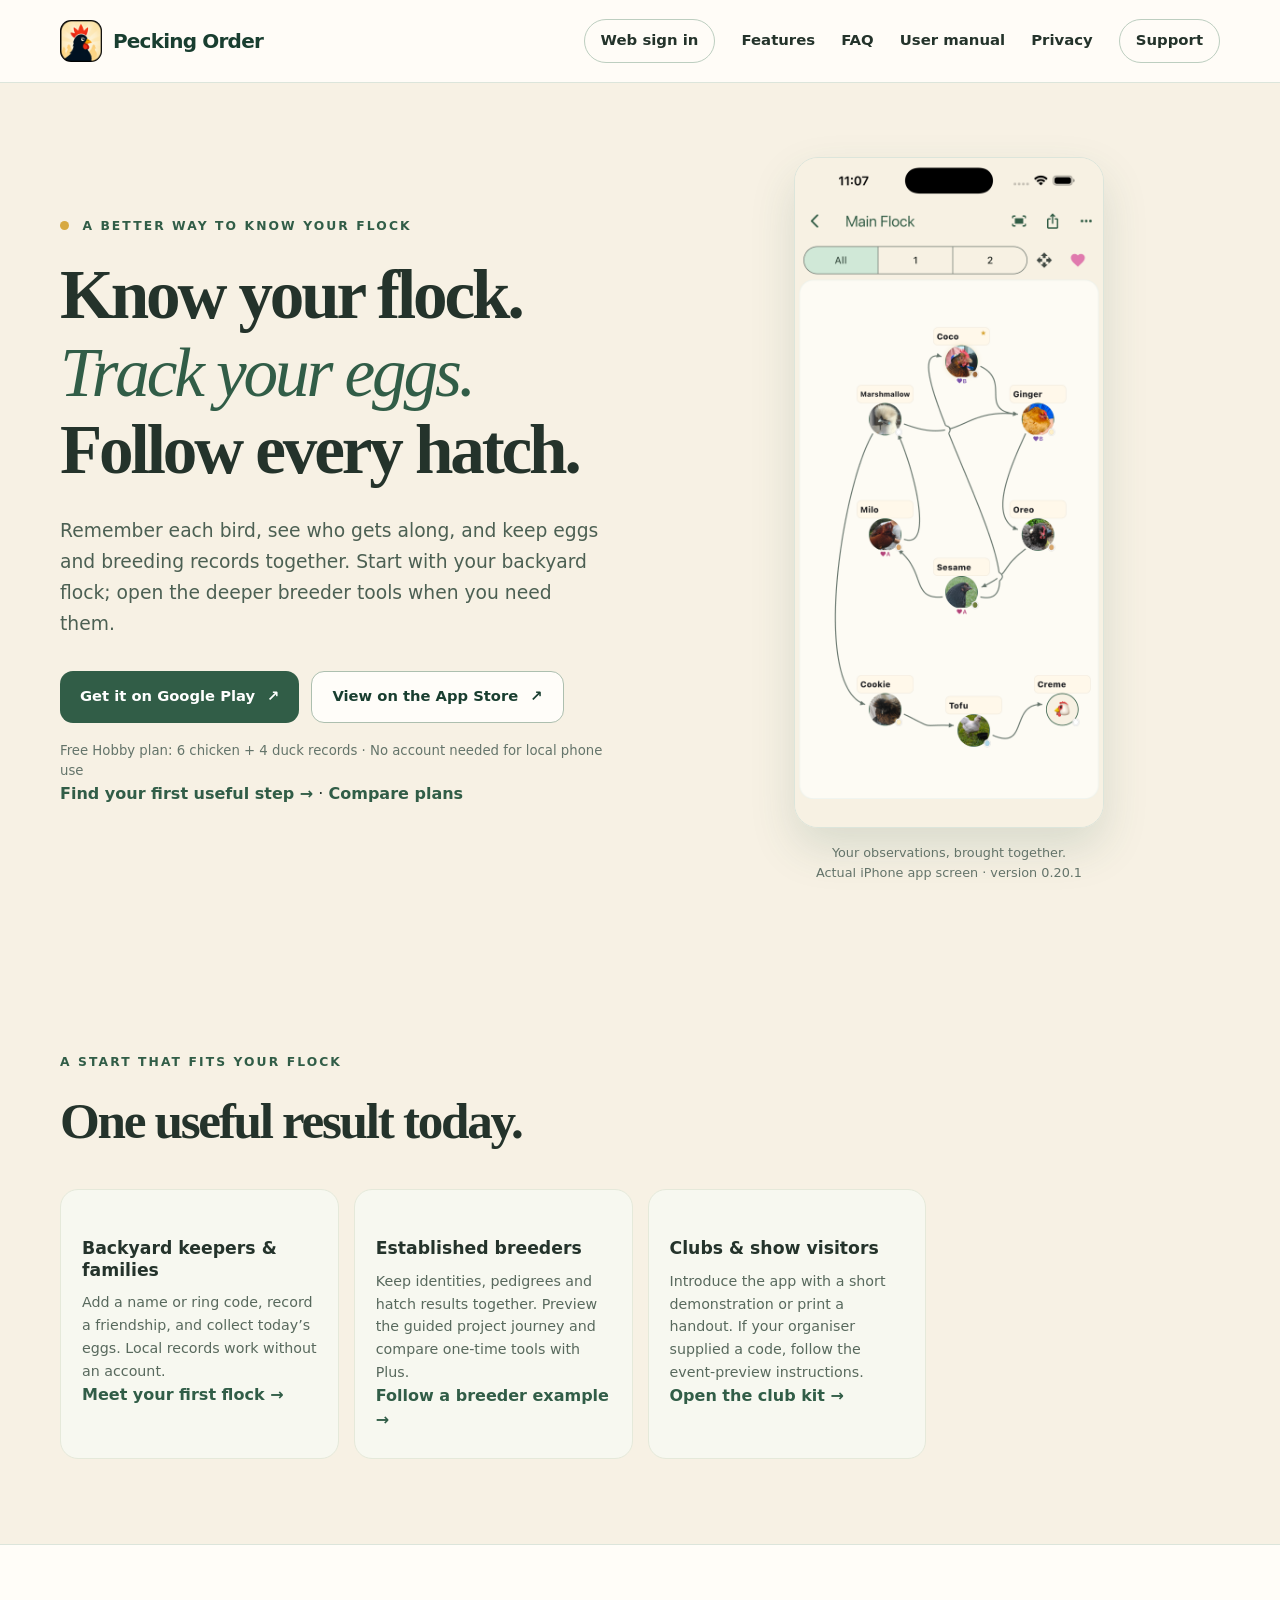
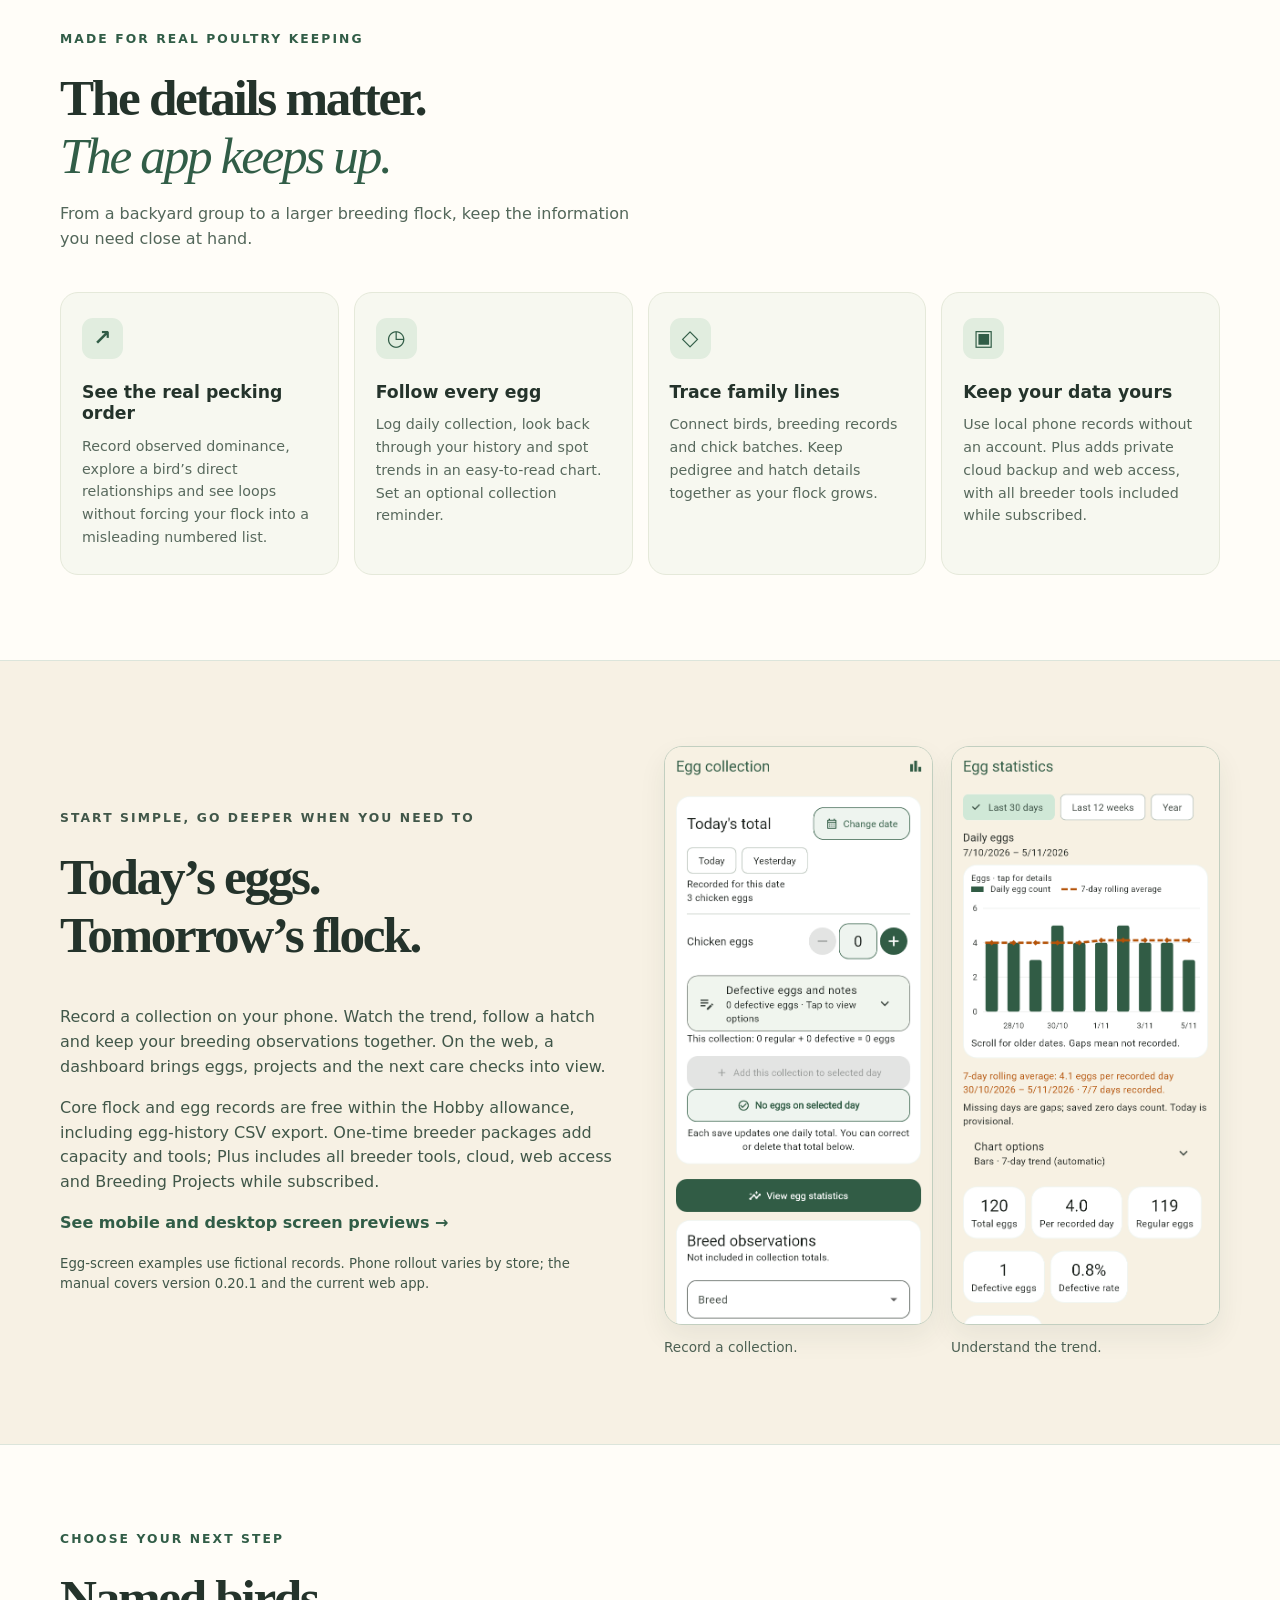
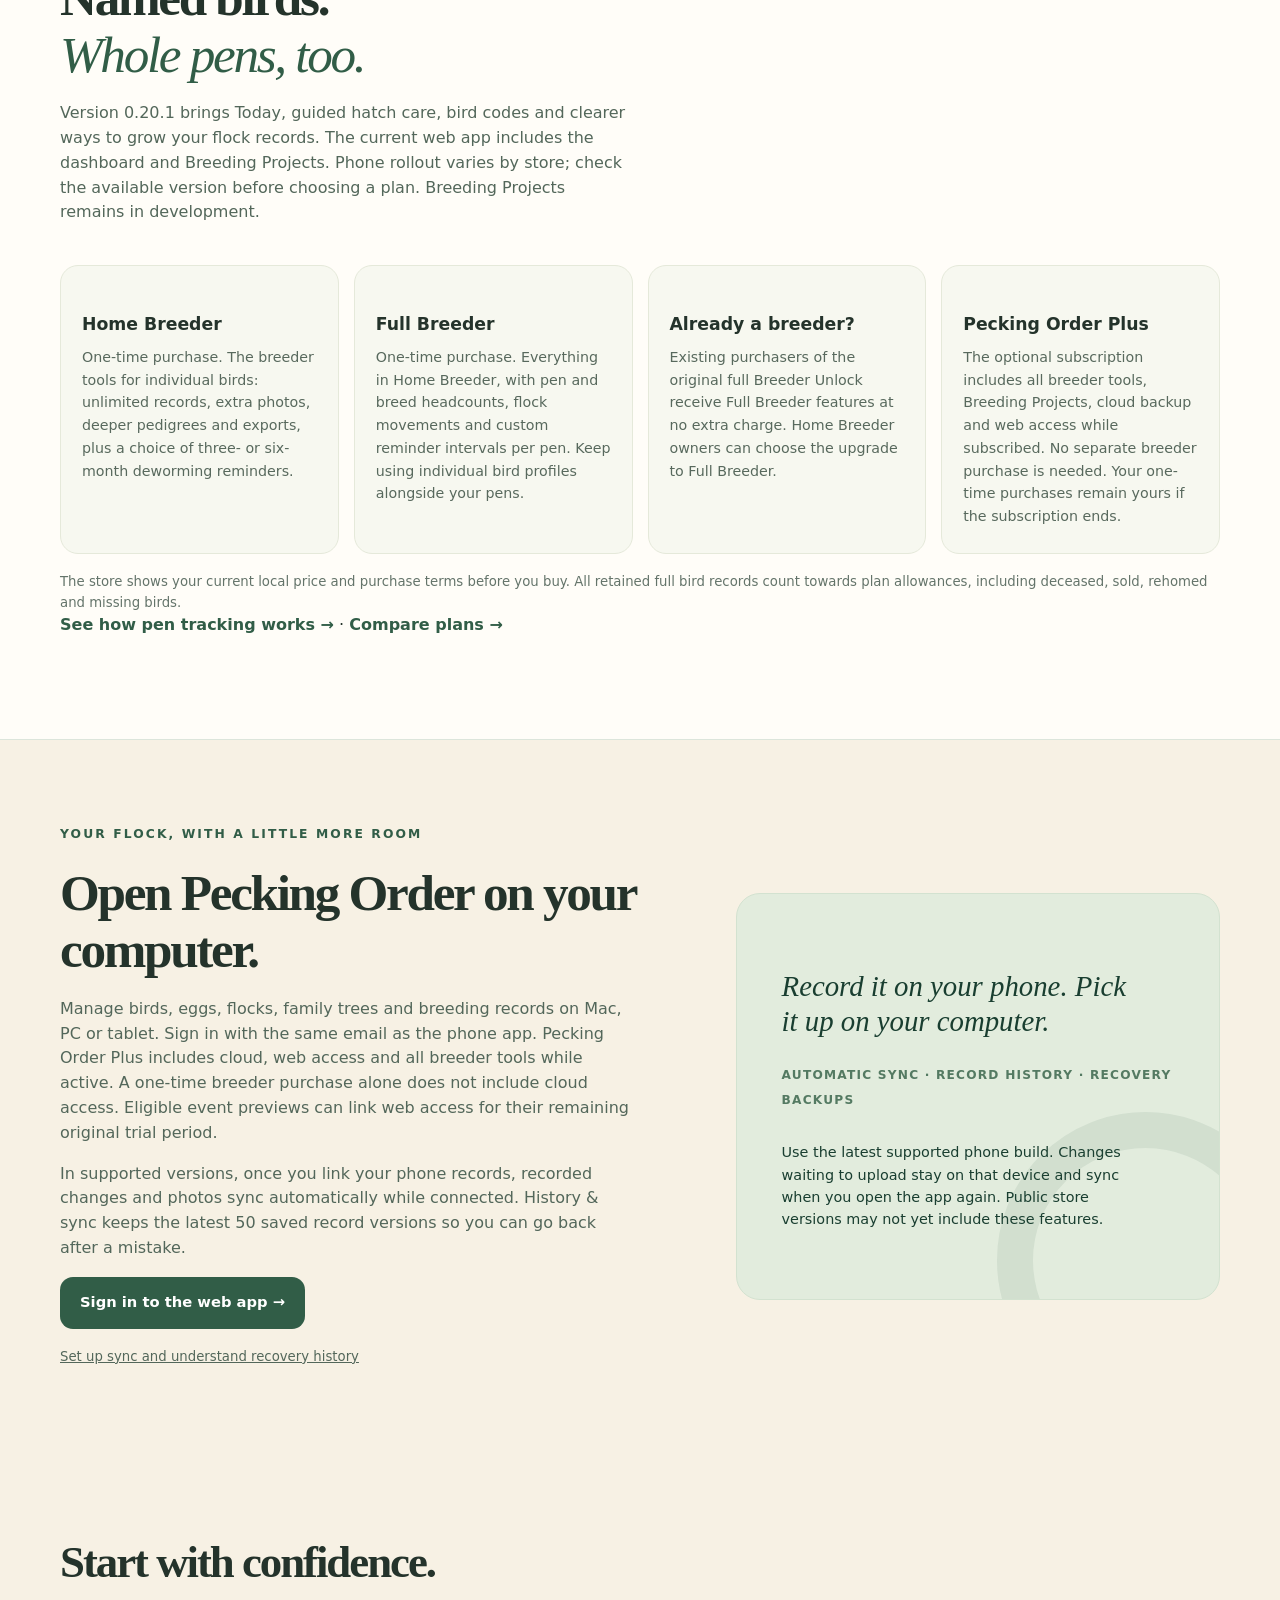
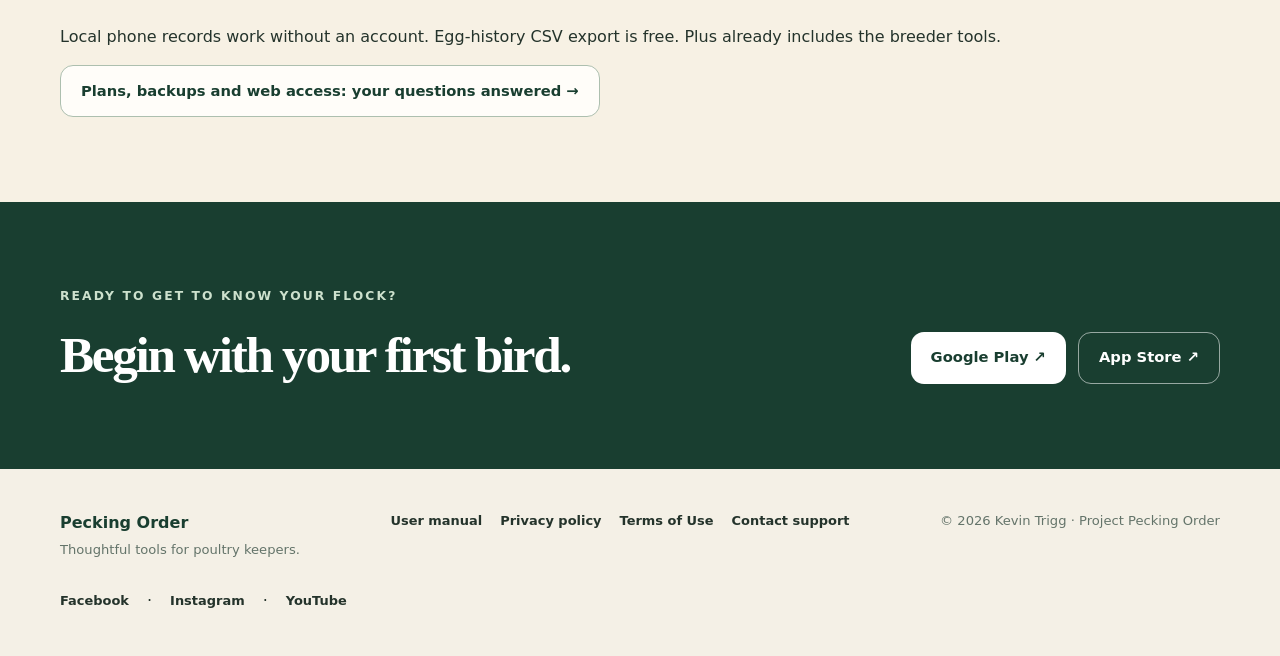
<file: index.html>
<!doctype html>
<html lang="en-NZ">
<head>
  <meta charset="utf-8">
  <meta name="viewport" content="width=device-width, initial-scale=1">
  <meta name="theme-color" content="#315d47">
  <meta name="description" content="Pecking Order helps poultry keepers record birds, eggs, breeding history and real flock relationships. Available for Android and iPhone.">
  <title>Chicken flock &amp; egg tracking app | Pecking Order</title>
  <meta property="og:title" content="Pecking Order — Know your flock">
  <meta property="og:description" content="Chicken records, egg charts, family trees and guided breeding projects. Free to start on Android and iPhone, with optional cloud and web access.">
  <meta property="og:type" content="website">
  <meta property="og:url" content="https://projectpeckingorder.com/">
  <meta property="og:image" content="https://projectpeckingorder.com/assets/desktop-dashboard.png">
  <meta name="twitter:card" content="summary_large_image">
  <script type="application/ld+json">{"@context":"https://schema.org","@type":"SoftwareApplication","name":"Pecking Order","url":"https://projectpeckingorder.com/","operatingSystem":"Android, iOS, Web","applicationCategory":"LifestyleApplication","description":"A poultry flock management app for bird records, egg collection, pecking-order relationships, family trees and breeding projects.","image":"https://projectpeckingorder.com/assets/pecking-order-icon.png","screenshot":["https://projectpeckingorder.com/assets/iphone-pecking-order.png","https://projectpeckingorder.com/assets/mobile-statistics.png","https://projectpeckingorder.com/assets/desktop-dashboard.png"],"softwareHelp":{"@type":"CreativeWork","url":"https://projectpeckingorder.com/user-manual.html"},"author":{"@type":"Organization","name":"Project Pecking Order","url":"https://projectpeckingorder.com/"}}</script>
  <link rel="canonical" href="https://projectpeckingorder.com/">
  <link rel="icon" type="image/png" href="assets/app-icon-small.png">
  <link rel="stylesheet" href="styles.css">
</head>
<body>
  <a class="skip-link" href="#main">Skip to content</a>
  <header class="site-header">
    <div class="shell header-inner">
      <a class="brand" href="index.html" aria-label="Pecking Order home"><img src="assets/app-icon-small.png" alt="" width="42" height="42"><span>Pecking Order</span></a>
      <nav aria-label="Main navigation"><a class="nav-contact" href="https://app.projectpeckingorder.com">Web sign in</a><a href="features.html">Features</a><a href="faq.html">FAQ</a><a href="user-manual.html">User manual</a><a href="privacy-policy.html">Privacy</a><a class="nav-contact" href="mailto:support@projectpeckingorder.com">Support</a></nav>
    </div>
  </header>

  <main id="main">
    <section class="hero shell" aria-labelledby="hero-title">
      <div class="hero-copy">
        <p class="eyebrow"><span class="eyebrow-mark" aria-hidden="true"></span> A better way to know your flock</p>
        <h1 id="hero-title">Know your flock.<br><em>Track your eggs.</em><br>Follow every hatch.</h1>
        <p class="hero-intro">Remember each bird, see who gets along, and keep eggs and breeding records together. Start with your backyard flock; open the deeper breeder tools when you need them.</p>
        <div class="actions"><a class="button button-primary" href="https://play.google.com/store/apps/details?id=com.projectpeckingorder.app">Get it on Google Play <span aria-hidden="true">↗</span></a><a class="button button-outline" href="https://apps.apple.com/app/id6800642186">View on the App Store <span aria-hidden="true">↗</span></a></div>
        <p class="hero-note">Free Hobby plan: 6 chicken + 4 duck records · No account needed for local phone use</p>
        <p><a class="text-link" href="start-here.html">Find your first useful step <span aria-hidden="true">→</span></a> · <a class="text-link" href="features.html#plans">Compare plans</a></p>
      </div>
      <figure class="hero-phone"><a href="assets/iphone-pecking-order.png"><img src="assets/iphone-pecking-order.png" width="1320" height="2868" fetchpriority="high" alt="Pecking Order on iPhone: Coco, Ginger and their flock connected by observed dominance arrows and friendship hearts"></a><figcaption>Your observations, brought together.<br>Actual iPhone app screen · version 0.20.1</figcaption></figure>
    </section>

    <section class="section shell" aria-labelledby="start-title"><div class="section-heading"><p class="eyebrow">A start that fits your flock</p><h2 id="start-title">One useful result today.</h2></div><div class="feature-grid">
      <article class="feature-card"><h3>Backyard keepers &amp; families</h3><p>Add a name or ring code, record a friendship, and collect today’s eggs. Local records work without an account.</p><a class="text-link" href="start-here.html#backyard">Meet your first flock →</a></article>
      <article class="feature-card"><h3>Established breeders</h3><p>Keep identities, pedigrees and hatch results together. Preview the guided project journey and compare one-time tools with Plus.</p><a class="text-link" href="start-here.html#breeders">Follow a breeder example →</a></article>
      <article class="feature-card"><h3>Clubs &amp; show visitors</h3><p>Introduce the app with a short demonstration or print a handout. If your organiser supplied a code, follow the event-preview instructions.</p><a class="text-link" href="club-kit.html">Open the club kit →</a></article>
    </div></section>
    <section class="section feature-section" id="features" aria-labelledby="features-title"><div class="shell">
      <div class="section-heading"><p class="eyebrow">Made for real poultry keeping</p><h2 id="features-title">The details matter.<br><em>The app keeps up.</em></h2><p>From a backyard group to a larger breeding flock, keep the information you need close at hand.</p></div>
      <div class="feature-grid">
        <article class="feature-card"><span class="feature-icon" aria-hidden="true">↗</span><h3>See the real pecking order</h3><p>Record observed dominance, explore a bird’s direct relationships and see loops without forcing your flock into a misleading numbered list.</p></article>
        <article class="feature-card"><span class="feature-icon" aria-hidden="true">◷</span><h3>Follow every egg</h3><p>Log daily collection, look back through your history and spot trends in an easy-to-read chart. Set an optional collection reminder.</p></article>
        <article class="feature-card"><span class="feature-icon" aria-hidden="true">◇</span><h3>Trace family lines</h3><p>Connect birds, breeding records and chick batches. Keep pedigree and hatch details together as your flock grows.</p></article>
        <article class="feature-card"><span class="feature-icon" aria-hidden="true">▣</span><h3>Keep your data yours</h3><p>Use local phone records without an account. Plus adds private cloud backup and web access, with all breeder tools included while subscribed.</p></article>
      </div>
    </div></section>

    <section class="section shell screen-story" aria-labelledby="closer-title"><div><p class="eyebrow">Start simple, go deeper when you need to</p><h2 id="closer-title">Today’s eggs.<br>Tomorrow’s flock.</h2><p>Record a collection on your phone. Watch the trend, follow a hatch and keep your breeding observations together. On the web, a dashboard brings eggs, projects and the next care checks into view.</p><p>Core flock and egg records are free within the Hobby allowance, including egg-history CSV export. One-time breeder packages add capacity and tools; Plus includes all breeder tools, cloud, web access and Breeding Projects while subscribed.</p><a class="text-link" href="features.html">See mobile and desktop screen previews →</a><p class="hero-note">Egg-screen examples use fictional records. Phone rollout varies by store; the manual covers version 0.20.1 and the current web app.</p></div><div class="phone-pair"><figure><img src="assets/mobile-eggs.png" width="585" height="1266" loading="lazy" decoding="async" alt="Egg collection on a phone with clear expandable defective-egg options"><figcaption>Record a collection.</figcaption></figure><figure><img src="assets/mobile-statistics.png" width="585" height="1266" loading="lazy" decoding="async" alt="Phone egg chart showing daily production and its rolling average"><figcaption>Understand the trend.</figcaption></figure></div></section>

    <section class="section feature-section" id="testing" aria-labelledby="testing-title"><div class="shell">
      <div class="section-heading"><p class="eyebrow">Choose your next step</p><h2 id="testing-title">Named birds.<br><em>Whole pens, too.</em></h2><p>Version 0.20.1 brings Today, guided hatch care, bird codes and clearer ways to grow your flock records. The current web app includes the dashboard and Breeding Projects. Phone rollout varies by store; check the available version before choosing a plan. Breeding Projects remains in development.</p></div>
      <div class="feature-grid">
        <article class="feature-card"><h3>Home Breeder</h3><p>One-time purchase. The breeder tools for individual birds: unlimited records, extra photos, deeper pedigrees and exports, plus a choice of three- or six-month deworming reminders.</p></article>
        <article class="feature-card"><h3>Full Breeder</h3><p>One-time purchase. Everything in Home Breeder, with pen and breed headcounts, flock movements and custom reminder intervals per pen. Keep using individual bird profiles alongside your pens.</p></article>
        <article class="feature-card"><h3>Already a breeder?</h3><p>Existing purchasers of the original full Breeder Unlock receive Full Breeder features at no extra charge. Home Breeder owners can choose the upgrade to Full Breeder.</p></article>
        <article class="feature-card"><h3>Pecking Order Plus</h3><p>The optional subscription includes all breeder tools, Breeding Projects, cloud backup and web access while subscribed. No separate breeder purchase is needed. Your one-time purchases remain yours if the subscription ends.</p></article>
      </div>
      <p class="hero-note">The store shows your current local price and purchase terms before you buy. All retained full bird records count towards plan allowances, including deceased, sold, rehomed and missing birds.</p>
      <p><a class="text-link" href="user-manual.html#groups">See how pen tracking works →</a> · <a class="text-link" href="user-manual.html#plans-purchases">Compare plans →</a></p>
    </div></section>

    <section class="section closer shell" id="web"><div class="closer-copy"><p class="eyebrow">Your flock, with a little more room</p><h2>Open Pecking Order on your computer.</h2><p>Manage birds, eggs, flocks, family trees and breeding records on Mac, PC or tablet. Sign in with the same email as the phone app. Pecking Order Plus includes cloud, web access and all breeder tools while active. A one-time breeder purchase alone does not include cloud access. Eligible event previews can link web access for their remaining original trial period.</p><p>In supported versions, once you link your phone records, recorded changes and photos sync automatically while connected. History &amp; sync keeps the latest 50 saved record versions so you can go back after a mistake.</p><a class="button button-primary" href="https://app.projectpeckingorder.com">Sign in to the web app →</a><p class="hero-note"><a href="user-manual.html#cloud-sync">Set up sync and understand recovery history</a></p></div><div class="closer-card"><p>Record it on your phone. Pick it up on your computer.</p><span class="closer-caption">Automatic sync · Record history · Recovery backups</span><p style="font:inherit;font-size:.9rem">Use the latest supported phone build. Changes waiting to upload stay on that device and sync when you open the app again. Public store versions may not yet include these features.</p></div></section>
    <section class="section shell launch-answers"><h2>Start with confidence.</h2><p>Local phone records work without an account. Egg-history CSV export is free. Plus already includes the breeder tools.</p><a class="button button-outline" href="faq.html">Plans, backups and web access: your questions answered →</a></section>
    <section class="section cta-band"><div class="shell cta-inner"><div><p class="eyebrow">Ready to get to know your flock?</p><h2>Begin with your first bird.</h2></div><div class="actions"><a class="button button-light" href="https://play.google.com/store/apps/details?id=com.projectpeckingorder.app">Google Play ↗</a><a class="button button-ghost" href="https://apps.apple.com/app/id6800642186">App Store ↗</a></div></div></section>
  </main>

  <footer class="site-footer"><div class="shell footer-inner"><div><strong>Pecking Order</strong><p>Thoughtful tools for poultry keepers.</p></div><nav aria-label="Footer navigation"><a href="user-manual.html">User manual</a><a href="privacy-policy.html">Privacy policy</a><a href="terms-of-use.html">Terms of Use</a><a href="mailto:support@projectpeckingorder.com">Contact support</a></nav><small>© 2026 Kevin Trigg · Project Pecking Order</small><nav aria-label="Pecking Order on social media"><a href="https://www.facebook.com/profile.php?id=61596296922571">Facebook</a> · <a href="https://www.instagram.com/peckingorderflockmanager/">Instagram</a> · <a href="https://www.youtube.com/@PeckingOrderFlockManager">YouTube</a></nav></div></footer>
</body>
</html>
</file>
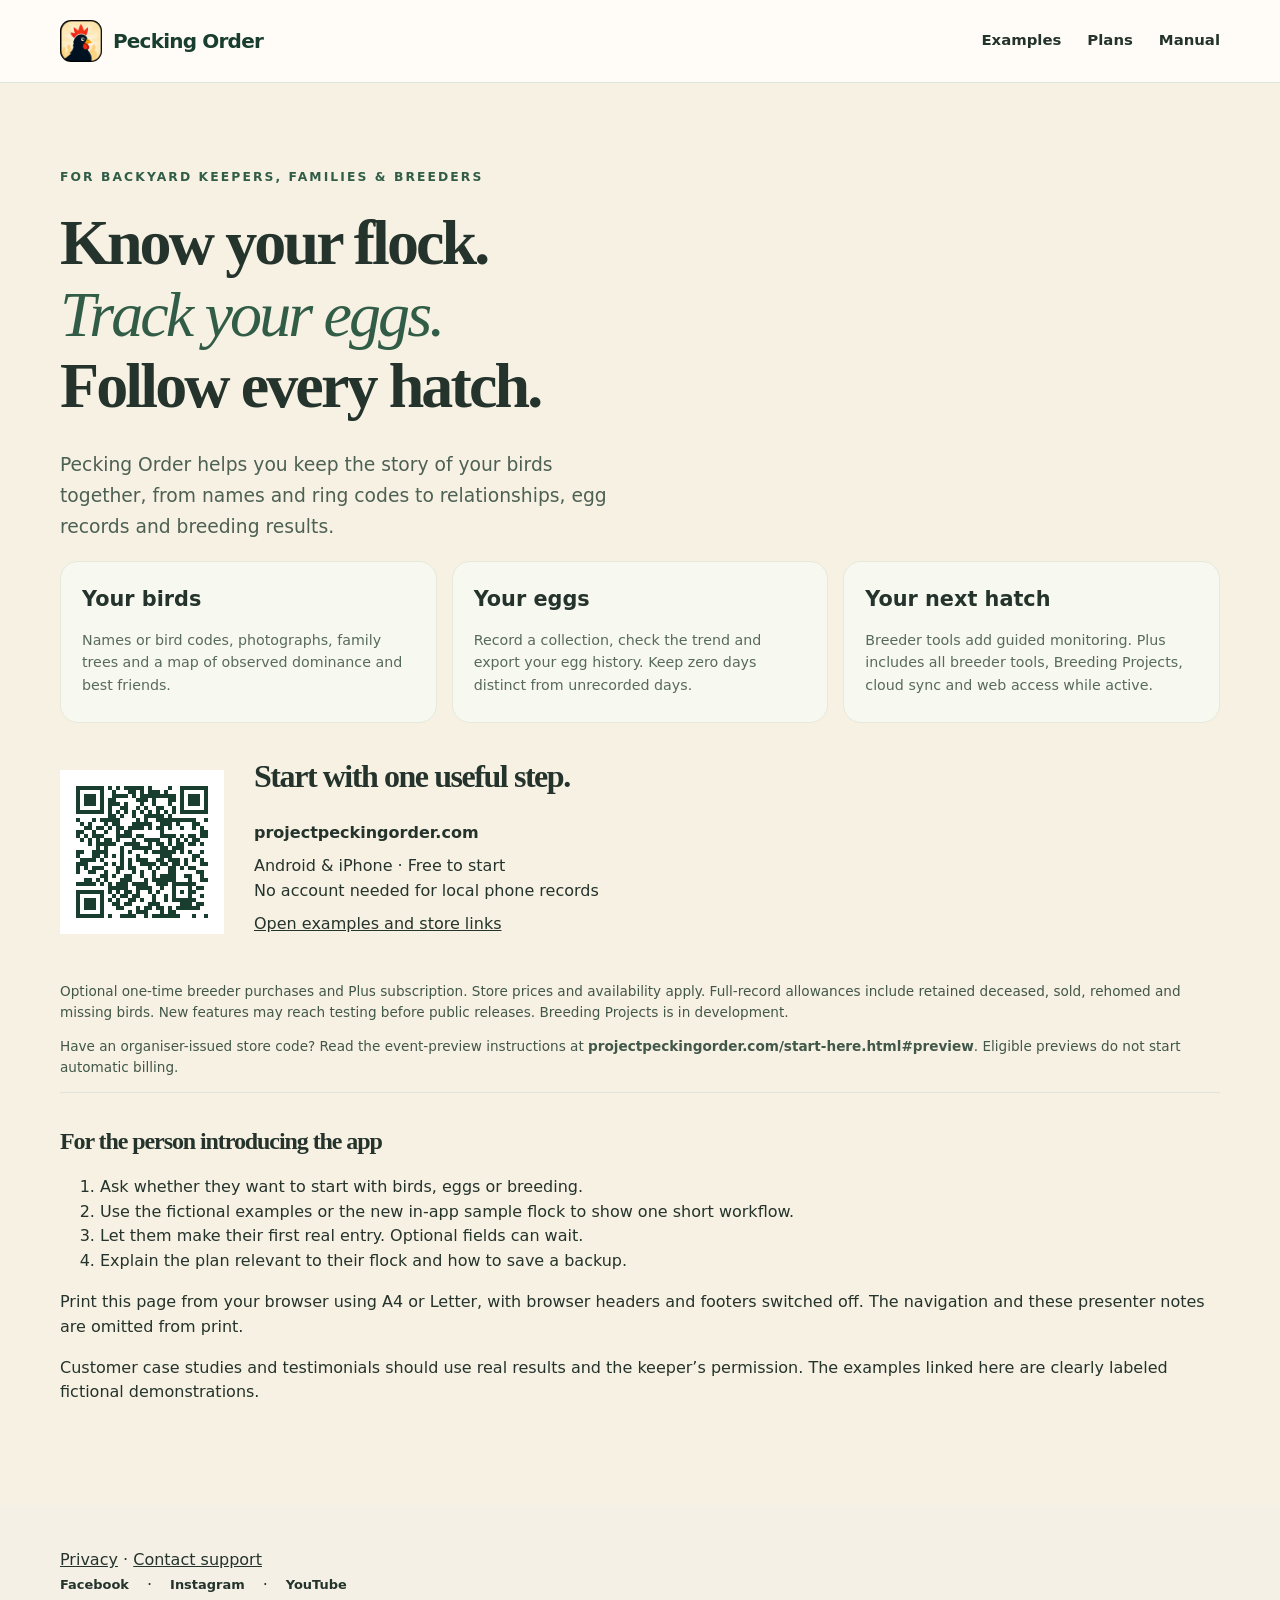
<file: club-kit.html>
<!doctype html>
<html lang="en-NZ"><head><meta charset="utf-8"><meta name="viewport" content="width=device-width, initial-scale=1"><title>Club &amp; poultry show introduction kit | Pecking Order</title><meta name="description" content="A printable Pecking Order introduction for poultry clubs, breeders and families, with a QR link and a simple flock, eggs and hatch demonstration."><link rel="canonical" href="https://projectpeckingorder.com/club-kit.html"><link rel="stylesheet" href="styles.css"><link rel="icon" href="assets/app-icon-small.png"></head>
<body><header class="site-header no-print"><div class="shell header-inner"><a class="brand" href="index.html"><img src="assets/app-icon-small.png" alt="" width="42" height="42"><span>Pecking Order</span></a><nav><a href="start-here.html">Examples</a><a href="features.html#plans">Plans</a><a href="user-manual.html">Manual</a></nav></div></header><main class="shell section club-sheet"><p class="eyebrow">For backyard keepers, families &amp; breeders</p><h1>Know your flock.<br><em>Track your eggs.</em><br>Follow every hatch.</h1><p class="hero-intro">Pecking Order helps you keep the story of your birds together, from names and ring codes to relationships, egg records and breeding results.</p>
<div class="feature-grid"><article class="feature-card"><h2>Your birds</h2><p>Names or bird codes, photographs, family trees and a map of observed dominance and best friends.</p></article><article class="feature-card"><h2>Your eggs</h2><p>Record a collection, check the trend and export your egg history. Keep zero days distinct from unrecorded days.</p></article><article class="feature-card"><h2>Your next hatch</h2><p>Breeder tools add guided monitoring. Plus includes all breeder tools, Breeding Projects, cloud sync and web access while active.</p></article></div>
<div class="club-qr"><img src="assets/start-here-qr.svg" alt="QR code linking to projectpeckingorder.com/start-here.html" width="164" height="164"><div><h2>Start with one useful step.</h2><p><strong>projectpeckingorder.com</strong></p><p>Android &amp; iPhone · Free to start<br>No account needed for local phone records</p><p><a href="start-here.html">Open examples and store links</a></p></div></div>
<p class="club-small">Optional one-time breeder purchases and Plus subscription. Store prices and availability apply. Full-record allowances include retained deceased, sold, rehomed and missing birds. New features may reach testing before public releases. Breeding Projects is in development.</p><p class="club-small">Have an organiser-issued store code? Read the event-preview instructions at <strong>projectpeckingorder.com/start-here.html#preview</strong>. Eligible previews do not start automatic billing.</p>
<aside class="no-print"><h2>For the person introducing the app</h2><ol><li>Ask whether they want to start with birds, eggs or breeding.</li><li>Use the fictional examples or the new in-app sample flock to show one short workflow.</li><li>Let them make their first real entry. Optional fields can wait.</li><li>Explain the plan relevant to their flock and how to save a backup.</li></ol><p>Print this page from your browser using A4 or Letter, with browser headers and footers switched off. The navigation and these presenter notes are omitted from print.</p><p>Customer case studies and testimonials should use real results and the keeper’s permission. The examples linked here are clearly labeled fictional demonstrations.</p></aside></main><footer class="site-footer no-print"><div class="shell"><a href="privacy-policy.html">Privacy</a> · <a href="mailto:support@projectpeckingorder.com">Contact support</a><nav aria-label="Pecking Order on social media"><a href="https://www.facebook.com/profile.php?id=61596296922571">Facebook</a> · <a href="https://www.instagram.com/peckingorderflockmanager/">Instagram</a> · <a href="https://www.youtube.com/@PeckingOrderFlockManager">YouTube</a></nav></div></footer></body></html>
</file>
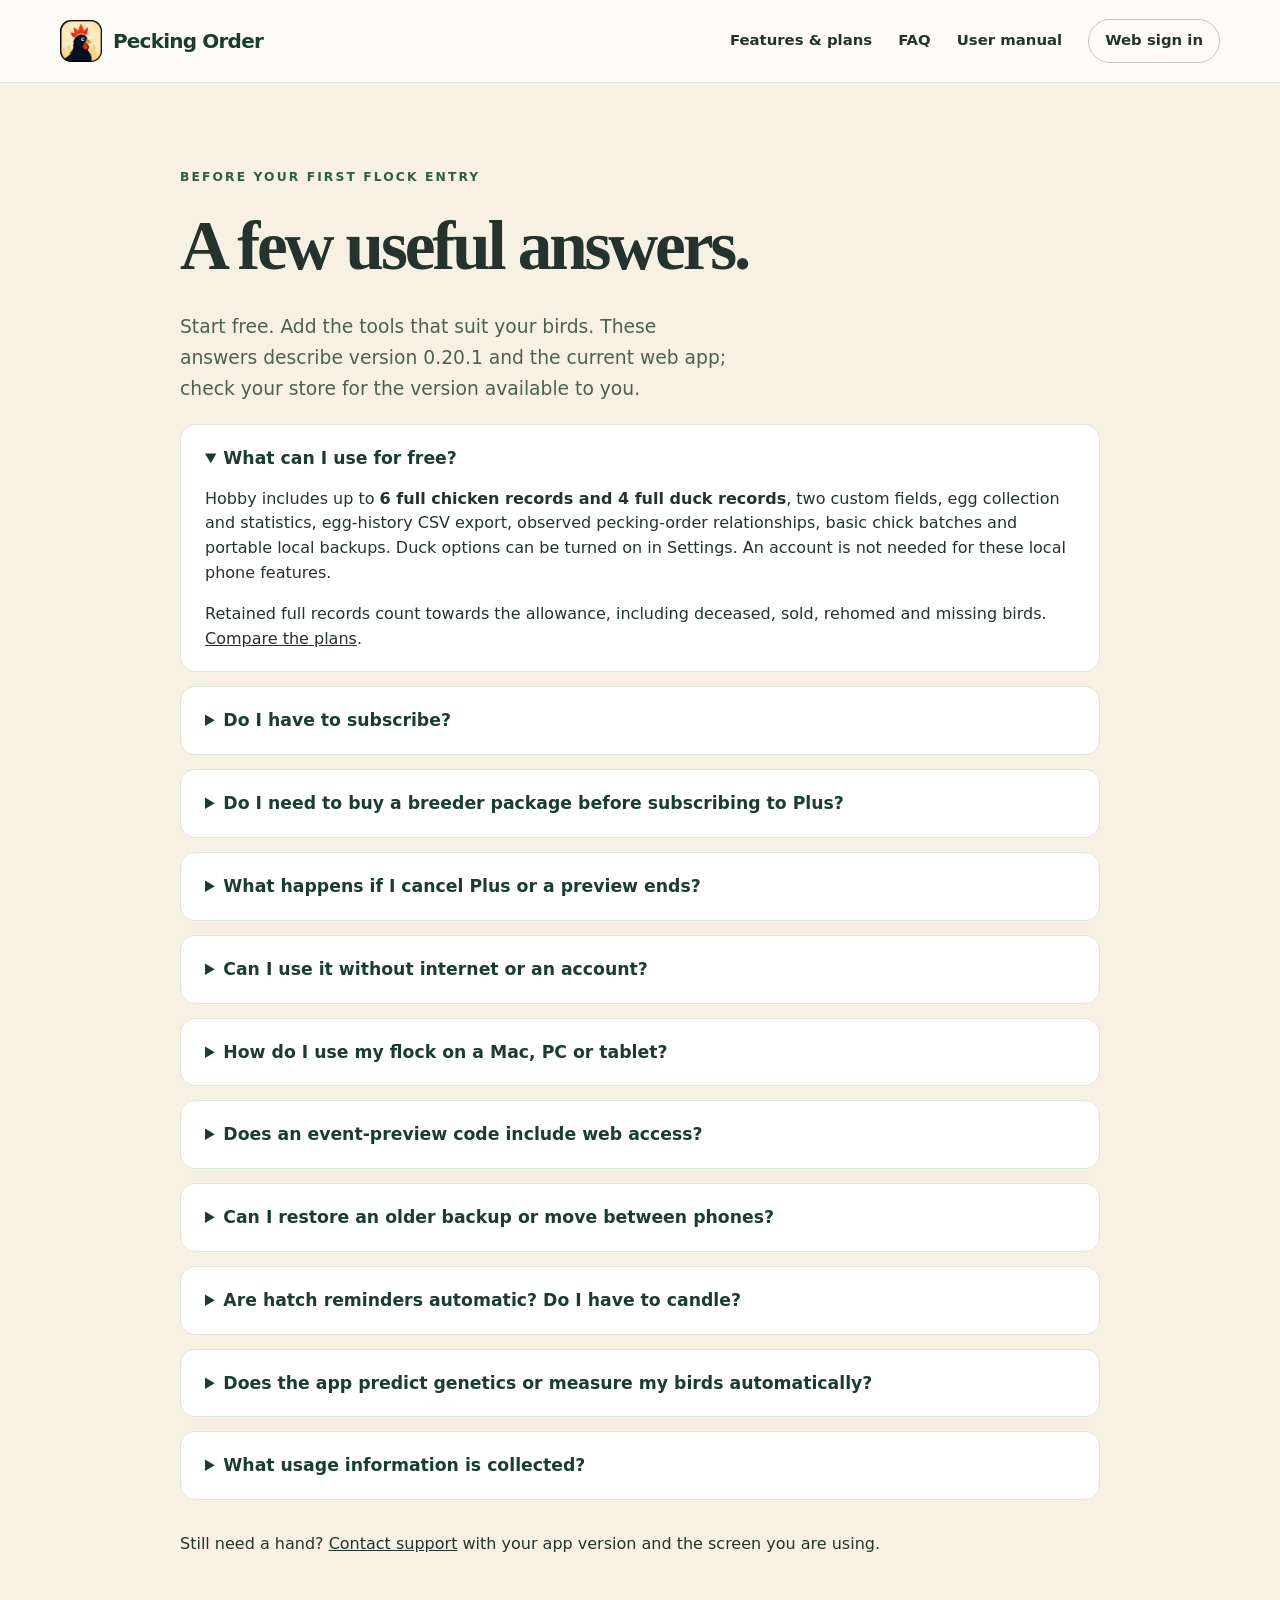
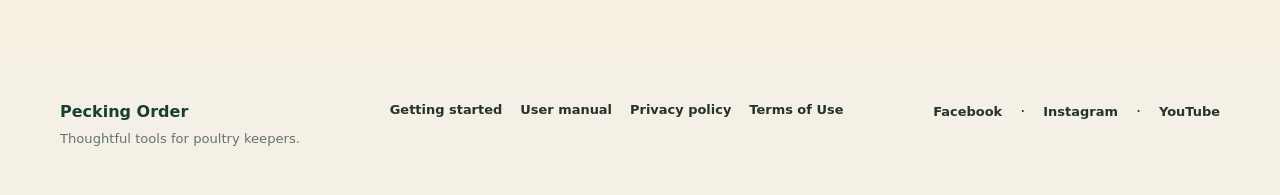
<file: faq.html>
<!doctype html>
<html lang="en-NZ">
<head>
  <meta charset="utf-8">
  <meta name="viewport" content="width=device-width, initial-scale=1">
  <title>Plans, offline use, web access &amp; backups: FAQ | Pecking Order</title>
  <meta name="description" content="What is free in Pecking Order? Compare one-time breeder purchases with Plus, learn about offline records, promo web access, backups and hatch reminders.">
  <link rel="canonical" href="https://projectpeckingorder.com/faq.html">
  <meta property="og:title" content="Your Pecking Order questions, answered">
  <meta property="og:description" content="Free flock and egg records, optional breeder tools, Plus and web access. Find the right starting point for your flock.">
  <meta property="og:type" content="website">
  <meta property="og:url" content="https://projectpeckingorder.com/faq.html">
  <meta property="og:image" content="https://projectpeckingorder.com/assets/desktop-dashboard.png">
  <link rel="icon" href="assets/app-icon-small.png">
  <link rel="stylesheet" href="styles.css">
</head>
<body>
  <a class="skip-link" href="#main">Skip to content</a>
  <header class="site-header"><div class="shell header-inner"><a class="brand" href="index.html"><img src="assets/app-icon-small.png" alt="" width="42" height="42"><span>Pecking Order</span></a><nav aria-label="Main navigation"><a href="features.html">Features &amp; plans</a><a href="faq.html" aria-current="page">FAQ</a><a href="user-manual.html">User manual</a><a class="nav-contact" href="https://app.projectpeckingorder.com">Web sign in</a></nav></div></header>
  <main id="main" class="section shell faq-page">
    <p class="eyebrow">Before your first flock entry</p><h1>A few useful answers.</h1>
    <p class="hero-intro">Start free. Add the tools that suit your birds. These answers describe version 0.20.1 and the current web app; check your store for the version available to you.</p>
    <div class="faq-list">
      <details open><summary>What can I use for free?</summary><p>Hobby includes up to <strong>6 full chicken records and 4 full duck records</strong>, two custom fields, egg collection and statistics, egg-history CSV export, observed pecking-order relationships, basic chick batches and portable local backups. Duck options can be turned on in Settings. An account is not needed for these local phone features.</p><p>Retained full records count towards the allowance, including deceased, sold, rehomed and missing birds. <a href="features.html#plans">Compare the plans</a>.</p></details>
      <details><summary>Do I have to subscribe?</summary><p>No. Use the free Hobby allowance or choose a one-time Home Breeder or Full Breeder purchase. Home Breeder adds unlimited individual records and breeder tools. Full Breeder also adds pen headcounts, movements and pen-specific records. Your one-time purchases do not expire.</p></details>
      <details><summary>Do I need to buy a breeder package before subscribing to Plus?</summary><p>No. <strong>Pecking Order Plus includes all Home and Full Breeder tools while active</strong>, along with cloud backup, record and photo sync, web access and Breeding Projects. You do not need a separate breeder purchase. Breeding Projects is an early-access feature in development.</p></details>
      <details><summary>What happens if I cancel Plus or a preview ends?</summary><p>Paid subscription access continues until the store-verified expiry; cancellation stops renewal. When access expires, Plus features, cloud sync and web editing stop. Your local flock records are kept and any one-time purchases remain yours. Retained records still count towards your remaining plan allowance, so adding records or using paid tools may require an upgrade.</p><p>You can still use portable backup files and download retained cloud backups after access ends, subject to the service's normal retention limits. Keep your own exported copies. See <a href="user-manual.html#cloud-sync">cloud history and recovery</a>.</p></details>
      <details><summary>Can I use it without internet or an account?</summary><p>Yes. Phone records and manual backups work locally. Internet is needed for store purchases, account sign-in and cloud access. Once linked, saved changes made offline wait on that device until the next successful sync. Finish a form using its Save or Record control; unfinished forms are not saved records.</p></details>
      <details><summary>How do I use my flock on a Mac, PC or tablet?</summary><p>In a supported phone version, open <strong>Settings → Plus, cloud &amp; web access</strong>, sign in and restore or activate your access. Link your phone records and let History &amp; sync finish. Then <a href="https://app.projectpeckingorder.com">sign in to the web app</a> with the same email. A permanent breeder purchase alone does not include cloud or web access.</p><p>On a new installation, download the existing linked flock when offered. Read any replacement confirmation carefully. A cloud archive backup and live record sync are separate: check History &amp; sync if another device has not updated.</p></details>
      <details><summary>Does an event-preview code include web access?</summary><p>An eligible store-verified event preview can link web access in <strong>version 0.20.0 or later</strong>. Redeem the code in its matching store, restore purchases in the app and sign in with the email you will use on the web. The original verified 30-day preview expiry applies to both; signing in later does not restart it.</p><p>The event preview ends without automatic billing. Store eligibility and campaign dates still apply. <a href="start-here.html#preview">Follow the redemption and linking steps</a>.</p></details>
      <details><summary>Can I restore an older backup or move between phones?</summary><p>The current app still reads supported older <code>.peckingorder</code> backups. In Settings, choose Restore backup and review the replacement warning. Version 0.20.0 and later saves a recovery copy before replacing the local records. Purchases are restored separately through the store that sold them; importing a backup does not transfer purchases between Apple and Google.</p><p><a href="user-manual.html#backup-restore">Backup and restore walkthrough</a>.</p></details>
      <details><summary>Are hatch reminders automatic? Do I have to candle?</summary><p>Guided hatch monitoring is a breeder feature. Suggested dates follow the set date, species and incubation method; review them for your birds and care routine. Guided reminders start enabled, but your device must permit notifications and you can change or disable reminders. Candling is optional: record it if performed, and continue without it otherwise. Expected hatch dates are estimates.</p><p><a href="user-manual.html#breeding-projects">Follow a breeding project from eggs to results</a>.</p></details>
      <details><summary>Does the app predict genetics or measure my birds automatically?</summary><p>No. You enter the birds, egg counts, observed relationships, parentage and breeding results. The app organises those observations into charts, maps and reports. A project helps you compare evidence across generations; it does not guarantee an inherited trait, egg colour or hatch outcome.</p></details>
      <details><summary>What usage information is collected?</summary><p>The app asks whether you want to share anonymous usage. If you agree, it sends limited feature-use counts, flock-size ranges and recognised breed categories. It does not include bird names, notes, photos or account details in those reports. Change your choice in Settings. Cloud records are a separate, optional service. <a href="privacy-policy.html">Read the privacy policy</a>.</p></details>
    </div>
    <p class="faq-support">Still need a hand? <a href="mailto:support@projectpeckingorder.com">Contact support</a> with your app version and the screen you are using.</p>
  </main>
  <footer class="site-footer"><div class="shell footer-inner"><div><strong>Pecking Order</strong><p>Thoughtful tools for poultry keepers.</p></div><nav aria-label="Footer navigation"><a href="start-here.html">Getting started</a><a href="user-manual.html">User manual</a><a href="privacy-policy.html">Privacy policy</a><a href="terms-of-use.html">Terms of Use</a></nav><nav aria-label="Pecking Order on social media"><a href="https://www.facebook.com/profile.php?id=61596296922571">Facebook</a> · <a href="https://www.instagram.com/peckingorderflockmanager/">Instagram</a> · <a href="https://www.youtube.com/@PeckingOrderFlockManager">YouTube</a></nav></div></footer>
</body>
</html>
</file>
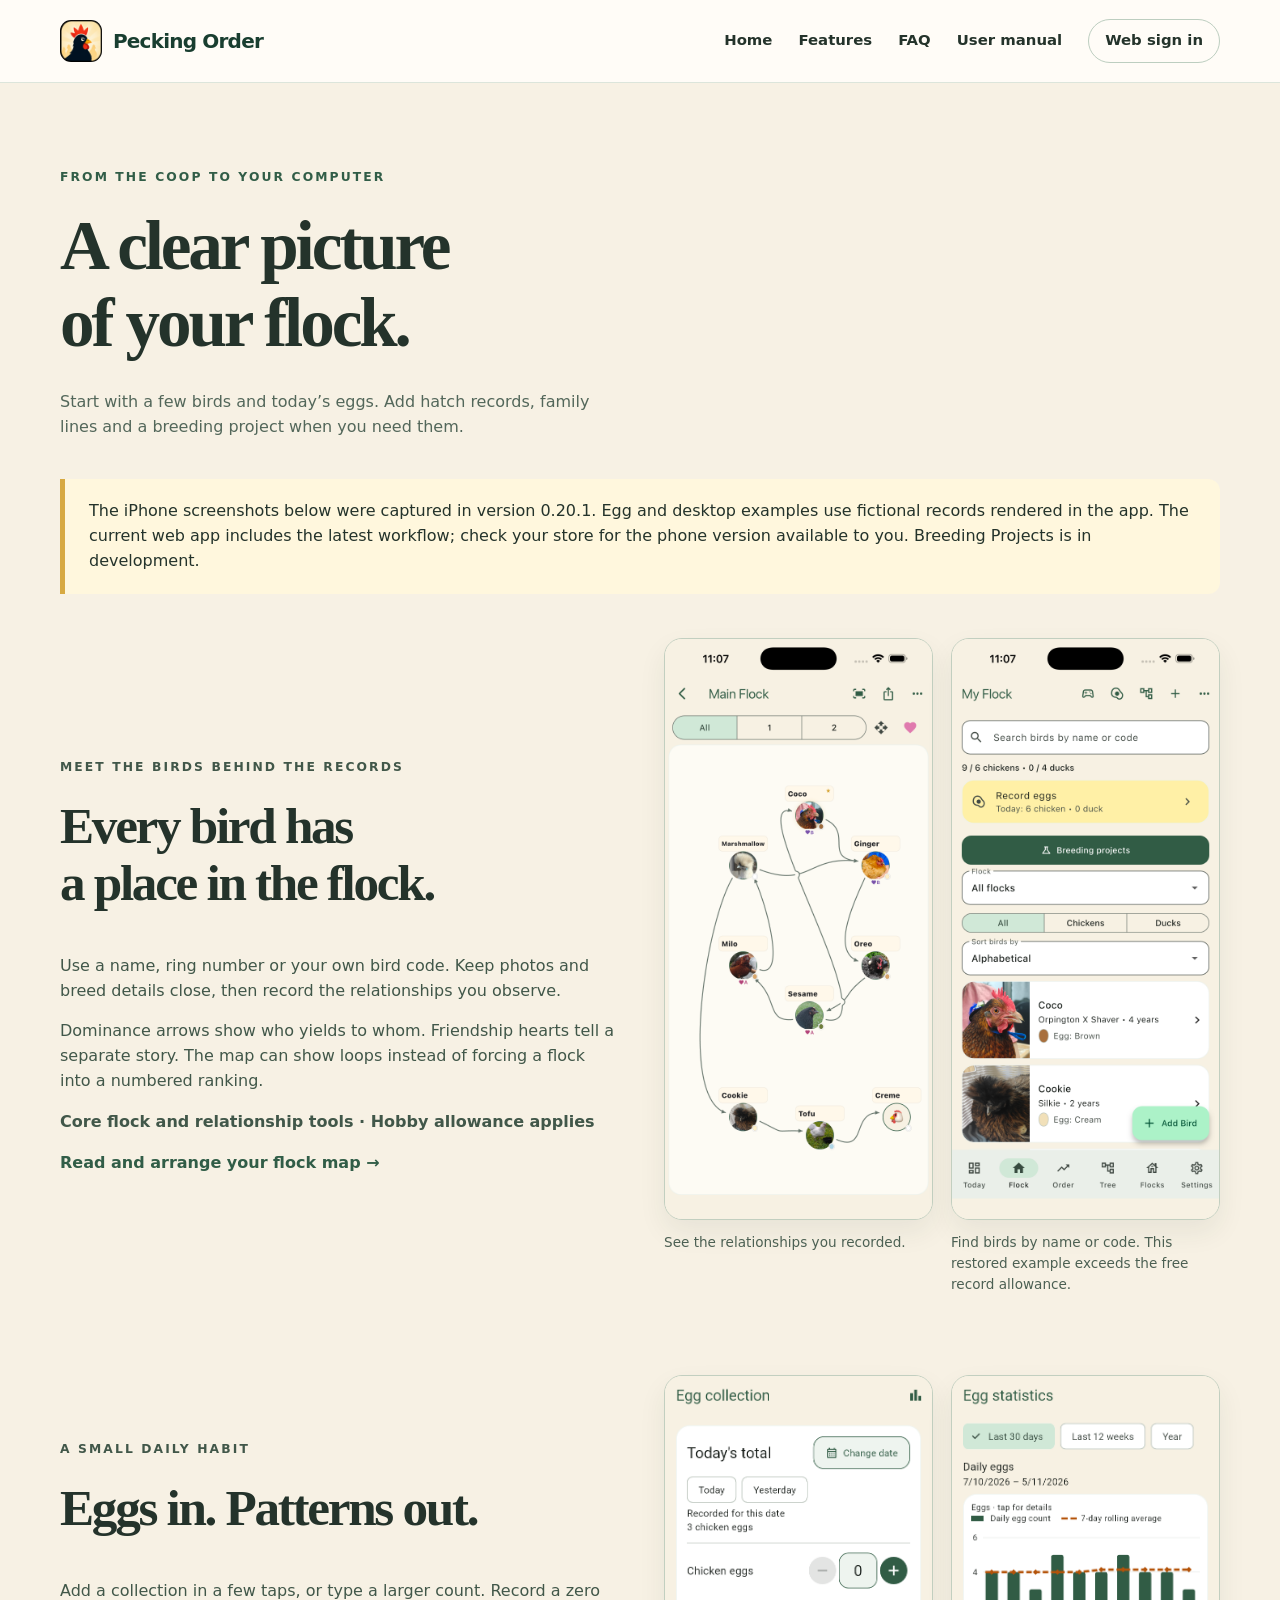
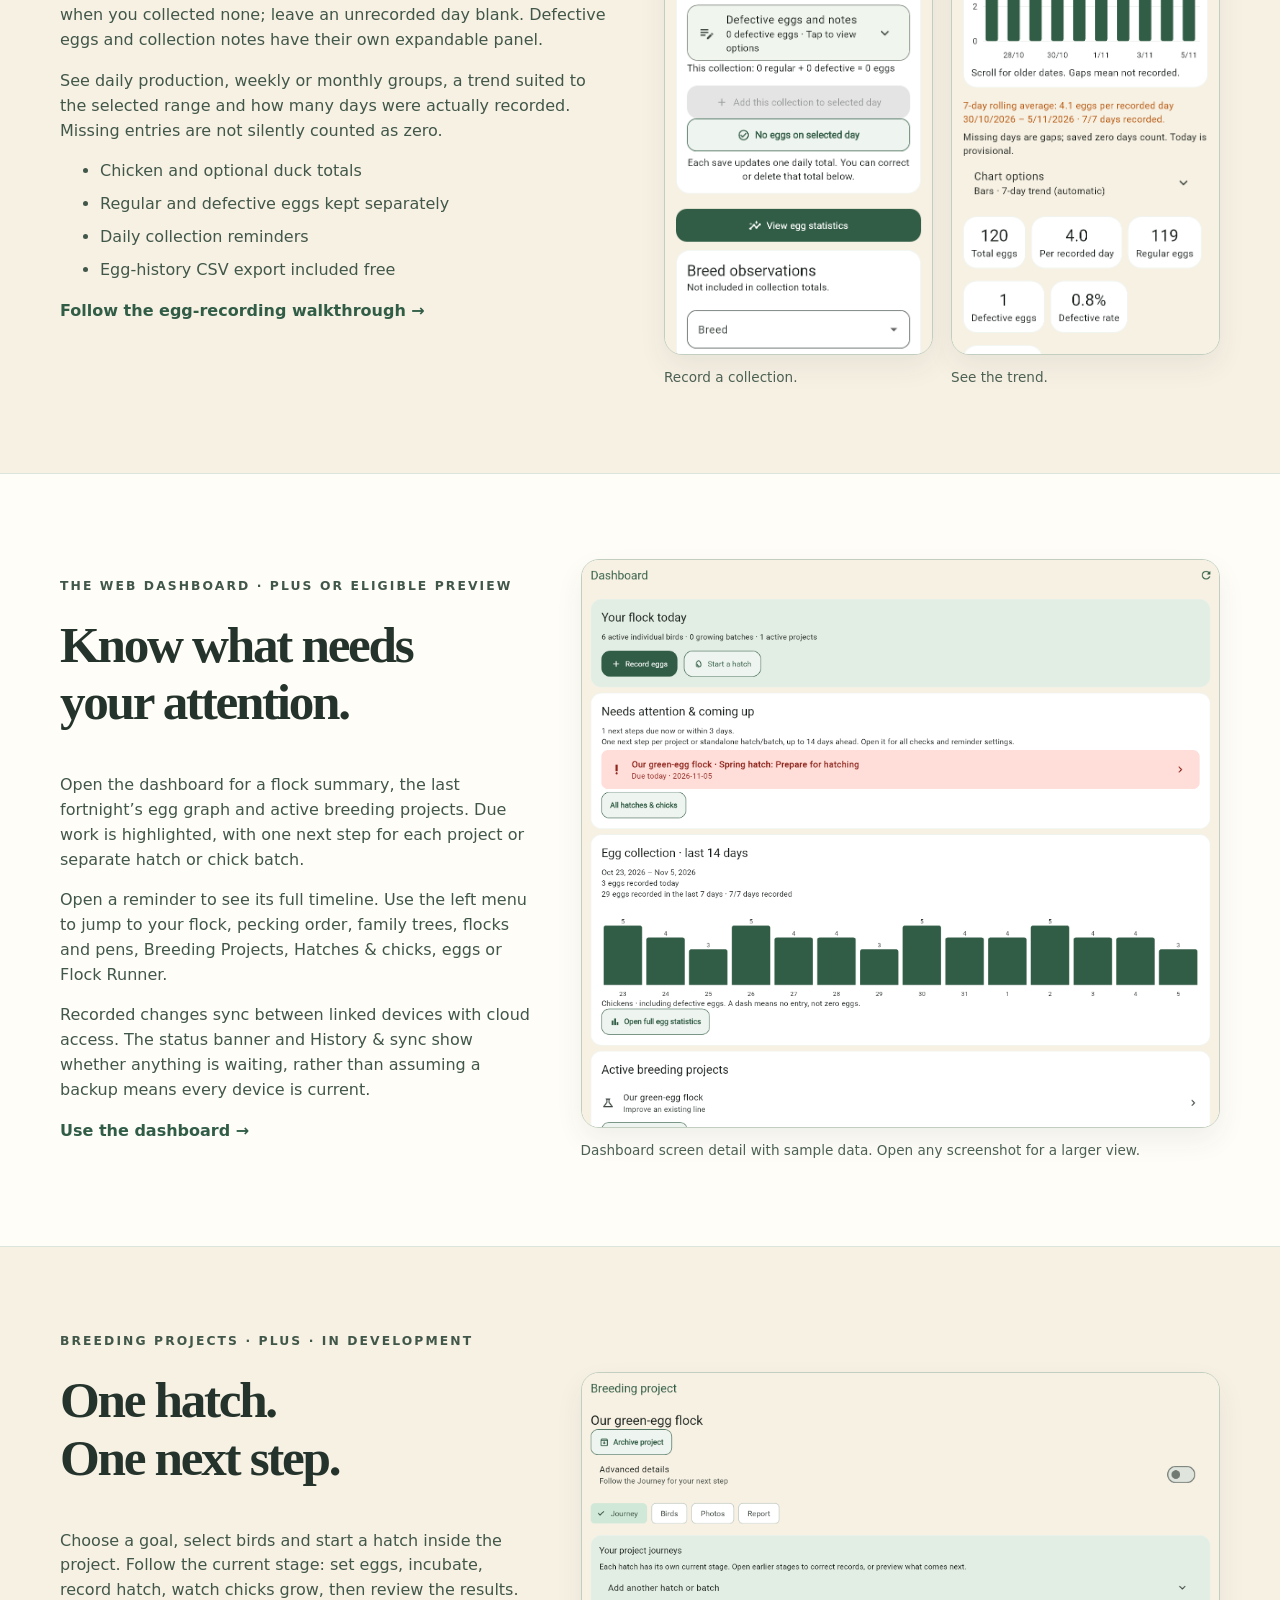
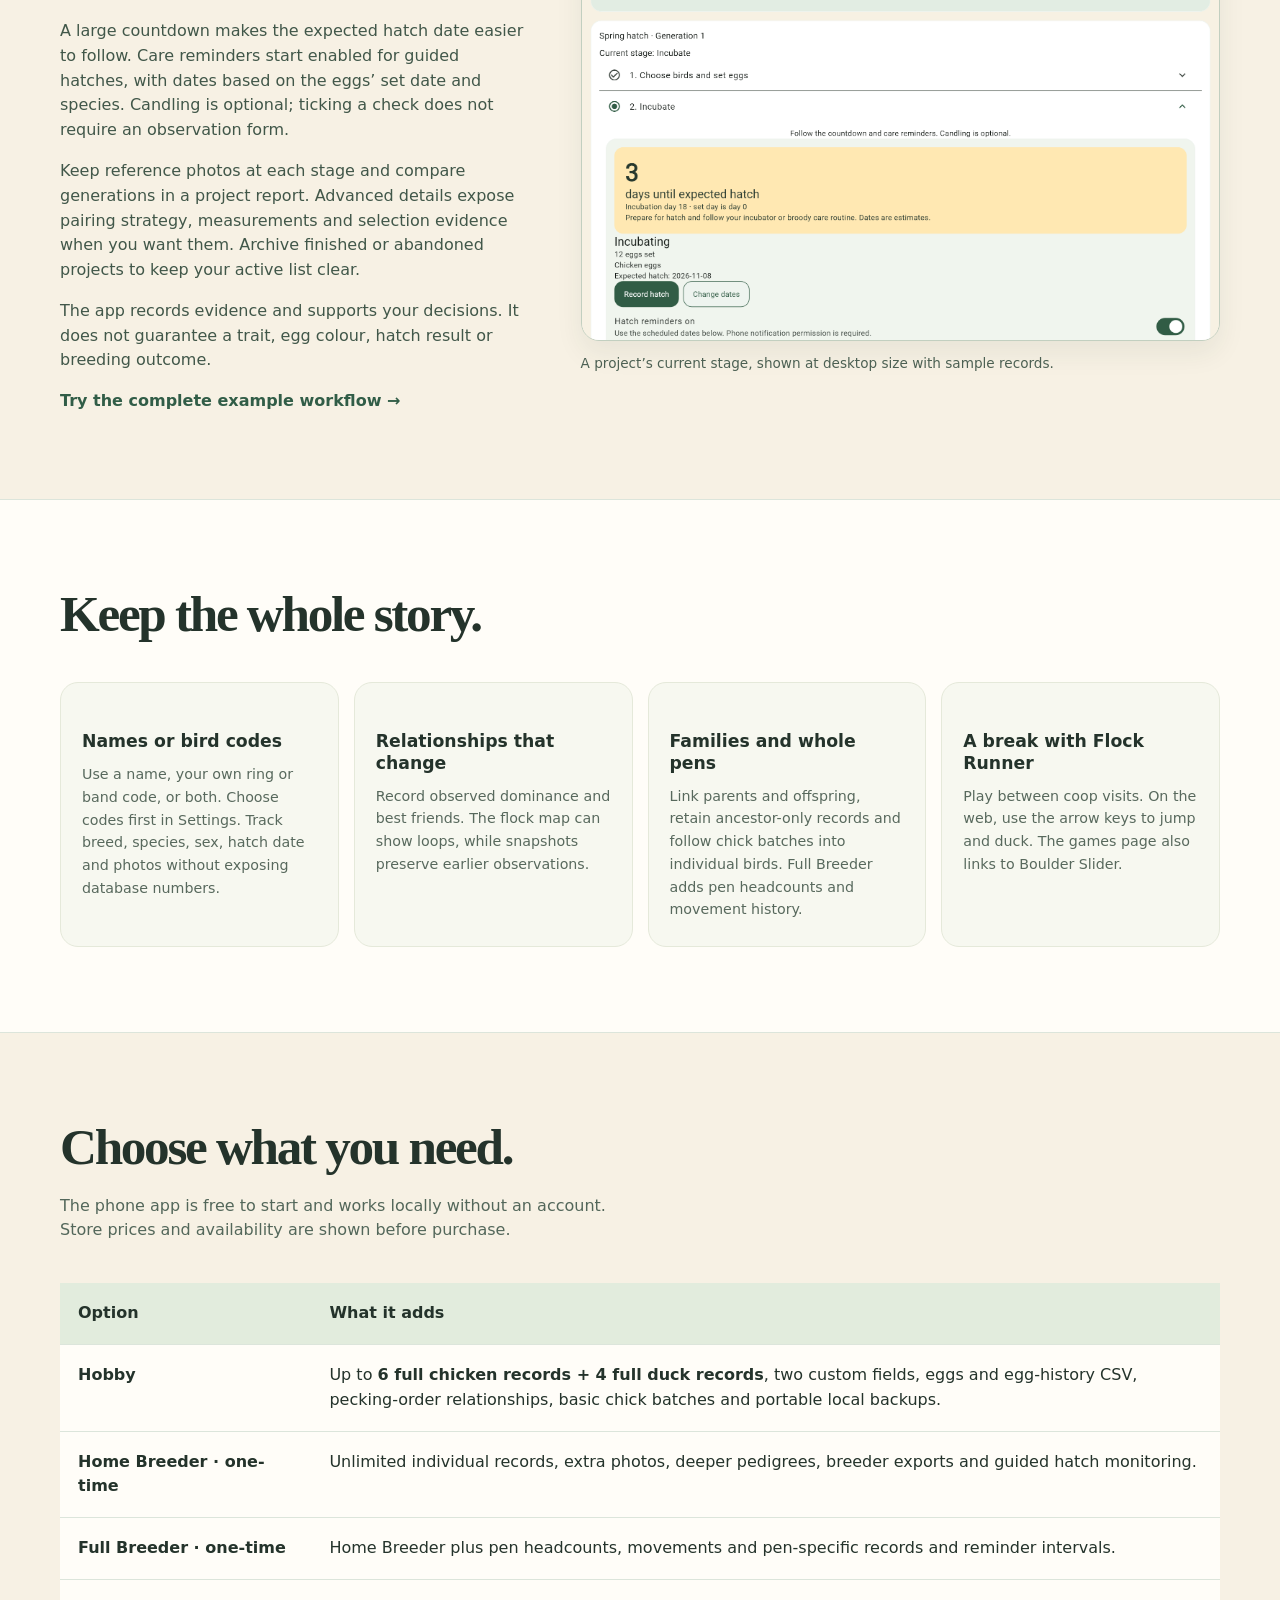
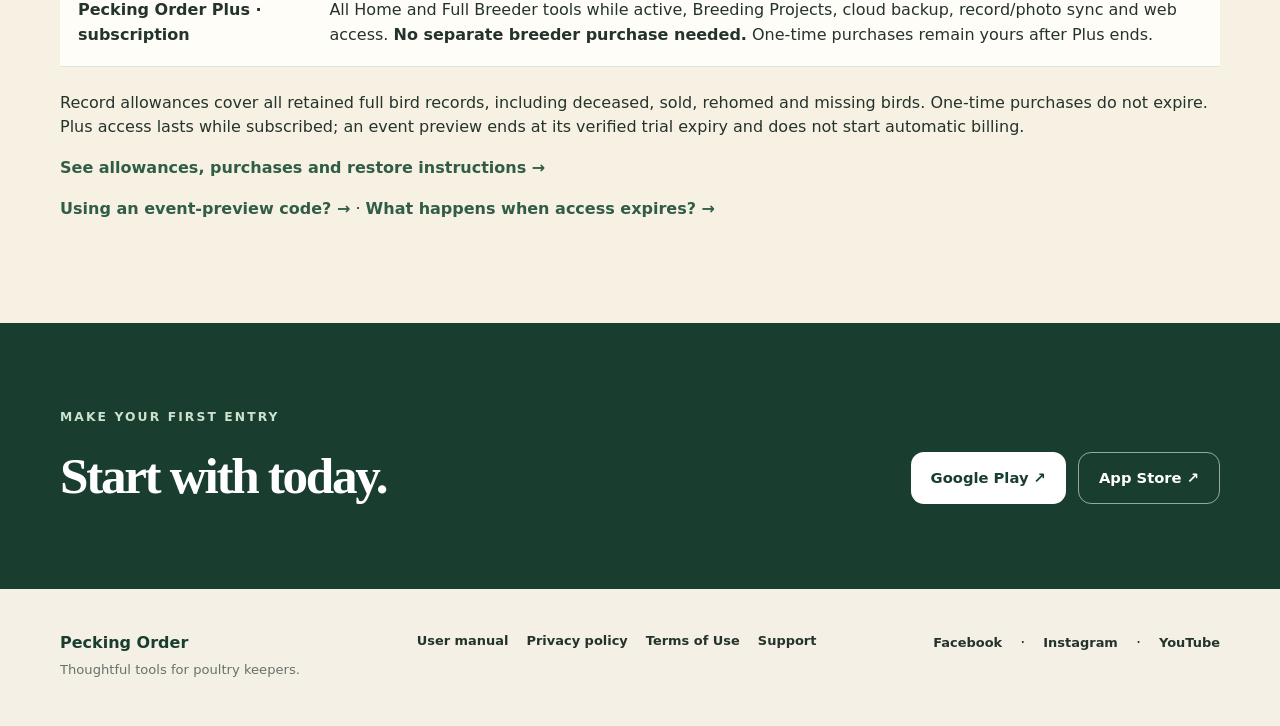
<file: features.html>
<!doctype html>
<html lang="en-NZ">
<head>
  <meta charset="utf-8">
  <meta name="viewport" content="width=device-width, initial-scale=1">
  <title>Chicken records, egg charts & breeding projects | Pecking Order</title>
  <meta name="description" content="Explore Pecking Order with real mobile and desktop screen previews: egg tracking, a flock dashboard, guided hatches, breeding projects, family trees and cloud sync.">
  <link rel="canonical" href="https://projectpeckingorder.com/features.html">
  <meta property="og:title" content="Meet your flock’s everyday toolkit — Pecking Order">
  <meta property="og:description" content="Bird records, egg charts and a guided breeding journey. See the mobile and desktop screens.">
  <meta property="og:type" content="website">
  <meta property="og:url" content="https://projectpeckingorder.com/features.html">
  <meta property="og:image" content="https://projectpeckingorder.com/assets/desktop-dashboard.png">
  <meta name="twitter:card" content="summary_large_image">
  <link rel="icon" href="assets/app-icon-small.png">
  <link rel="stylesheet" href="styles.css">
</head>
<body>
  <a class="skip-link" href="#main">Skip to content</a>
  <header class="site-header"><div class="shell header-inner"><a class="brand" href="index.html"><img src="assets/app-icon-small.png" alt="" width="42" height="42"><span>Pecking Order</span></a><nav aria-label="Main navigation"><a href="index.html">Home</a><a href="features.html" aria-current="page">Features</a><a href="faq.html">FAQ</a><a href="user-manual.html">User manual</a><a class="nav-contact" href="https://app.projectpeckingorder.com">Web sign in</a></nav></div></header>
  <main id="main">
    <section class="section shell">
      <div class="section-heading"><p class="eyebrow">From the coop to your computer</p><h1>A clear picture<br>of your flock.</h1><p>Start with a few birds and today’s eggs. Add hatch records, family lines and a breeding project when you need them.</p></div>
      <p class="release-note">The iPhone screenshots below were captured in version 0.20.1. Egg and desktop examples use fictional records rendered in the app. The current web app includes the latest workflow; check your store for the phone version available to you. Breeding Projects is in development.</p>
      <div class="screen-story flock-story"><div><p class="eyebrow">Meet the birds behind the records</p><h2>Every bird has<br>a place in the flock.</h2><p>Use a name, ring number or your own bird code. Keep photos and breed details close, then record the relationships you observe.</p><p>Dominance arrows show who yields to whom. Friendship hearts tell a separate story. The map can show loops instead of forcing a flock into a numbered ranking.</p><p class="feature-tier">Core flock and relationship tools · Hobby allowance applies</p><a class="text-link" href="user-manual.html#pecking-order">Read and arrange your flock map →</a></div><div class="phone-pair"><figure><a href="assets/iphone-pecking-order.png"><img src="assets/iphone-pecking-order.png" width="1320" height="2868" loading="lazy" decoding="async" alt="Actual iPhone flock map with chicken photographs, dominance arrows and friendship hearts"></a><figcaption>See the relationships you recorded.</figcaption></figure><figure><a href="assets/iphone-flock.png"><img src="assets/iphone-flock.png" width="1320" height="2868" loading="lazy" decoding="async" alt="Actual iPhone bird list showing Coco and Cookie with breed details and photographs"></a><figcaption>Find birds by name or code. This restored example exceeds the free record allowance.</figcaption></figure></div></div>
      <div class="screen-story">
        <div><p class="eyebrow">A small daily habit</p><h2>Eggs in. Patterns out.</h2><p>Add a collection in a few taps, or type a larger count. Record a zero when you collected none; leave an unrecorded day blank. Defective eggs and collection notes have their own expandable panel.</p><p>See daily production, weekly or monthly groups, a trend suited to the selected range and how many days were actually recorded. Missing entries are not silently counted as zero.</p><ul><li>Chicken and optional duck totals</li><li>Regular and defective eggs kept separately</li><li>Daily collection reminders</li><li>Egg-history CSV export included free</li></ul><a class="text-link" href="user-manual.html#eggs">Follow the egg-recording walkthrough →</a></div>
        <div class="phone-pair">
          <figure><a href="assets/mobile-eggs.png"><img src="assets/mobile-eggs.png" width="585" height="1266" alt="Phone-sized Egg collection screen with a bordered Defective eggs and notes panel" loading="lazy" decoding="async"></a><figcaption>Record a collection.</figcaption></figure>
          <figure><a href="assets/mobile-statistics.png"><img src="assets/mobile-statistics.png" width="585" height="1266" alt="Phone-sized egg statistics with daily bars, a seven-day rolling average and recorded-day totals" loading="lazy" decoding="async"></a><figcaption>See the trend.</figcaption></figure>
        </div>
      </div>
    </section>
    <section class="section feature-section"><div class="shell screen-story desktop-story">
      <div><p class="eyebrow">The web dashboard · Plus or eligible preview</p><h2>Know what needs<br>your attention.</h2><p>Open the dashboard for a flock summary, the last fortnight’s egg graph and active breeding projects. Due work is highlighted, with one next step for each project or separate hatch or chick batch.</p><p>Open a reminder to see its full timeline. Use the left menu to jump to your flock, pecking order, family trees, flocks and pens, Breeding Projects, Hatches &amp; chicks, eggs or Flock Runner.</p><p>Recorded changes sync between linked devices with cloud access. The status banner and History &amp; sync show whether anything is waiting, rather than assuming a backup means every device is current.</p><a class="text-link" href="user-manual.html#dashboard">Use the dashboard →</a></div>
      <figure class="desktop-shot"><a href="assets/desktop-dashboard.png"><img src="assets/desktop-dashboard.png" width="1770" height="1575" alt="Desktop-sized dashboard detail showing an urgent hatch task, egg graph and an active breeding project" loading="lazy" decoding="async"></a><figcaption>Dashboard screen detail with sample data. Open any screenshot for a larger view.</figcaption></figure>
    </div></section>
    <section class="section shell screen-story desktop-story">
      <div><p class="eyebrow">Breeding Projects · Plus · In development</p><h2>One hatch.<br>One next step.</h2><p>Choose a goal, select birds and start a hatch inside the project. Follow the current stage: set eggs, incubate, record hatch, watch chicks grow, then review the results.</p><p>A large countdown makes the expected hatch date easier to follow. Care reminders start enabled for guided hatches, with dates based on the eggs’ set date and species. Candling is optional; ticking a check does not require an observation form.</p><p>Keep reference photos at each stage and compare generations in a project report. Advanced details expose pairing strategy, measurements and selection evidence when you want them. Archive finished or abandoned projects to keep your active list clear.</p><p>The app records evidence and supports your decisions. It does not guarantee a trait, egg colour, hatch result or breeding outcome.</p><a class="text-link" href="user-manual.html#breeding-projects">Try the complete example workflow →</a></div>
      <figure class="desktop-shot"><a href="assets/desktop-project.png"><img src="assets/desktop-project.png" width="1770" height="1575" alt="Breeding Project journey detail with Incubate expanded and a large three-days-until-hatch countdown" loading="lazy" decoding="async"></a><figcaption>A project’s current stage, shown at desktop size with sample records.</figcaption></figure>
    </section>
    <section class="section feature-section"><div class="shell"><div class="section-heading"><h2>Keep the whole story.</h2></div><div class="feature-grid">
      <article class="feature-card"><h3>Names or bird codes</h3><p>Use a name, your own ring or band code, or both. Choose codes first in Settings. Track breed, species, sex, hatch date and photos without exposing database numbers.</p></article>
      <article class="feature-card"><h3>Relationships that change</h3><p>Record observed dominance and best friends. The flock map can show loops, while snapshots preserve earlier observations.</p></article>
      <article class="feature-card"><h3>Families and whole pens</h3><p>Link parents and offspring, retain ancestor-only records and follow chick batches into individual birds. Full Breeder adds pen headcounts and movement history.</p></article>
      <article class="feature-card"><h3>A break with Flock Runner</h3><p>Play between coop visits. On the web, use the arrow keys to jump and duck. The games page also links to Boulder Slider.</p></article>
    </div></div></section>
    <section class="section shell" id="plans"><div class="section-heading"><h2>Choose what you need.</h2><p>The phone app is free to start and works locally without an account. Store prices and availability are shown before purchase.</p></div><div class="comparison-wrap"><table class="plan-table"><thead><tr><th>Option</th><th>What it adds</th></tr></thead><tbody>
      <tr><th>Hobby</th><td>Up to <strong>6 full chicken records + 4 full duck records</strong>, two custom fields, eggs and egg-history CSV, pecking-order relationships, basic chick batches and portable local backups.</td></tr>
      <tr><th>Home Breeder · one-time</th><td>Unlimited individual records, extra photos, deeper pedigrees, breeder exports and guided hatch monitoring.</td></tr>
      <tr><th>Full Breeder · one-time</th><td>Home Breeder plus pen headcounts, movements and pen-specific records and reminder intervals.</td></tr>
      <tr><th>Pecking Order Plus · subscription</th><td>All Home and Full Breeder tools while active, Breeding Projects, cloud backup, record/photo sync and web access. <strong>No separate breeder purchase needed.</strong> One-time purchases remain yours after Plus ends.</td></tr>
    </tbody></table></div><p>Record allowances cover all retained full bird records, including deceased, sold, rehomed and missing birds. One-time purchases do not expire. Plus access lasts while subscribed; an event preview ends at its verified trial expiry and does not start automatic billing.</p><p><a class="text-link" href="user-manual.html#plans-purchases">See allowances, purchases and restore instructions →</a></p><p><a class="text-link" href="start-here.html#preview">Using an event-preview code? →</a> · <a class="text-link" href="faq.html">What happens when access expires? →</a></p></section>
    <section class="section cta-band"><div class="shell cta-inner"><div><p class="eyebrow">Make your first entry</p><h2>Start with today.</h2></div><div class="actions"><a class="button button-light" href="https://play.google.com/store/apps/details?id=com.projectpeckingorder.app">Google Play ↗</a><a class="button button-ghost" href="https://apps.apple.com/app/id6800642186">App Store ↗</a></div></div></section>
  </main>
  <footer class="site-footer"><div class="shell footer-inner"><div><strong>Pecking Order</strong><p>Thoughtful tools for poultry keepers.</p></div><nav aria-label="Footer navigation"><a href="user-manual.html">User manual</a><a href="privacy-policy.html">Privacy policy</a><a href="terms-of-use.html">Terms of Use</a><a href="mailto:support@projectpeckingorder.com">Support</a></nav><nav aria-label="Pecking Order on social media"><a href="https://www.facebook.com/profile.php?id=61596296922571">Facebook</a> · <a href="https://www.instagram.com/peckingorderflockmanager/">Instagram</a> · <a href="https://www.youtube.com/@PeckingOrderFlockManager">YouTube</a></nav></div></footer>
</body>
</html>
</file>
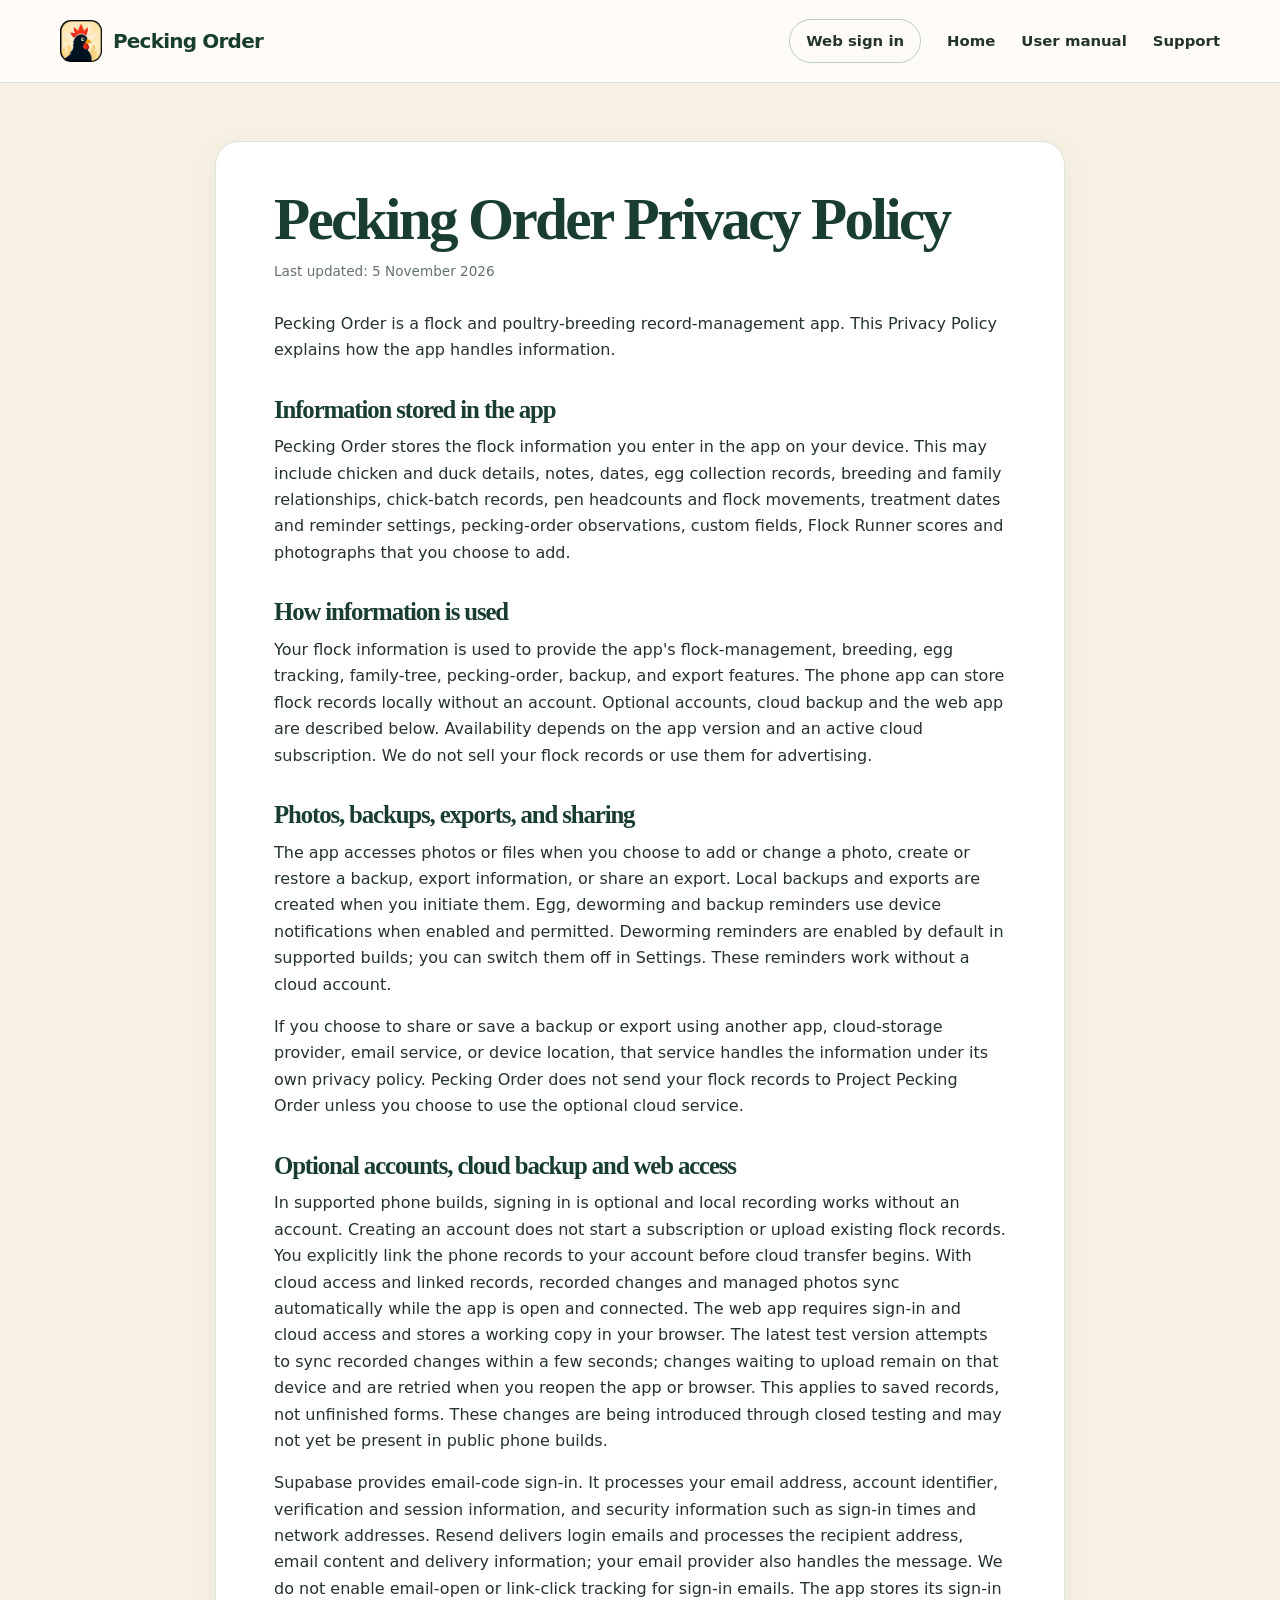
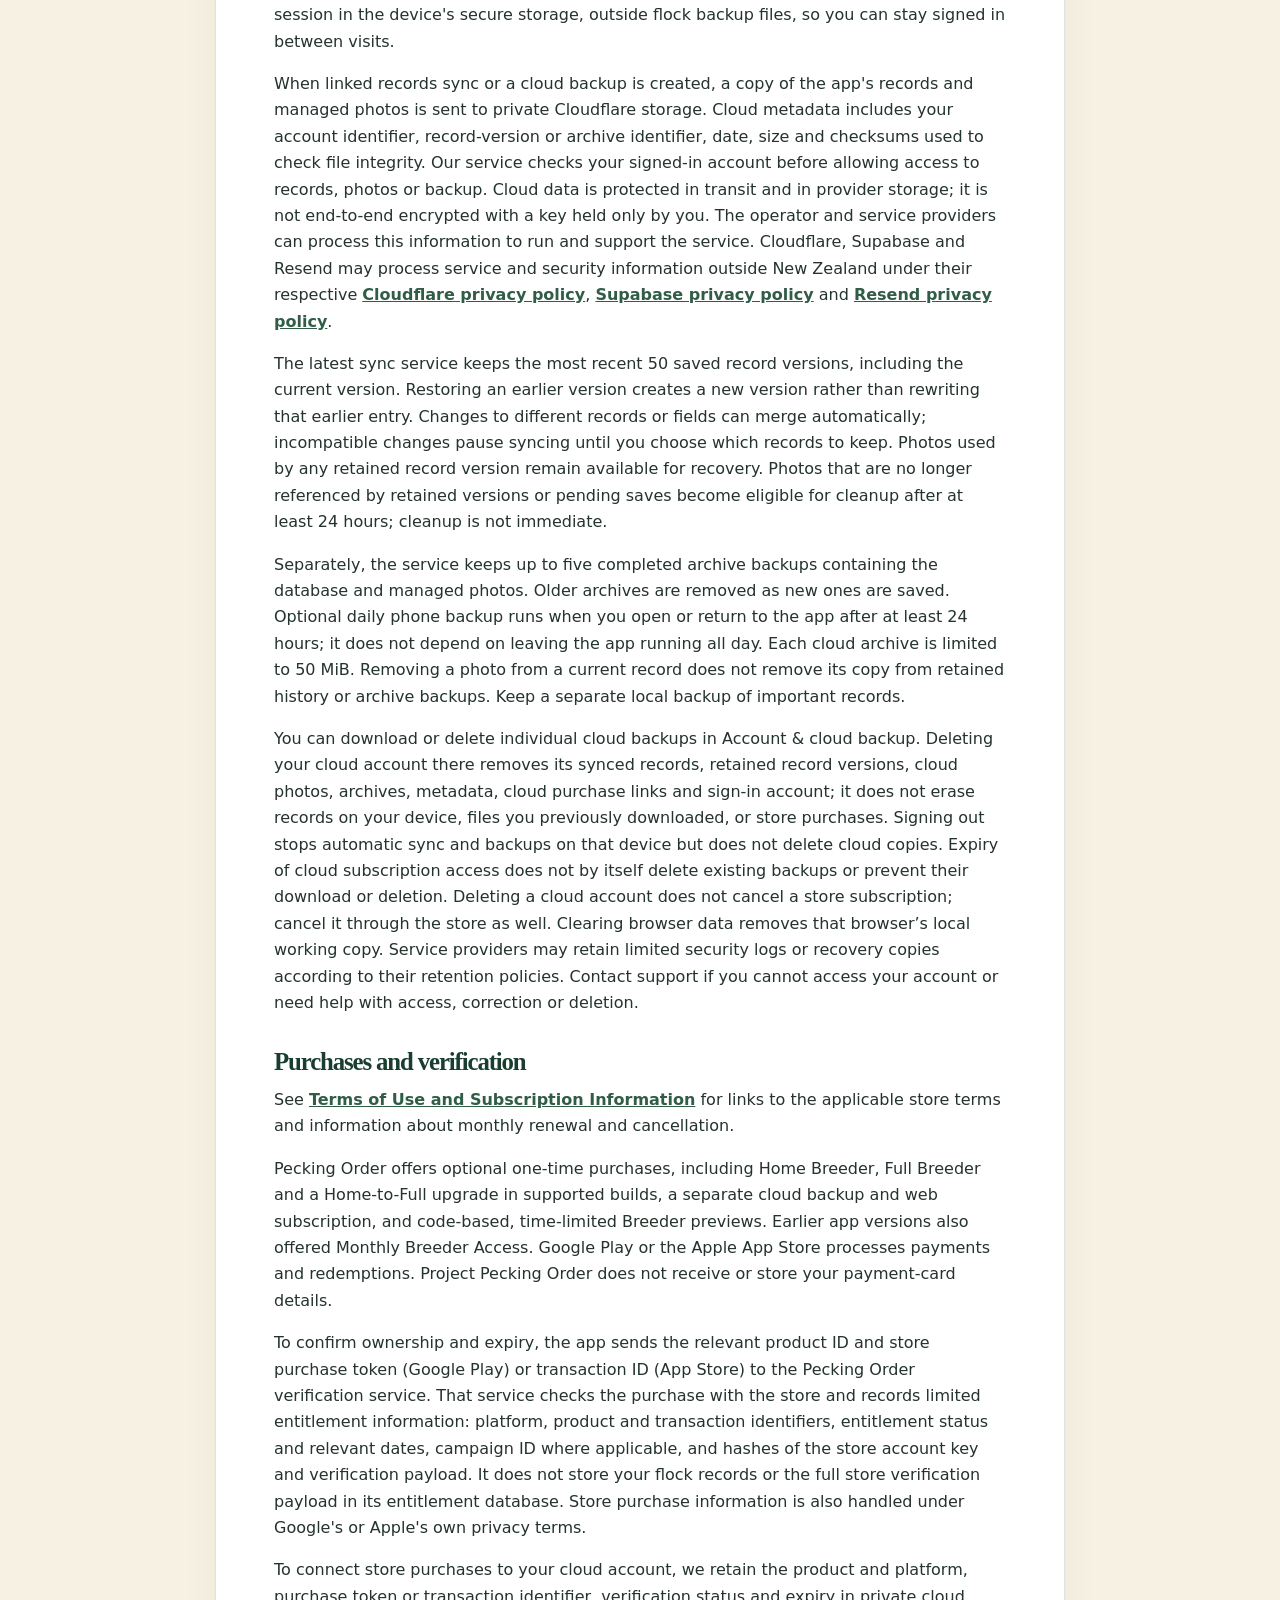
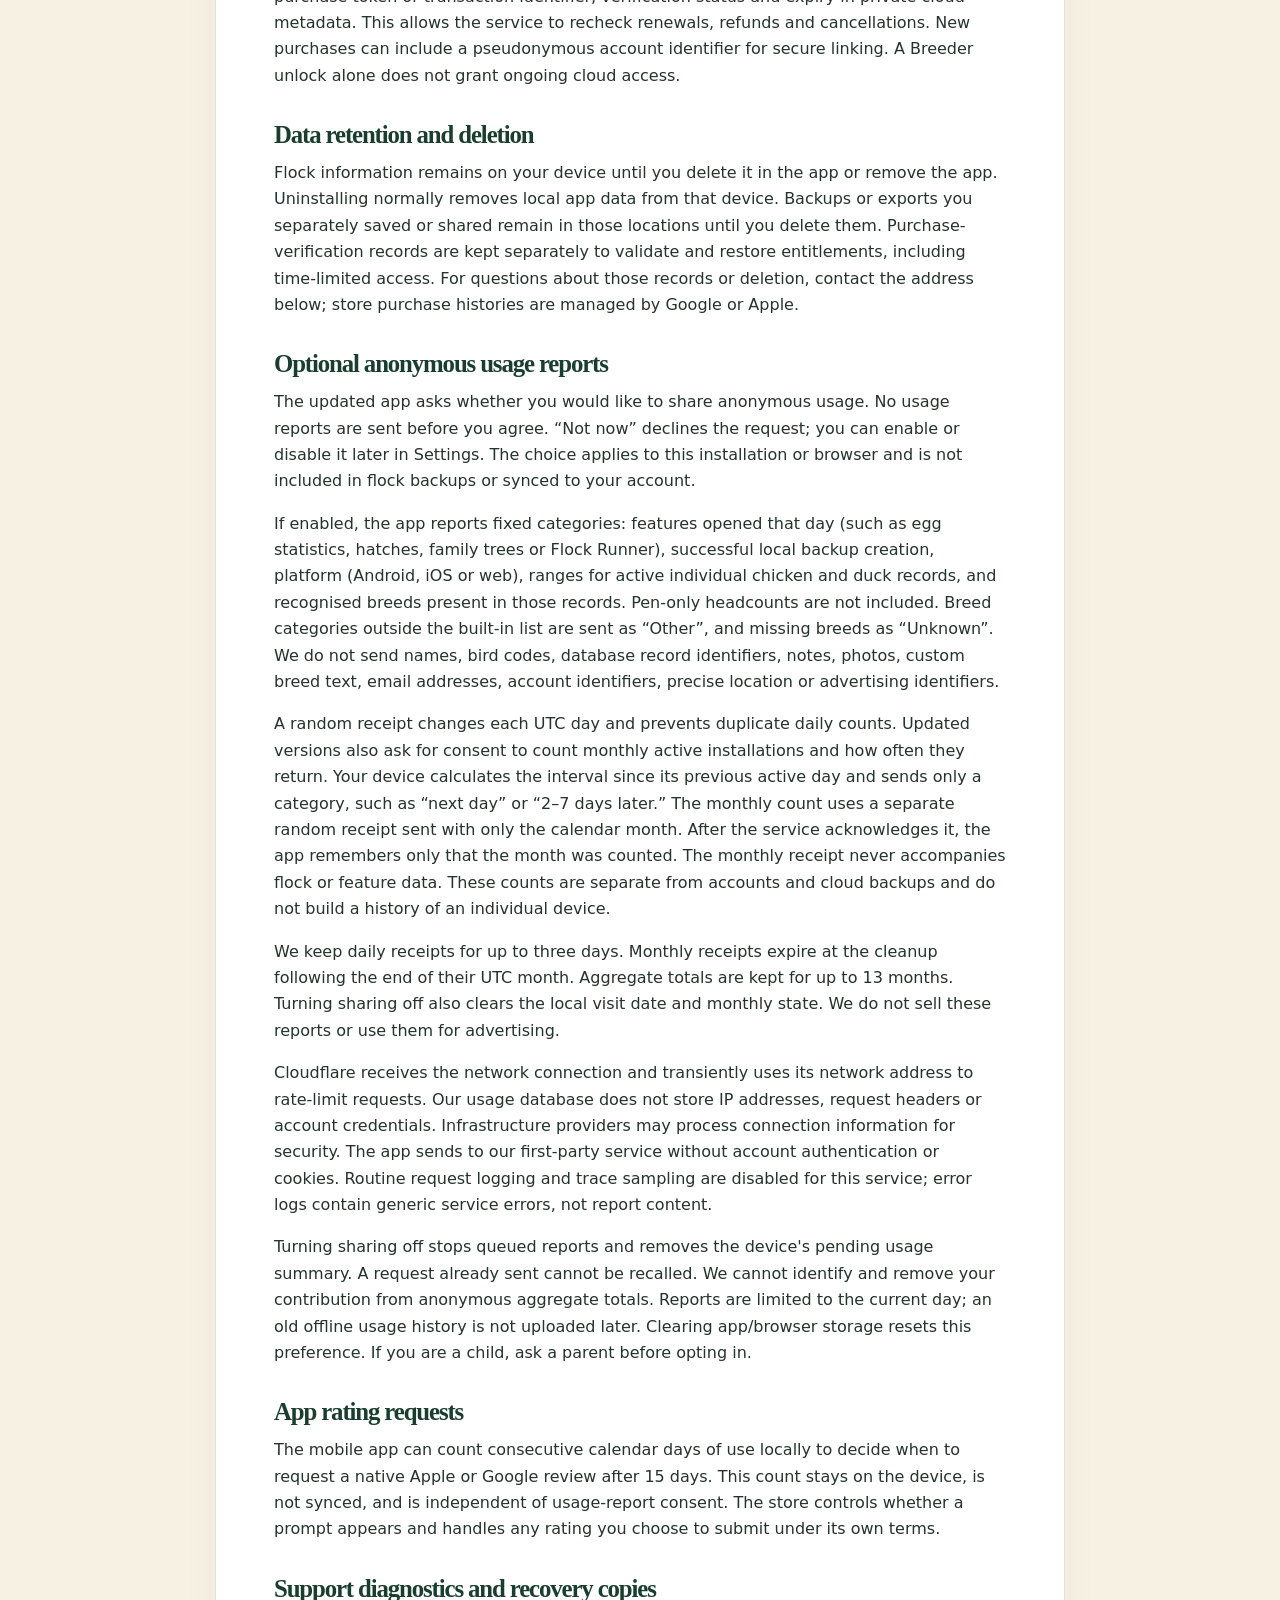
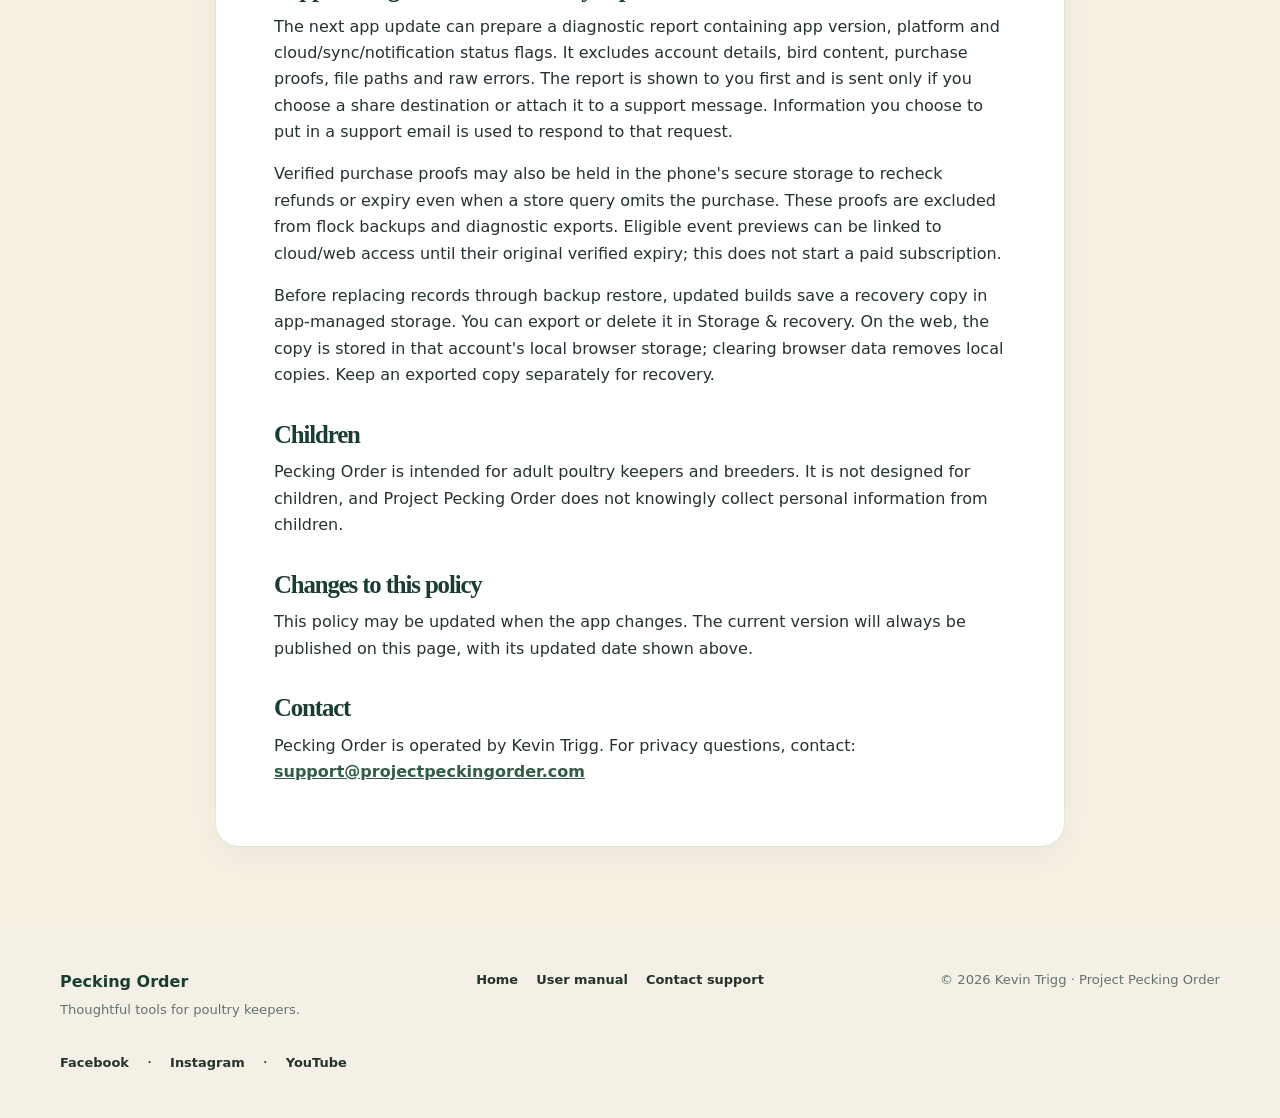
<file: privacy-policy.html>
<!doctype html>
<html lang="en-NZ">
<head>
  <meta charset="utf-8">
  <meta name="viewport" content="width=device-width, initial-scale=1">
  <title>Pecking Order Privacy Policy</title>
  <meta name="description" content="How the Pecking Order poultry app handles flock records, photos, backups and store purchase verification.">
  <link rel="canonical" href="https://projectpeckingorder.com/privacy-policy.html">
  <style>
    body {
      font-family: Arial, Helvetica, sans-serif;
      line-height: 1.6;
      max-width: 850px;
      margin: 40px auto;
      padding: 0 20px;
      color: #1f2933;
    }

    h1, h2 {
      color: #163a2a;
    }

    .updated {
      color: #52606d;
    }
  </style>
  <link rel="stylesheet" href="styles.css">
</head>

<body class="policy-page">
  <a class="skip-link" href="#policy">Skip to content</a>
  <header class="site-header"><div class="shell header-inner"><a class="brand" href="index.html"><img src="assets/app-icon-small.png" alt="" width="42" height="42"><span>Pecking Order</span></a><nav aria-label="Main navigation"><a class="nav-contact" href="https://app.projectpeckingorder.com">Web sign in</a><a href="index.html">Home</a><a href="user-manual.html">User manual</a><a href="mailto:support@projectpeckingorder.com">Support</a></nav></div></header>
  <main id="policy" class="legal-shell">
  <h1>Pecking Order Privacy Policy</h1>
  <p class="updated">Last updated: 5 November 2026</p>

  <p>
    Pecking Order is a flock and poultry-breeding record-management app.
    This Privacy Policy explains how the app handles information.
  </p>

  <h2>Information stored in the app</h2>
  <p>
    Pecking Order stores the flock information you enter in the app on your
    device. This may include chicken and duck details, notes, dates, egg
    collection records, breeding and family relationships, chick-batch
    records, pen headcounts and flock movements, treatment dates and reminder
    settings, pecking-order observations, custom fields, Flock Runner scores and photographs that
    you choose to add.
  </p>

  <h2>How information is used</h2>
  <p>
    Your flock information is used to provide the app's flock-management,
    breeding, egg tracking, family-tree, pecking-order, backup, and export features.
    The phone app can store flock records locally without an account. Optional accounts, cloud backup and the web app are described below. Availability depends on the app version and an active cloud subscription. We do not sell your flock records or
    use them for advertising.
  </p>

  <h2>Photos, backups, exports, and sharing</h2>
  <p>
    The app accesses photos or files when you choose to add or change a photo,
    create or restore a backup, export information, or share an export.
    Local backups and exports are created when you initiate them. Egg,
    deworming and backup reminders use device notifications when enabled and
    permitted. Deworming reminders are enabled by default in supported builds;
    you can switch them off in Settings. These reminders work without a cloud account.
  </p>

  <p>
    If you choose to share or save a backup or export using another app,
    cloud-storage provider, email service, or device location, that service
    handles the information under its own privacy policy. Pecking Order does
    not send your flock records to Project Pecking Order unless you choose to
    use the optional cloud service.
  </p>

  <h2 id="cloud-backup">Optional accounts, cloud backup and web access</h2>
  <p>
    In supported phone builds, signing in is optional and local recording works without an account. Creating an account does not start a subscription or upload existing flock records. You explicitly link the phone records to your account before cloud transfer begins. With cloud access and linked records, recorded changes and managed photos sync automatically while the app is open and connected. The web app requires sign-in and cloud access and stores a working copy in your browser. The latest test version attempts to sync recorded changes within a few seconds; changes waiting to upload remain on that device and are retried when you reopen the app or browser. This applies to saved records, not unfinished forms. These changes are being introduced through closed testing and may not yet be present in public phone builds.
  </p>
  <p>
    Supabase provides email-code sign-in. It processes your email address,
    account identifier, verification and session information, and security
    information such as sign-in times and network addresses. Resend delivers
    login emails and processes the recipient address, email content and delivery
    information; your email provider also handles the message. We do not enable
    email-open or link-click tracking for sign-in emails. The app stores its
    sign-in session in the device's secure storage, outside
    flock backup files, so you can stay signed in between visits.
  </p>
  <p>
    When linked records sync or a cloud backup is created, a copy of the app's records and managed photos is sent to
    private Cloudflare storage. Cloud metadata includes your account identifier,
    record-version or archive identifier, date, size and checksums used to check file integrity.
    Our service checks your signed-in account before allowing access to
    records, photos or backup. Cloud data is protected in transit and in provider storage; it is
    not end-to-end encrypted with a key held only by you. The operator and
    service providers can process this information to run and support the service.
    Cloudflare, Supabase and Resend may process service and security information outside
    New Zealand under their respective
    <a href="https://www.cloudflare.com/privacypolicy/">Cloudflare privacy policy</a>,
    <a href="https://supabase.com/privacy">Supabase privacy policy</a>
    and <a href="https://resend.com/legal/privacy-policy">Resend privacy policy</a>.
  </p>
  <p>
    The latest sync service keeps the most recent 50 saved record versions, including the current version. Restoring an earlier version creates a new version rather than rewriting that earlier entry. Changes to different records or fields can merge automatically; incompatible changes pause syncing until you choose which records to keep. Photos used by any retained record version remain available for recovery. Photos that are no longer referenced by retained versions or pending saves become eligible for cleanup after at least 24 hours; cleanup is not immediate.
  </p>
  <p>
    Separately, the service keeps up to five completed archive backups containing the database and managed photos. Older archives are removed as new ones are saved. Optional daily phone backup runs when you open or return to the app after at least 24 hours; it does not depend on leaving the app running all day. Each cloud archive is limited to 50 MiB. Removing a photo from a current record does not remove its copy from retained history or archive backups. Keep a separate local backup of important records.
  </p>
  <p>
    You can download or delete individual cloud backups in Account &amp; cloud
    backup. Deleting your cloud account there removes its synced records, retained record versions,
    cloud photos, archives, metadata, cloud purchase links and sign-in account; it does not erase records on your
    device, files you previously downloaded, or store purchases. Signing out
    stops automatic sync and backups on that device but does not delete cloud copies.
    Expiry of cloud subscription access does not by itself delete existing backups
    or prevent their download or deletion. Deleting a cloud account does not cancel a store subscription; cancel it through the store as well. Clearing browser data removes that browser’s local working copy. Service providers may retain
    limited security logs or recovery copies according to their retention
    policies. Contact support if you cannot access your account or need help
    with access, correction or deletion.
  </p>

  <h2>Purchases and verification</h2>
  <p>See <a href="terms-of-use.html">Terms of Use and Subscription Information</a> for links to the applicable store terms and information about monthly renewal and cancellation.</p>
  <p>
    Pecking Order offers optional one-time purchases, including Home Breeder,
    Full Breeder and a Home-to-Full upgrade in supported builds, a separate
    cloud backup and web subscription, and code-based, time-limited Breeder
    previews. Earlier app versions also offered Monthly Breeder Access.
    Google Play
    or the Apple App Store processes payments and redemptions. Project Pecking
    Order does not receive or store your payment-card details.
  </p>

  <p>
    To confirm ownership and expiry, the app sends the relevant product ID and
    store purchase token (Google Play) or transaction ID (App Store) to the
    Pecking Order verification service. That service checks the purchase with
    the store and records limited entitlement information: platform, product
    and transaction identifiers, entitlement status and relevant dates,
    campaign ID where applicable, and hashes of the store account key and
    verification payload. It does not store your flock records or the full
    store verification payload in its entitlement database. Store purchase
    information is also handled under Google's or Apple's own privacy terms.
  </p>

  <p>To connect store purchases to your cloud account, we retain the product and platform, purchase token or transaction identifier, verification status and expiry in private cloud metadata. This allows the service to recheck renewals, refunds and cancellations. New purchases can include a pseudonymous account identifier for secure linking. A Breeder unlock alone does not grant ongoing cloud access.</p>
  <h2>Data retention and deletion</h2>
  <p>
    Flock information remains on your device until you delete it in the app or
    remove the app. Uninstalling normally removes local app data from that
    device. Backups or exports you separately saved or shared remain in those
    locations until you delete them. Purchase-verification records are kept
    separately to validate and restore entitlements, including time-limited
    access. For questions about those records or deletion, contact the address
    below; store purchase histories are managed by Google or Apple.
  </p>

  <h2 id="anonymous-usage">Optional anonymous usage reports</h2>
<p>The updated app asks whether you would like to share anonymous usage. No usage reports are sent before you agree. “Not now” declines the request; you can enable or disable it later in Settings. The choice applies to this installation or browser and is not included in flock backups or synced to your account.</p>
<p>If enabled, the app reports fixed categories: features opened that day (such as egg statistics, hatches, family trees or Flock Runner), successful local backup creation, platform (Android, iOS or web), ranges for active individual chicken and duck records, and recognised breeds present in those records. Pen-only headcounts are not included. Breed categories outside the built-in list are sent as “Other”, and missing breeds as “Unknown”. We do not send names, bird codes, database record identifiers, notes, photos, custom breed text, email addresses, account identifiers, precise location or advertising identifiers.</p>
<p>A random receipt changes each UTC day and prevents duplicate daily counts. Updated versions also ask for consent to count monthly active installations and how often they return. Your device calculates the interval since its previous active day and sends only a category, such as “next day” or “2–7 days later.” The monthly count uses a separate random receipt sent with only the calendar month. After the service acknowledges it, the app remembers only that the month was counted. The monthly receipt never accompanies flock or feature data. These counts are separate from accounts and cloud backups and do not build a history of an individual device.</p>
<p>We keep daily receipts for up to three days. Monthly receipts expire at the cleanup following the end of their UTC month. Aggregate totals are kept for up to 13 months. Turning sharing off also clears the local visit date and monthly state. We do not sell these reports or use them for advertising.</p>
<p>Cloudflare receives the network connection and transiently uses its network address to rate-limit requests. Our usage database does not store IP addresses, request headers or account credentials. Infrastructure providers may process connection information for security. The app sends to our first-party service without account authentication or cookies. Routine request logging and trace sampling are disabled for this service; error logs contain generic service errors, not report content.</p>
<p>Turning sharing off stops queued reports and removes the device's pending usage summary. A request already sent cannot be recalled. We cannot identify and remove your contribution from anonymous aggregate totals. Reports are limited to the current day; an old offline usage history is not uploaded later. Clearing app/browser storage resets this preference. If you are a child, ask a parent before opting in.</p>
<h2>App rating requests</h2><p>The mobile app can count consecutive calendar days of use locally to decide when to request a native Apple or Google review after 15 days. This count stays on the device, is not synced, and is independent of usage-report consent. The store controls whether a prompt appears and handles any rating you choose to submit under its own terms.</p>
<h2>Support diagnostics and recovery copies</h2>
<p>The next app update can prepare a diagnostic report containing app version, platform and cloud/sync/notification status flags. It excludes account details, bird content, purchase proofs, file paths and raw errors. The report is shown to you first and is sent only if you choose a share destination or attach it to a support message. Information you choose to put in a support email is used to respond to that request.</p><p>Verified purchase proofs may also be held in the phone's secure storage to recheck refunds or expiry even when a store query omits the purchase. These proofs are excluded from flock backups and diagnostic exports. Eligible event previews can be linked to cloud/web access until their original verified expiry; this does not start a paid subscription.</p><p>Before replacing records through backup restore, updated builds save a recovery copy in app-managed storage. You can export or delete it in Storage &amp; recovery. On the web, the copy is stored in that account's local browser storage; clearing browser data removes local copies. Keep an exported copy separately for recovery.</p>
<h2>Children</h2>
  <p>
    Pecking Order is intended for adult poultry keepers and breeders. It is not
    designed for children, and Project Pecking Order does not knowingly collect
    personal information from children.
  </p>

  <h2>Changes to this policy</h2>
  <p>
    This policy may be updated when the app changes. The current version will
    always be published on this page, with its updated date shown above.
  </p>

  <h2>Contact</h2>
  <p>
    Pecking Order is operated by Kevin Trigg. For privacy questions, contact:
    <a href="mailto:support@projectpeckingorder.com">support@projectpeckingorder.com</a>
  </p>
  </main>
  <footer class="site-footer"><div class="shell footer-inner"><div><strong>Pecking Order</strong><p>Thoughtful tools for poultry keepers.</p></div><nav aria-label="Footer navigation"><a href="index.html">Home</a><a href="user-manual.html">User manual</a><a href="mailto:support@projectpeckingorder.com">Contact support</a></nav><small>© 2026 Kevin Trigg · Project Pecking Order</small><nav aria-label="Pecking Order on social media"><a href="https://www.facebook.com/profile.php?id=61596296922571">Facebook</a> · <a href="https://www.instagram.com/peckingorderflockmanager/">Instagram</a> · <a href="https://www.youtube.com/@PeckingOrderFlockManager">YouTube</a></nav></div></footer>
</body>
</html>
</file>
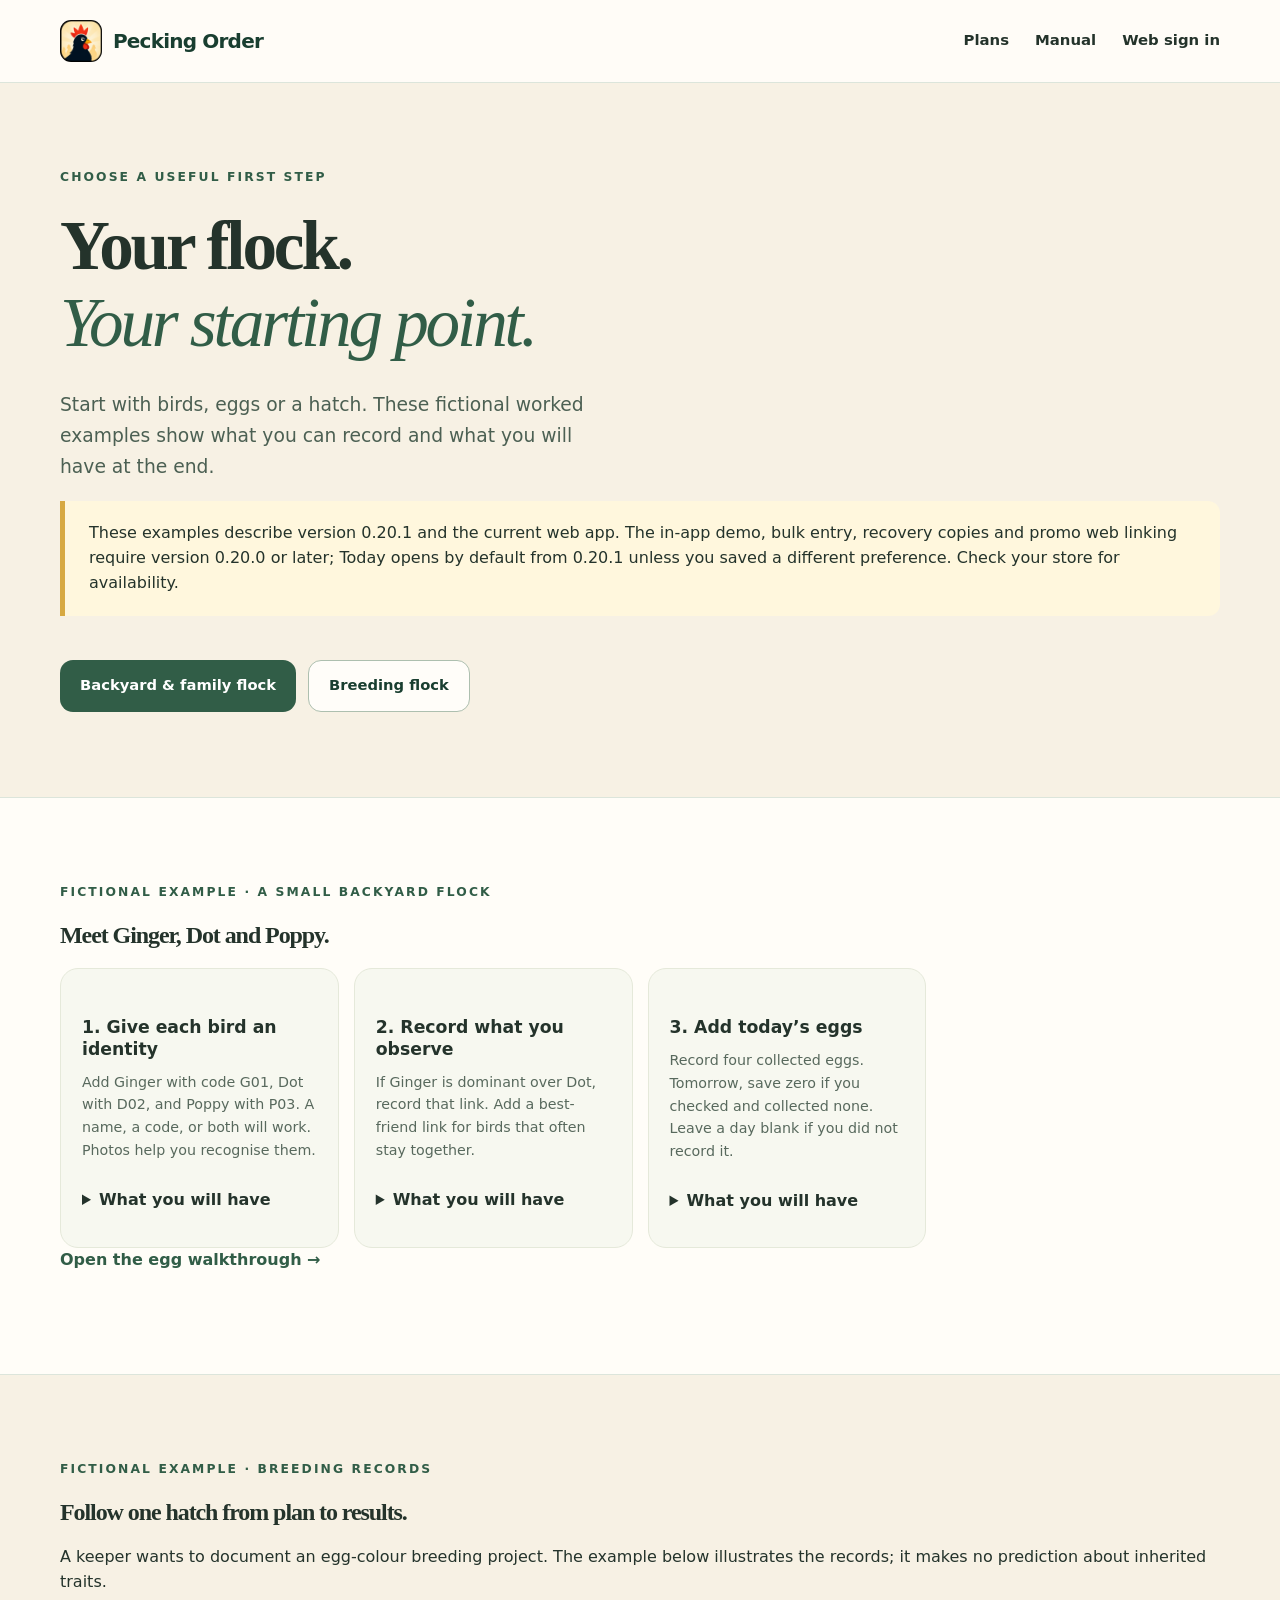
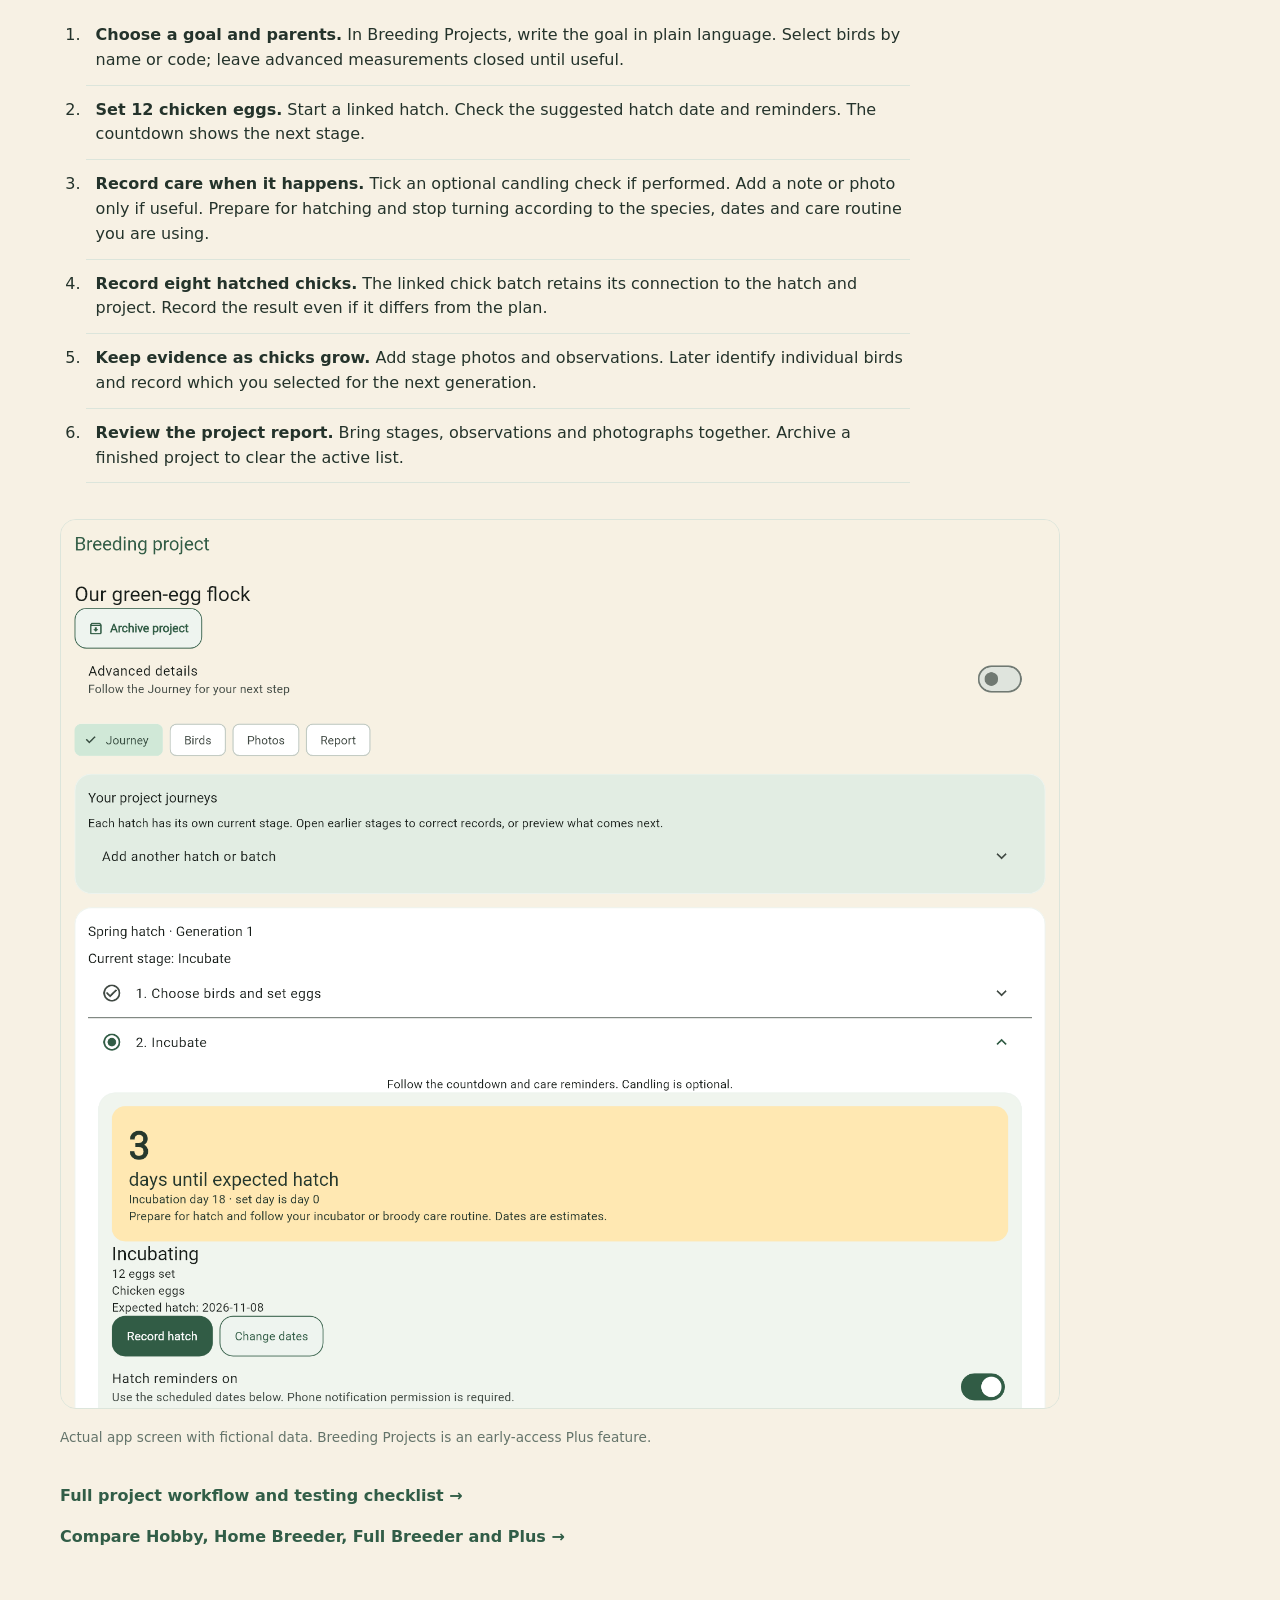
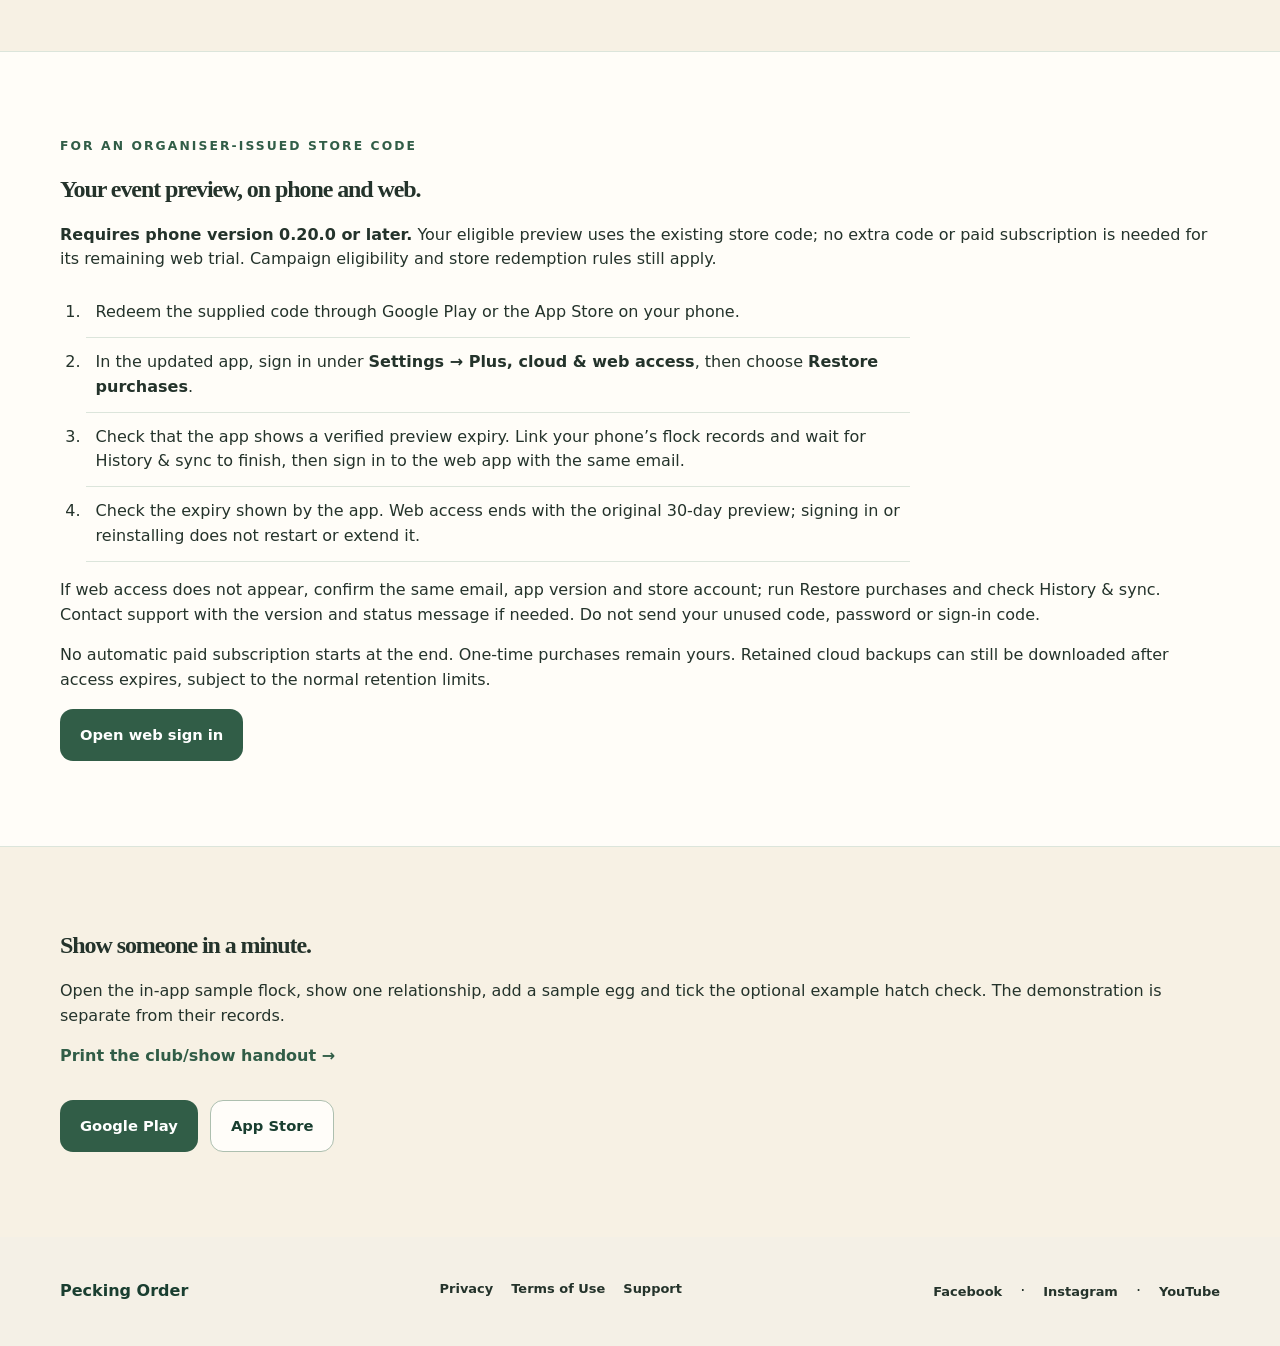
<file: start-here.html>
<!doctype html>
<html lang="en-NZ"><head><meta charset="utf-8"><meta name="viewport" content="width=device-width, initial-scale=1"><title>Start with your flock: examples &amp; event preview | Pecking Order</title><meta name="description" content="Follow simple chicken-keeping and breeder examples, compare Pecking Order plans, and link an event preview to the web app."><link rel="canonical" href="https://projectpeckingorder.com/start-here.html"><link rel="icon" href="assets/app-icon-small.png"><link rel="stylesheet" href="styles.css"></head>
<body><a class="skip-link" href="#main">Skip to content</a><header class="site-header"><div class="shell header-inner"><a class="brand" href="index.html"><img src="assets/app-icon-small.png" alt="" width="42" height="42"><span>Pecking Order</span></a><nav aria-label="Main navigation"><a href="features.html#plans">Plans</a><a href="user-manual.html">Manual</a><a href="https://app.projectpeckingorder.com">Web sign in</a></nav></div></header>
<main id="main">
<section class="section shell"><p class="eyebrow">Choose a useful first step</p><h1>Your flock.<br><em>Your starting point.</em></h1><p class="hero-intro">Start with birds, eggs or a hatch. These fictional worked examples show what you can record and what you will have at the end.</p><p class="release-note">These examples describe version 0.20.1 and the current web app. The in-app demo, bulk entry, recovery copies and promo web linking require version 0.20.0 or later; Today opens by default from 0.20.1 unless you saved a different preference. Check your store for availability.</p><div class="actions"><a class="button button-primary" href="#backyard">Backyard &amp; family flock</a><a class="button button-outline" href="#breeders">Breeding flock</a></div></section>
<section class="section feature-section" id="backyard"><div class="shell"><p class="eyebrow">Fictional example · a small backyard flock</p><h2>Meet Ginger, Dot and Poppy.</h2><div class="feature-grid">
<article class="feature-card"><h3>1. Give each bird an identity</h3><p>Add Ginger with code G01, Dot with D02, and Poppy with P03. A name, a code, or both will work. Photos help you recognise them.</p><details><summary>What you will have</summary><p>Three separate bird records. Breed and hatch date can be added later; you do not need every detail to get started.</p></details></article>
<article class="feature-card"><h3>2. Record what you observe</h3><p>If Ginger is dominant over Dot, record that link. Add a best-friend link for birds that often stay together.</p><details><summary>What you will have</summary><p>A flock map based on your observations. Best friends and dominance are separate relationships; the app does not infer behaviour from a photograph.</p></details></article>
<article class="feature-card"><h3>3. Add today’s eggs</h3><p>Record four collected eggs. Tomorrow, save zero if you checked and collected none. Leave a day blank if you did not record it.</p><details><summary>What you will have</summary><p>A dated egg history and a chart that distinguishes zero from missing data. Egg CSV export is free.</p></details></article>
</div><p><a class="text-link" href="user-manual.html#eggs">Open the egg walkthrough →</a></p></div></section>
<section class="section shell" id="breeders"><p class="eyebrow">Fictional example · breeding records</p><h2>Follow one hatch from plan to results.</h2><p>A keeper wants to document an egg-colour breeding project. The example below illustrates the records; it makes no prediction about inherited traits.</p><ol class="workflow-steps"><li><strong>Choose a goal and parents.</strong> In Breeding Projects, write the goal in plain language. Select birds by name or code; leave advanced measurements closed until useful.</li><li><strong>Set 12 chicken eggs.</strong> Start a linked hatch. Check the suggested hatch date and reminders. The countdown shows the next stage.</li><li><strong>Record care when it happens.</strong> Tick an optional candling check if performed. Add a note or photo only if useful. Prepare for hatching and stop turning according to the species, dates and care routine you are using.</li><li><strong>Record eight hatched chicks.</strong> The linked chick batch retains its connection to the hatch and project. Record the result even if it differs from the plan.</li><li><strong>Keep evidence as chicks grow.</strong> Add stage photos and observations. Later identify individual birds and record which you selected for the next generation.</li><li><strong>Review the project report.</strong> Bring stages, observations and photographs together. Archive a finished project to clear the active list.</li></ol><figure class="screen-frame"><img src="assets/desktop-project.png" width="1440" height="1000" loading="lazy" alt="Breeding Projects screen preview with fictional records"><figcaption>Actual app screen with fictional data. Breeding Projects is an early-access Plus feature.</figcaption></figure><p><a class="text-link" href="user-manual.html#breeding-projects">Full project workflow and testing checklist →</a></p><p><a class="text-link" href="features.html#plans">Compare Hobby, Home Breeder, Full Breeder and Plus →</a></p></section>
<section class="section feature-section" id="preview"><div class="shell"><p class="eyebrow">For an organiser-issued store code</p><h2>Your event preview, on phone and web.</h2><p><strong>Requires phone version 0.20.0 or later.</strong> Your eligible preview uses the existing store code; no extra code or paid subscription is needed for its remaining web trial. Campaign eligibility and store redemption rules still apply.</p><ol class="workflow-steps"><li>Redeem the supplied code through Google Play or the App Store on your phone.</li><li>In the updated app, sign in under <strong>Settings → Plus, cloud &amp; web access</strong>, then choose <strong>Restore purchases</strong>.</li><li>Check that the app shows a verified preview expiry. Link your phone’s flock records and wait for History &amp; sync to finish, then sign in to the web app with the same email.</li><li>Check the expiry shown by the app. Web access ends with the original 30-day preview; signing in or reinstalling does not restart or extend it.</li></ol><p>If web access does not appear, confirm the same email, app version and store account; run Restore purchases and check History &amp; sync. Contact support with the version and status message if needed. Do not send your unused code, password or sign-in code.</p><p>No automatic paid subscription starts at the end. One-time purchases remain yours. Retained cloud backups can still be downloaded after access expires, subject to the normal retention limits.</p><a class="button button-primary" href="https://app.projectpeckingorder.com">Open web sign in</a></div></section>
<section class="section shell"><h2>Show someone in a minute.</h2><p>Open the in-app sample flock, show one relationship, add a sample egg and tick the optional example hatch check. The demonstration is separate from their records.</p><p><a class="text-link" href="club-kit.html">Print the club/show handout →</a></p><div class="actions"><a class="button button-primary" href="https://play.google.com/store/apps/details?id=com.projectpeckingorder.app">Google Play</a><a class="button button-outline" href="https://apps.apple.com/app/id6800642186">App Store</a></div></section>
</main><footer class="site-footer"><div class="shell footer-inner"><strong>Pecking Order</strong><nav><a href="privacy-policy.html">Privacy</a><a href="terms-of-use.html">Terms of Use</a><a href="mailto:support@projectpeckingorder.com">Support</a></nav><nav aria-label="Pecking Order on social media"><a href="https://www.facebook.com/profile.php?id=61596296922571">Facebook</a> · <a href="https://www.instagram.com/peckingorderflockmanager/">Instagram</a> · <a href="https://www.youtube.com/@PeckingOrderFlockManager">YouTube</a></nav></div></footer></body></html>
</file>
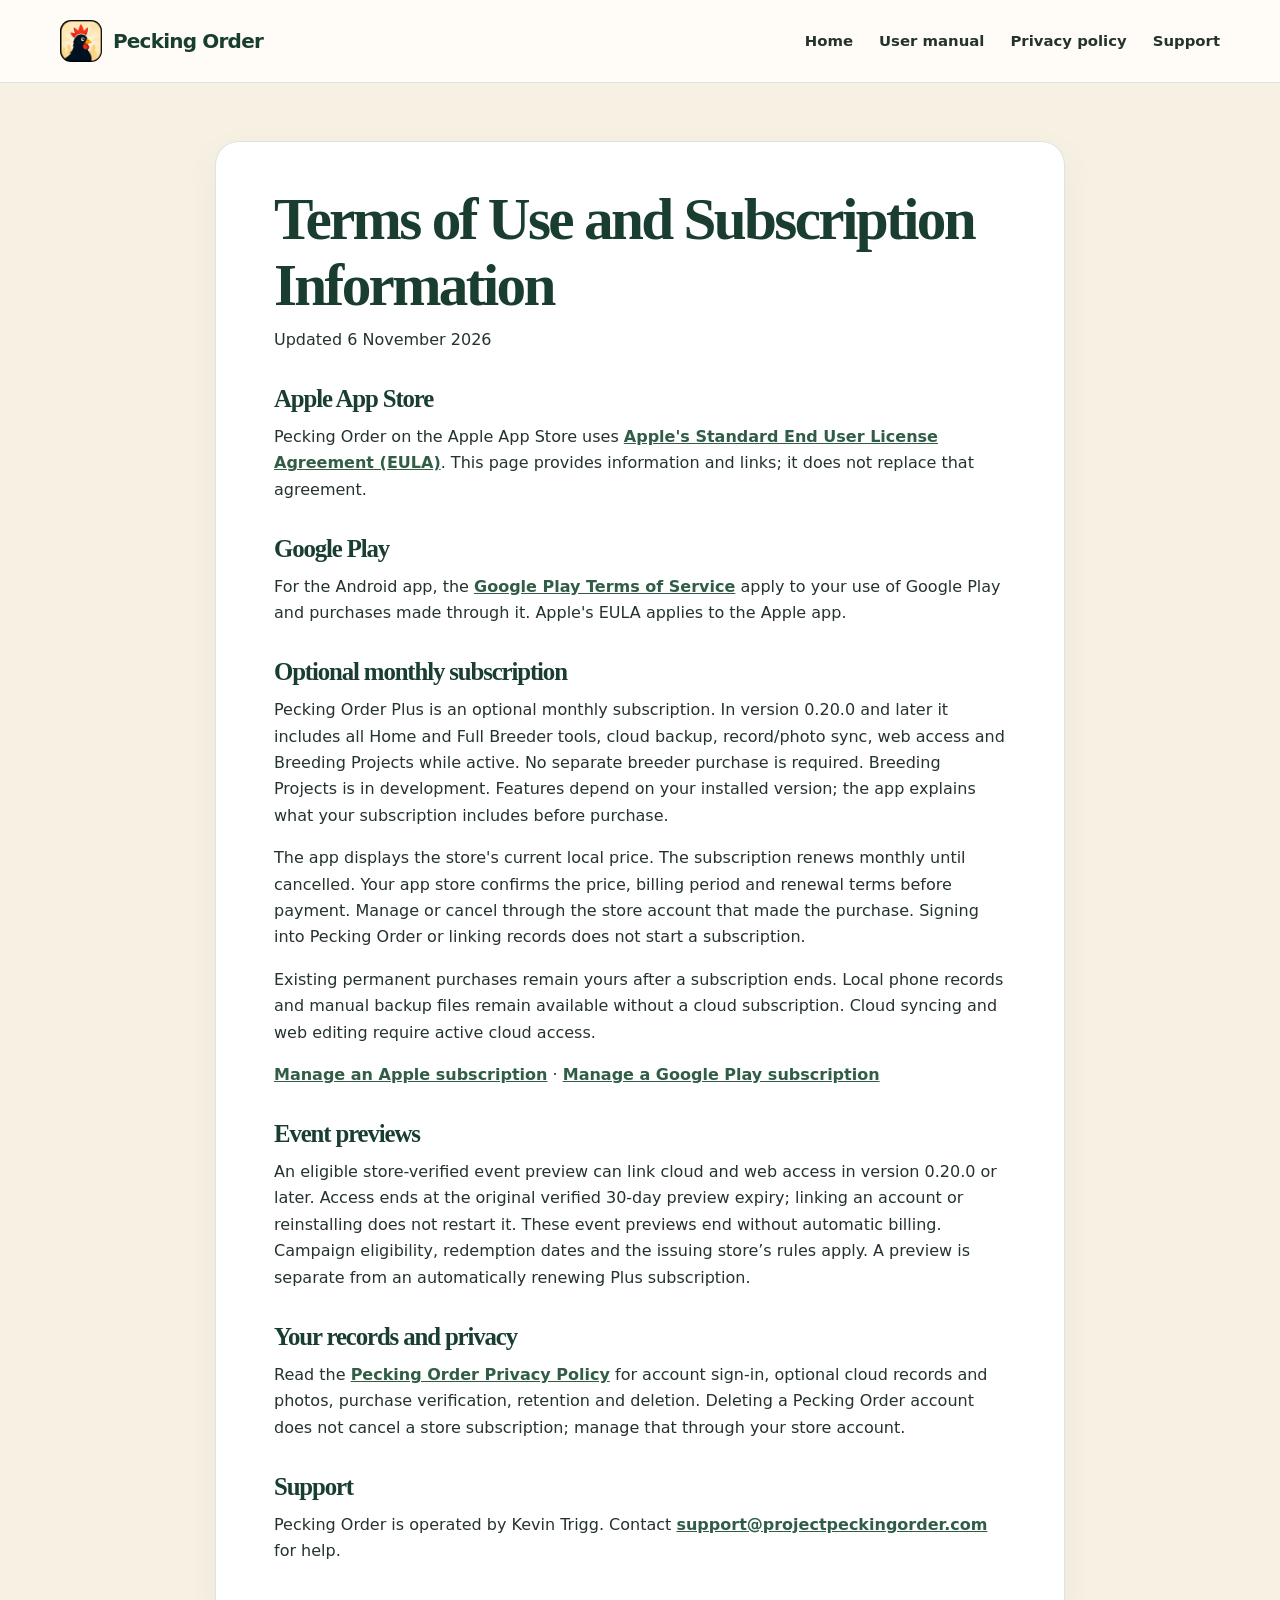
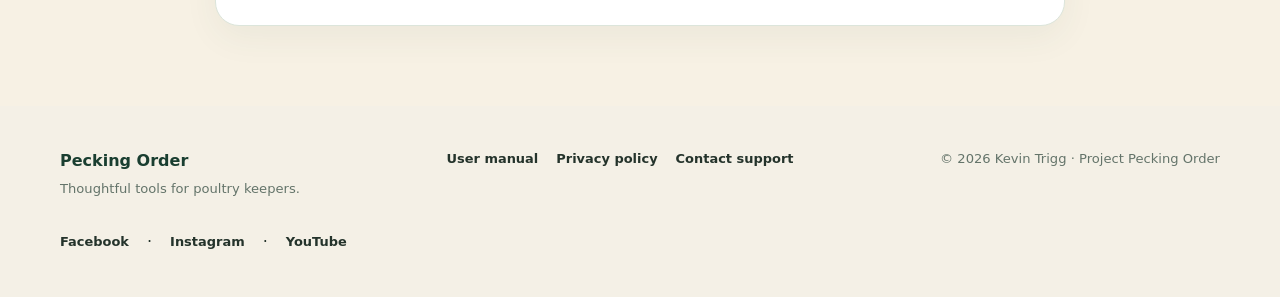
<file: terms-of-use.html>
<!doctype html>
<html lang="en-NZ">
<head>
  <meta charset="utf-8">
  <meta name="viewport" content="width=device-width, initial-scale=1">
  <title>Pecking Order Terms of Use and Subscription Information</title>
  <meta name="description" content="The applicable app-store terms, monthly subscription information, and privacy information for Pecking Order.">
  <link rel="canonical" href="https://projectpeckingorder.com/terms-of-use.html">
  <link rel="stylesheet" href="styles.css">
</head>
<body class="policy-page">
  <a class="skip-link" href="#terms">Skip to content</a>
  <header class="site-header"><div class="shell header-inner"><a class="brand" href="index.html"><img src="assets/app-icon-small.png" alt="" width="42" height="42"><span>Pecking Order</span></a><nav aria-label="Main navigation"><a href="index.html">Home</a><a href="user-manual.html">User manual</a><a href="privacy-policy.html">Privacy policy</a><a href="mailto:support@projectpeckingorder.com">Support</a></nav></div></header>
  <main id="terms" class="legal-shell">
    <h1>Terms of Use and Subscription Information</h1>
    <p>Updated 6 November 2026</p>
    <h2>Apple App Store</h2>
    <p>Pecking Order on the Apple App Store uses <a href="https://www.apple.com/legal/internet-services/itunes/dev/stdeula/">Apple's Standard End User License Agreement (EULA)</a>. This page provides information and links; it does not replace that agreement.</p>
    <h2>Google Play</h2>
    <p>For the Android app, the <a href="https://play.google.com/about/play-terms/">Google Play Terms of Service</a> apply to your use of Google Play and purchases made through it. Apple's EULA applies to the Apple app.</p>
    <h2>Optional monthly subscription</h2>
    <p>Pecking Order Plus is an optional monthly subscription. In version 0.20.0 and later it includes all Home and Full Breeder tools, cloud backup, record/photo sync, web access and Breeding Projects while active. No separate breeder purchase is required. Breeding Projects is in development. Features depend on your installed version; the app explains what your subscription includes before purchase.</p>
    <p>The app displays the store's current local price. The subscription renews monthly until cancelled. Your app store confirms the price, billing period and renewal terms before payment. Manage or cancel through the store account that made the purchase. Signing into Pecking Order or linking records does not start a subscription.</p>
    <p>Existing permanent purchases remain yours after a subscription ends. Local phone records and manual backup files remain available without a cloud subscription. Cloud syncing and web editing require active cloud access.</p>
    <p><a href="https://support.apple.com/118428">Manage an Apple subscription</a> · <a href="https://support.google.com/googleplay/answer/7018481">Manage a Google Play subscription</a></p>
    <h2>Event previews</h2>
    <p>An eligible store-verified event preview can link cloud and web access in version 0.20.0 or later. Access ends at the original verified 30-day preview expiry; linking an account or reinstalling does not restart it. These event previews end without automatic billing. Campaign eligibility, redemption dates and the issuing store’s rules apply. A preview is separate from an automatically renewing Plus subscription.</p>
    <h2>Your records and privacy</h2>
    <p>Read the <a href="privacy-policy.html">Pecking Order Privacy Policy</a> for account sign-in, optional cloud records and photos, purchase verification, retention and deletion. Deleting a Pecking Order account does not cancel a store subscription; manage that through your store account.</p>
    <h2>Support</h2>
    <p>Pecking Order is operated by Kevin Trigg. Contact <a href="mailto:support@projectpeckingorder.com">support@projectpeckingorder.com</a> for help.</p>
  </main>
  <footer class="site-footer"><div class="shell footer-inner"><div><strong>Pecking Order</strong><p>Thoughtful tools for poultry keepers.</p></div><nav aria-label="Footer navigation"><a href="user-manual.html">User manual</a><a href="privacy-policy.html">Privacy policy</a><a href="mailto:support@projectpeckingorder.com">Contact support</a></nav><small>© 2026 Kevin Trigg · Project Pecking Order</small><nav aria-label="Pecking Order on social media"><a href="https://www.facebook.com/profile.php?id=61596296922571">Facebook</a> · <a href="https://www.instagram.com/peckingorderflockmanager/">Instagram</a> · <a href="https://www.youtube.com/@PeckingOrderFlockManager">YouTube</a></nav></div></footer>
</body>
</html>
</file>
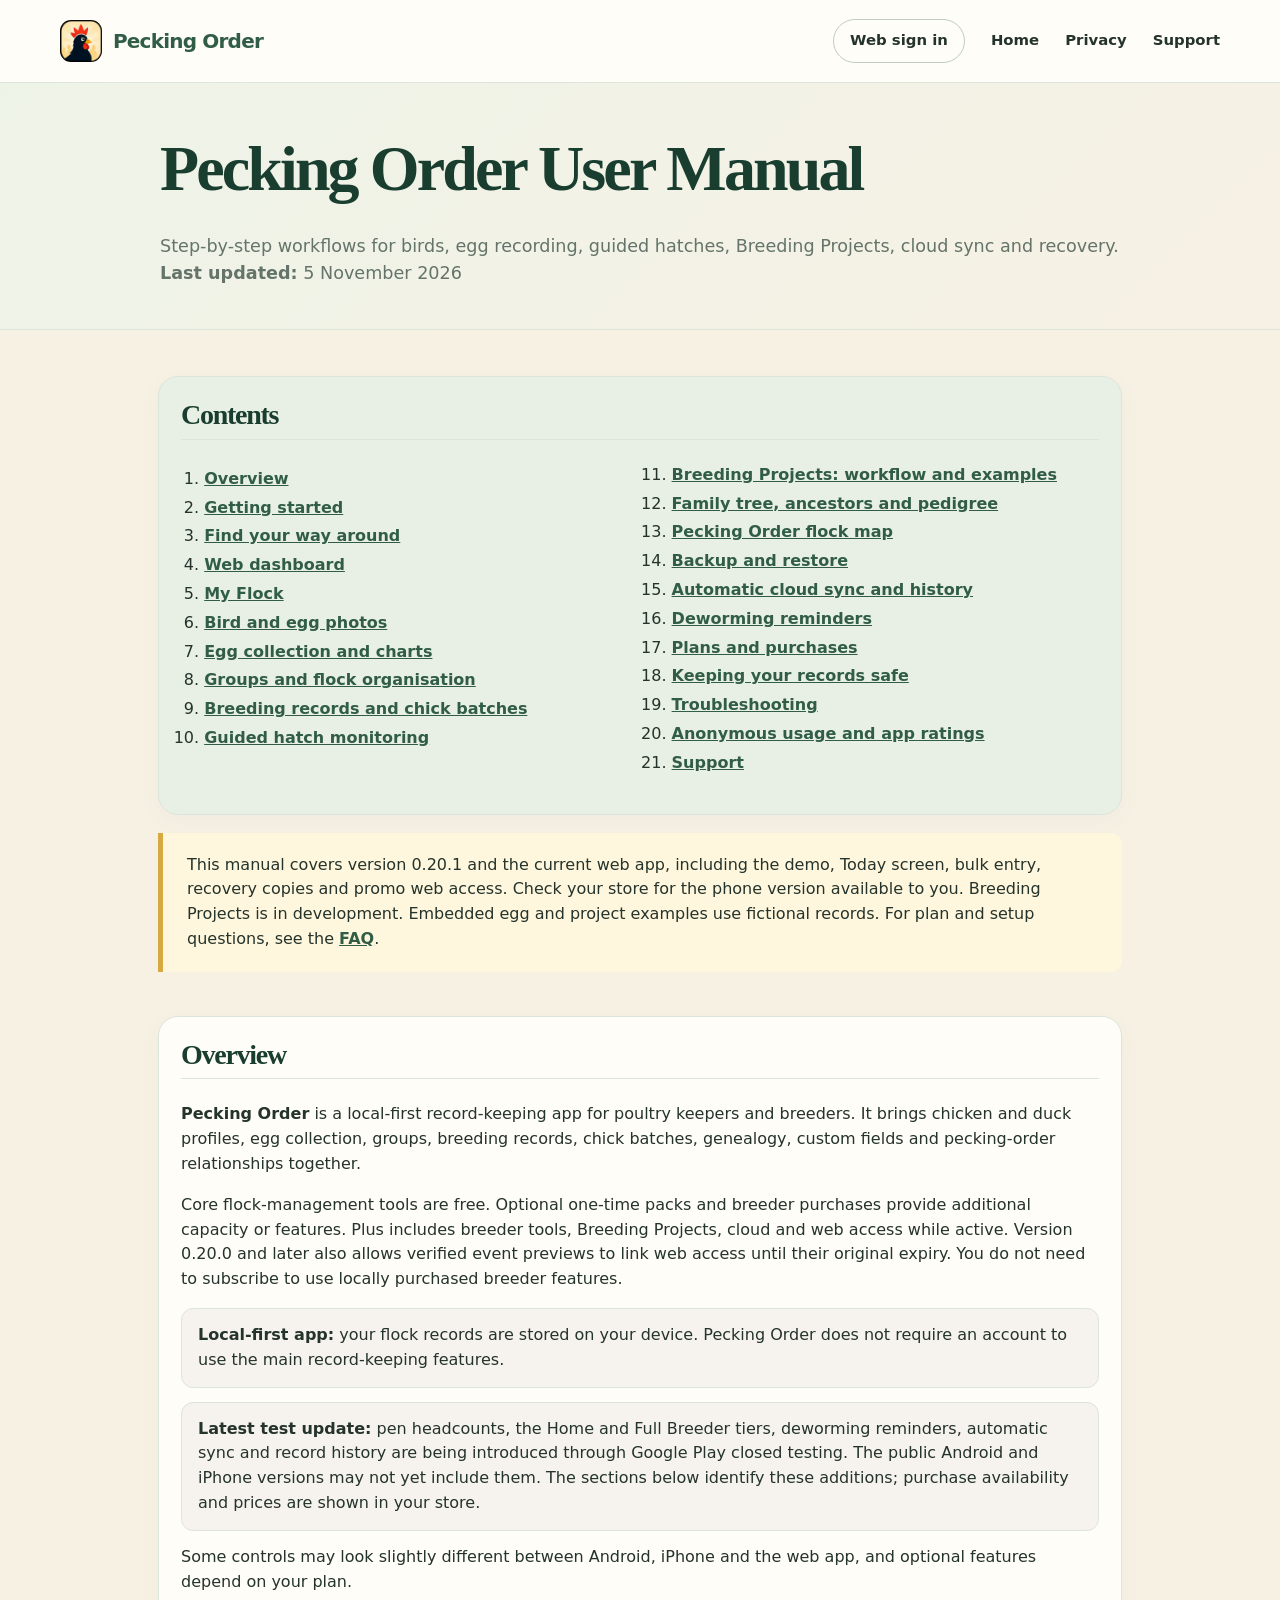
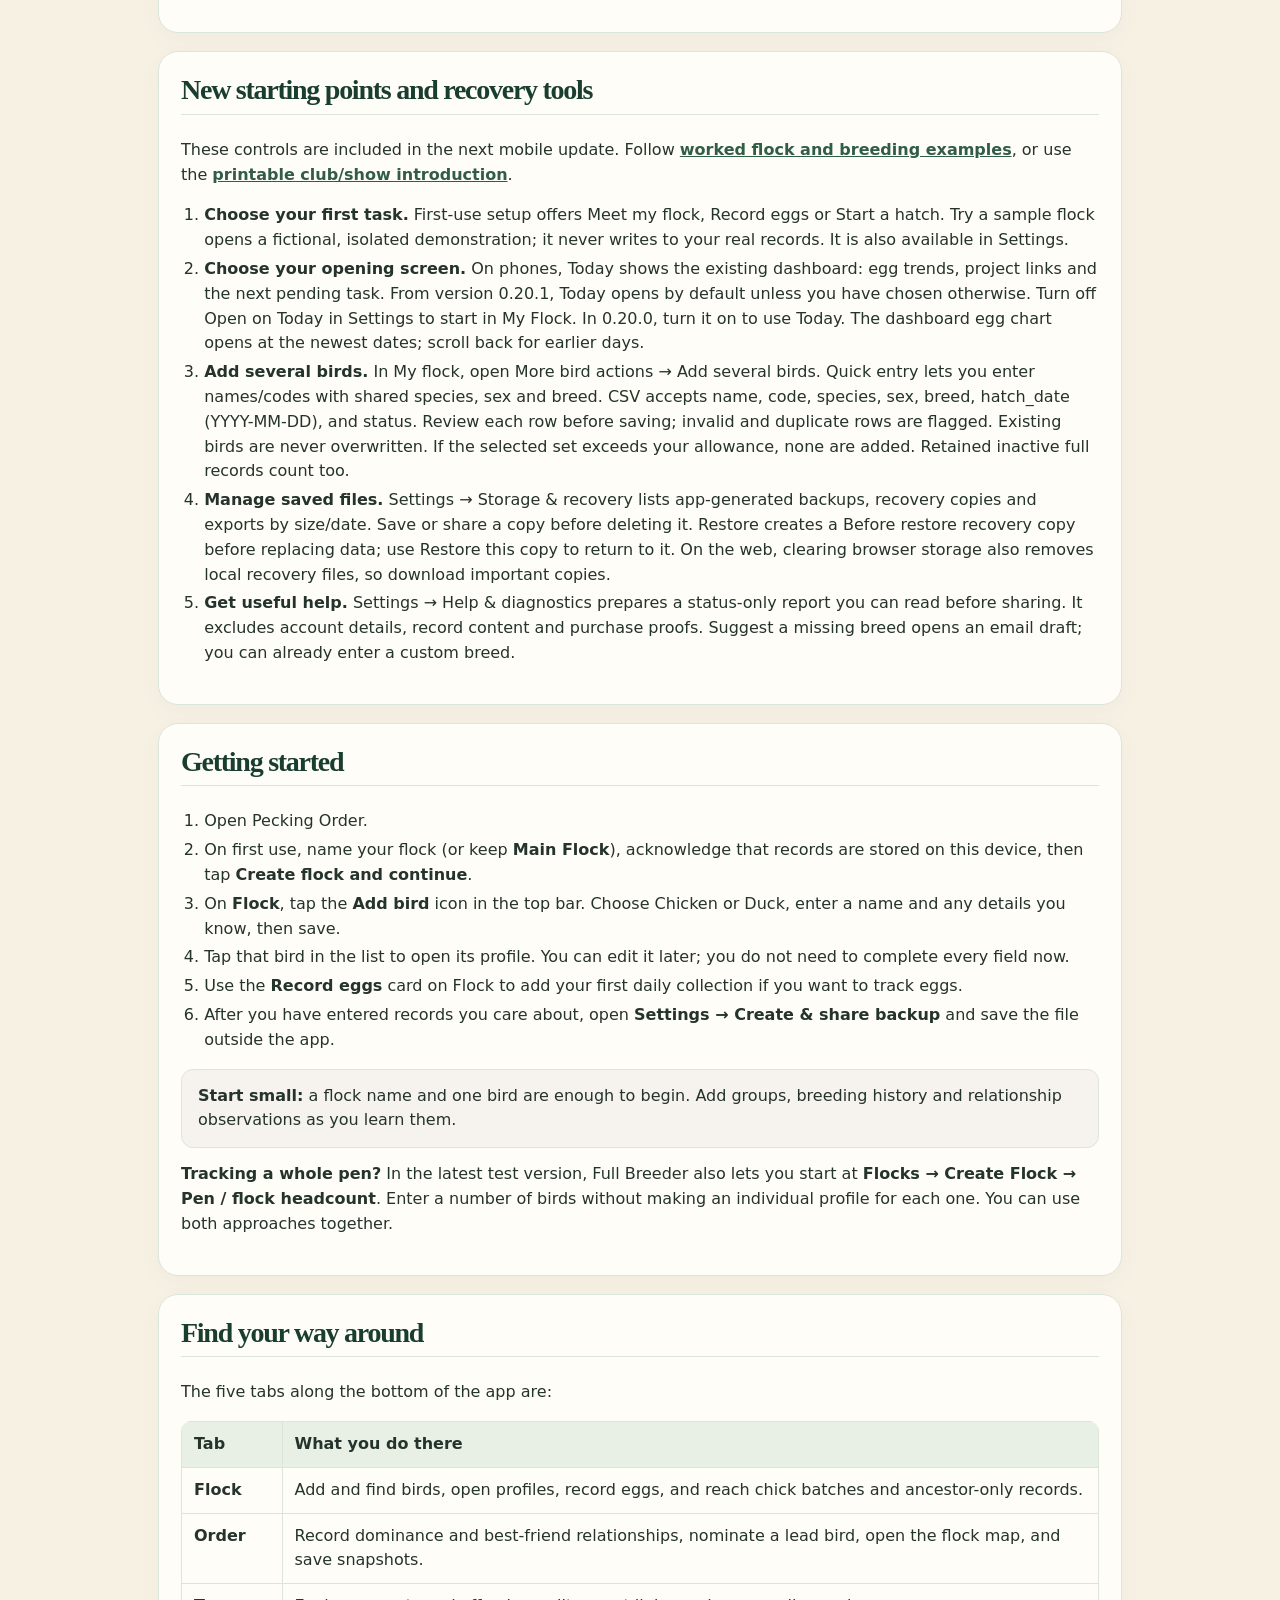
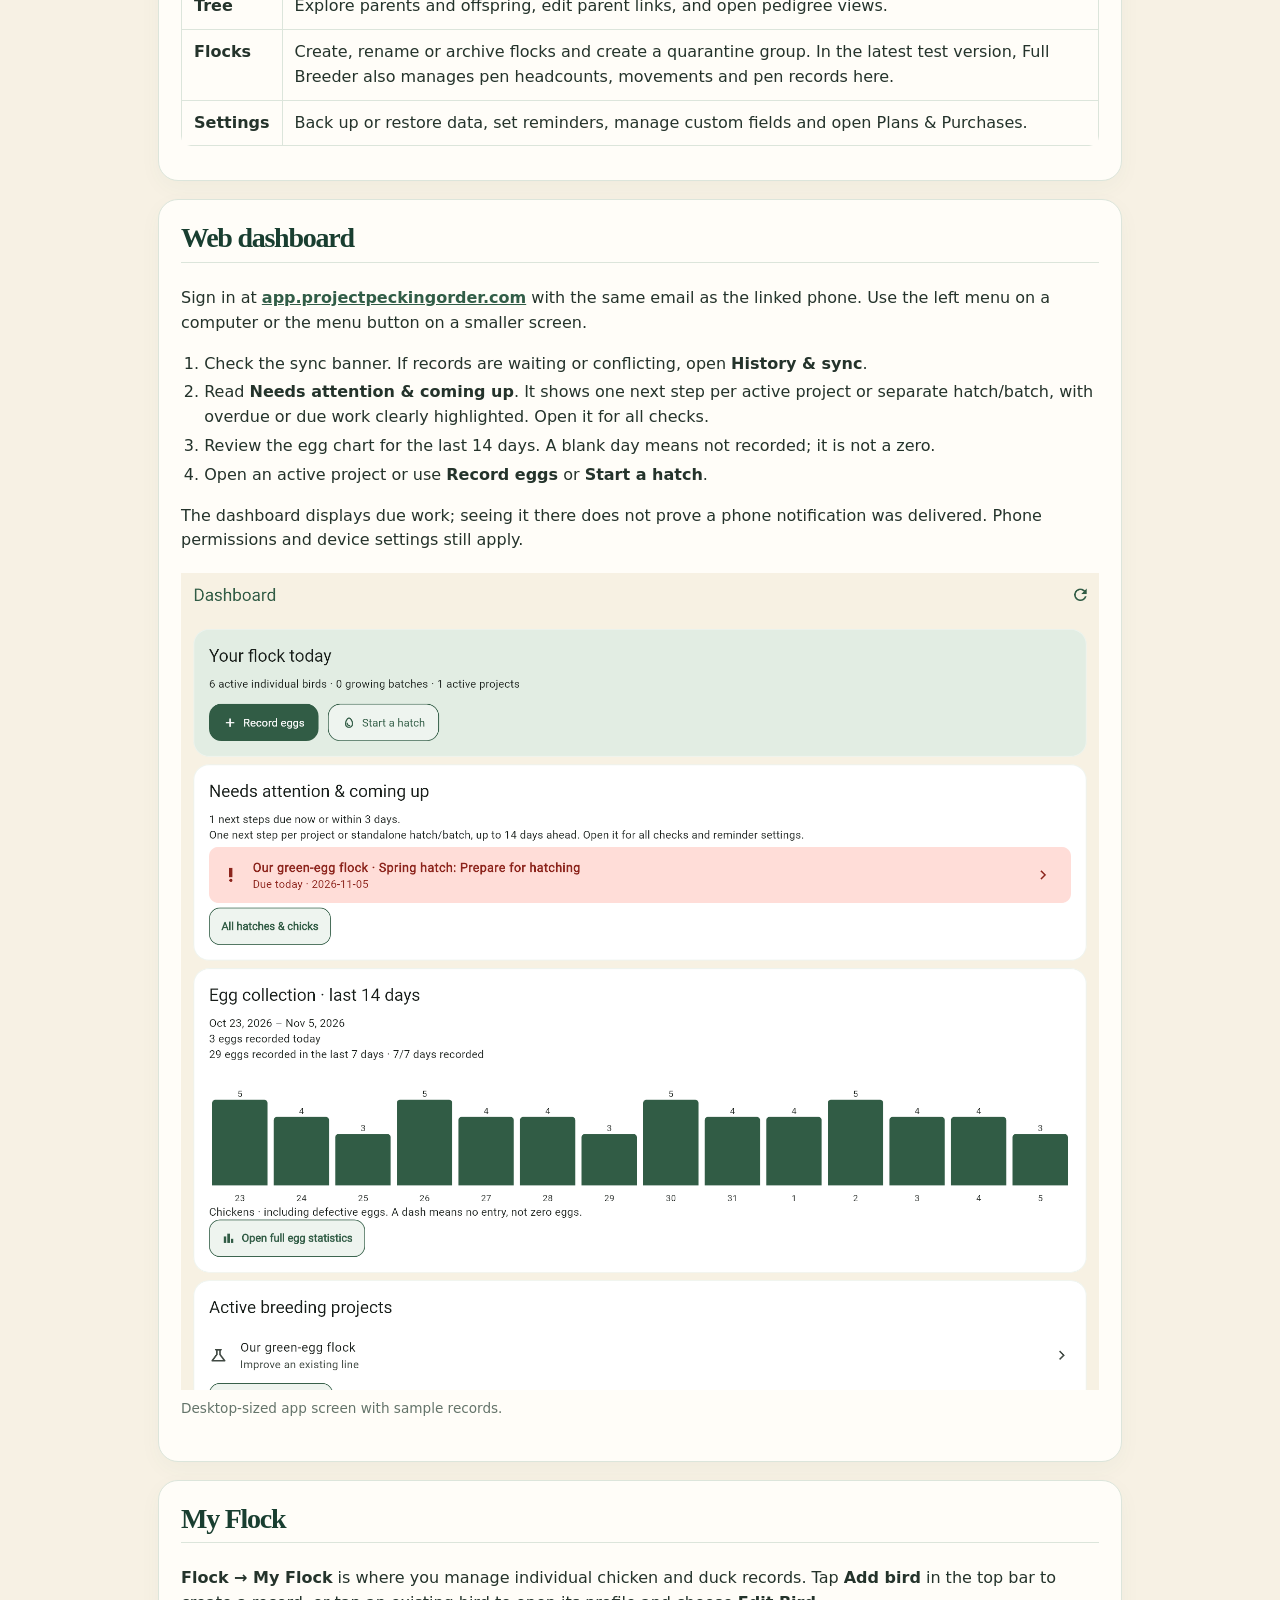
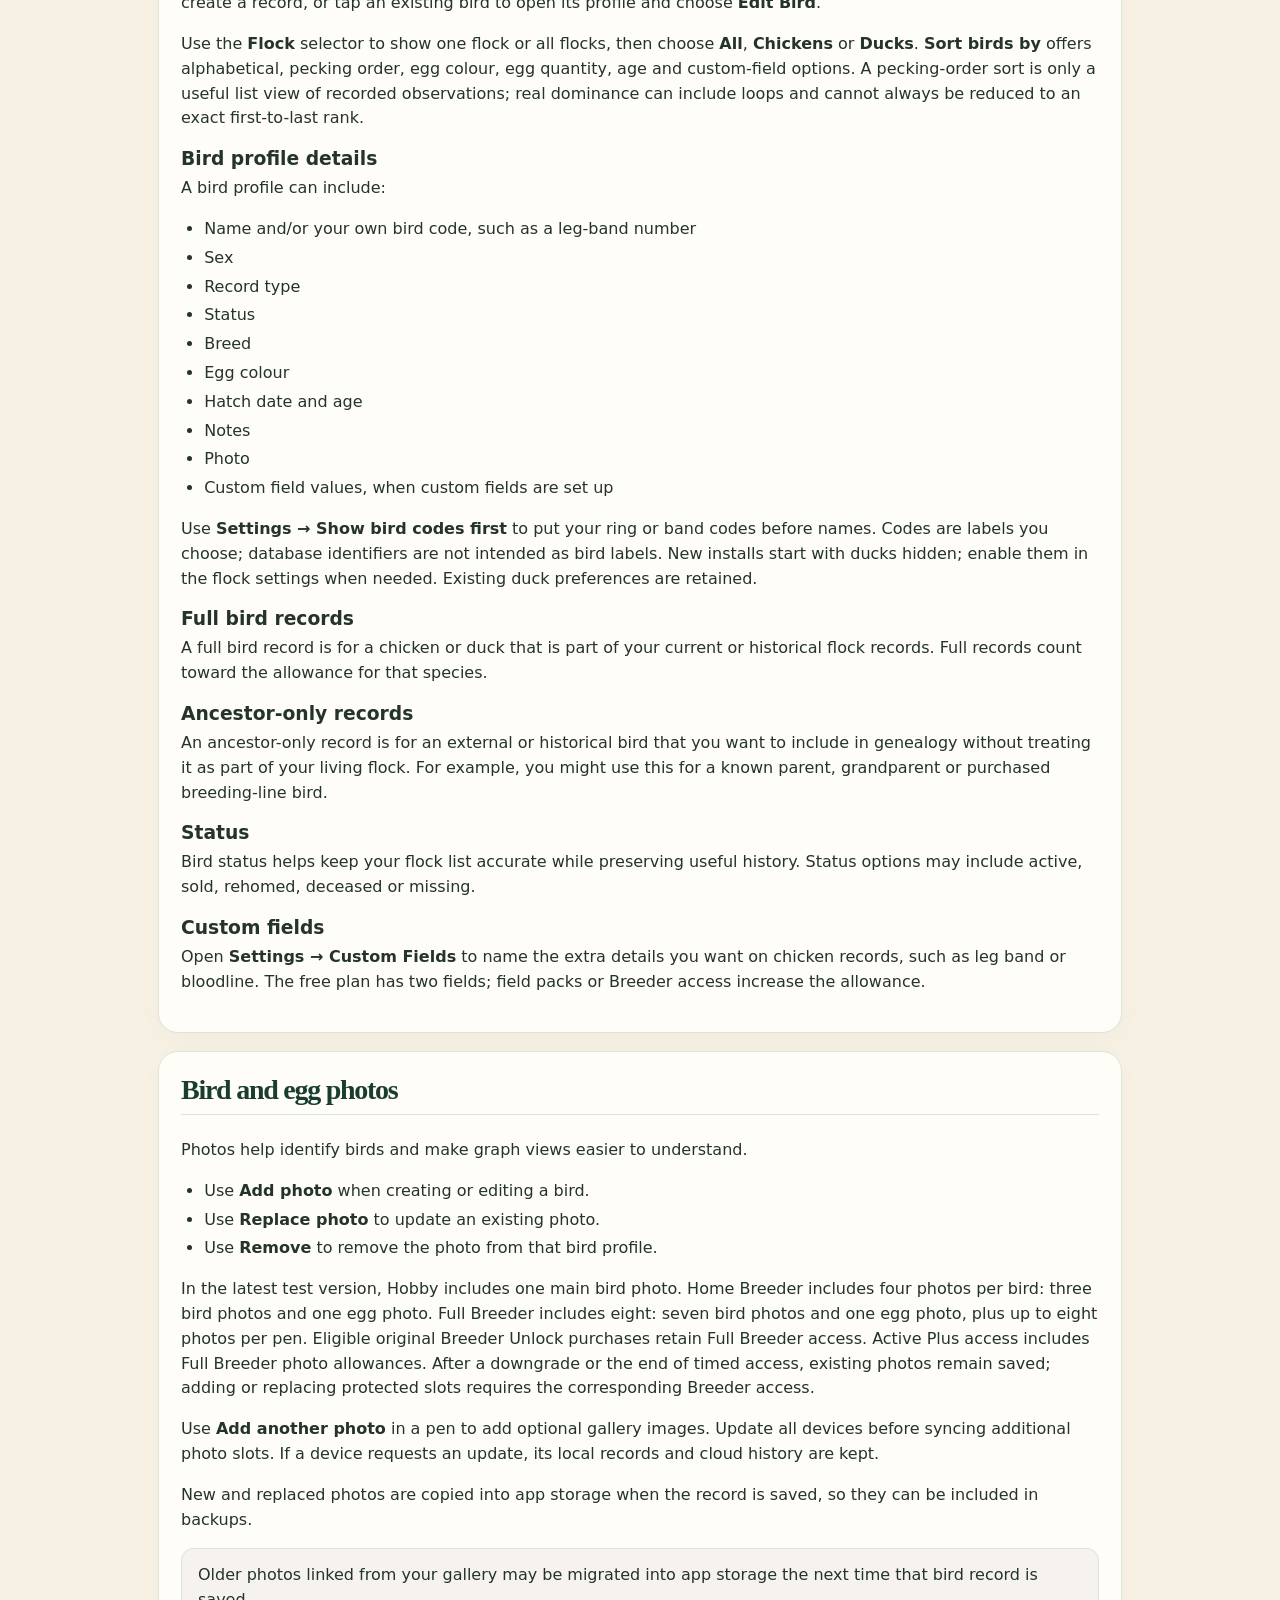
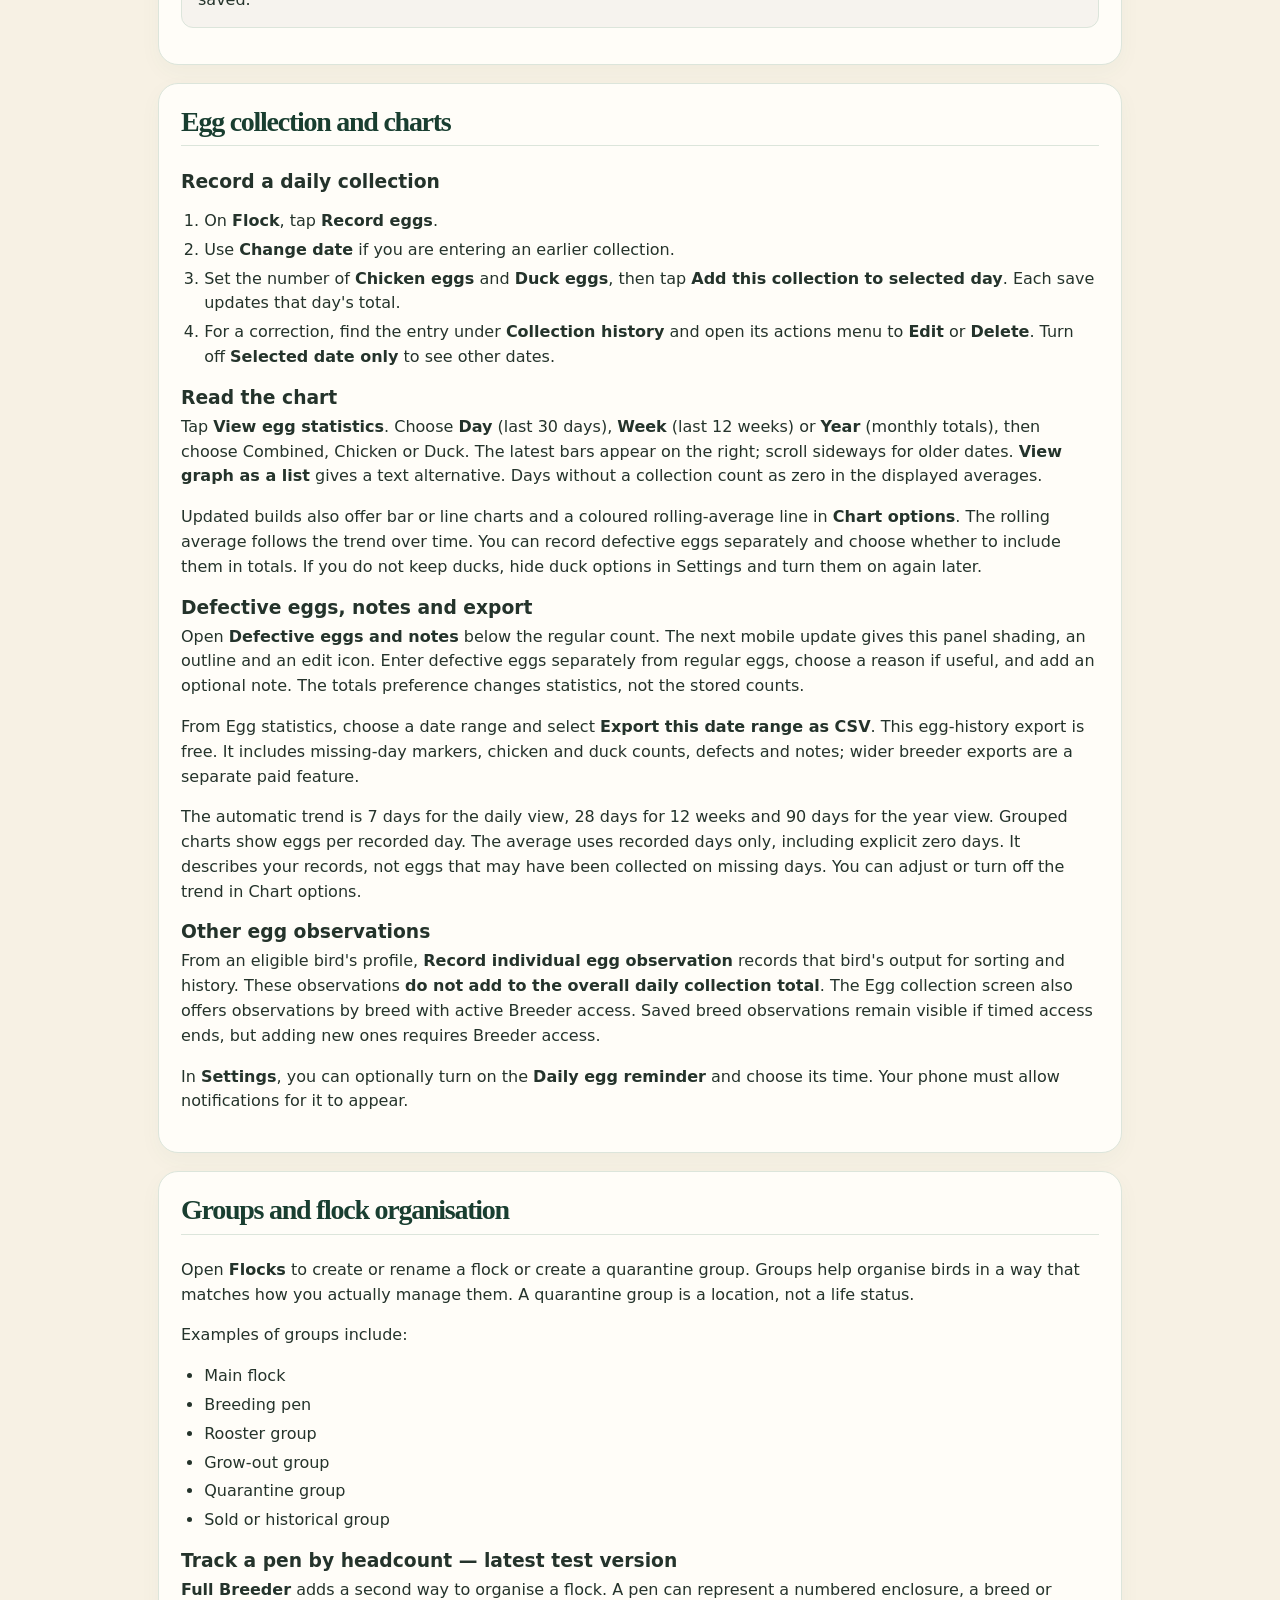
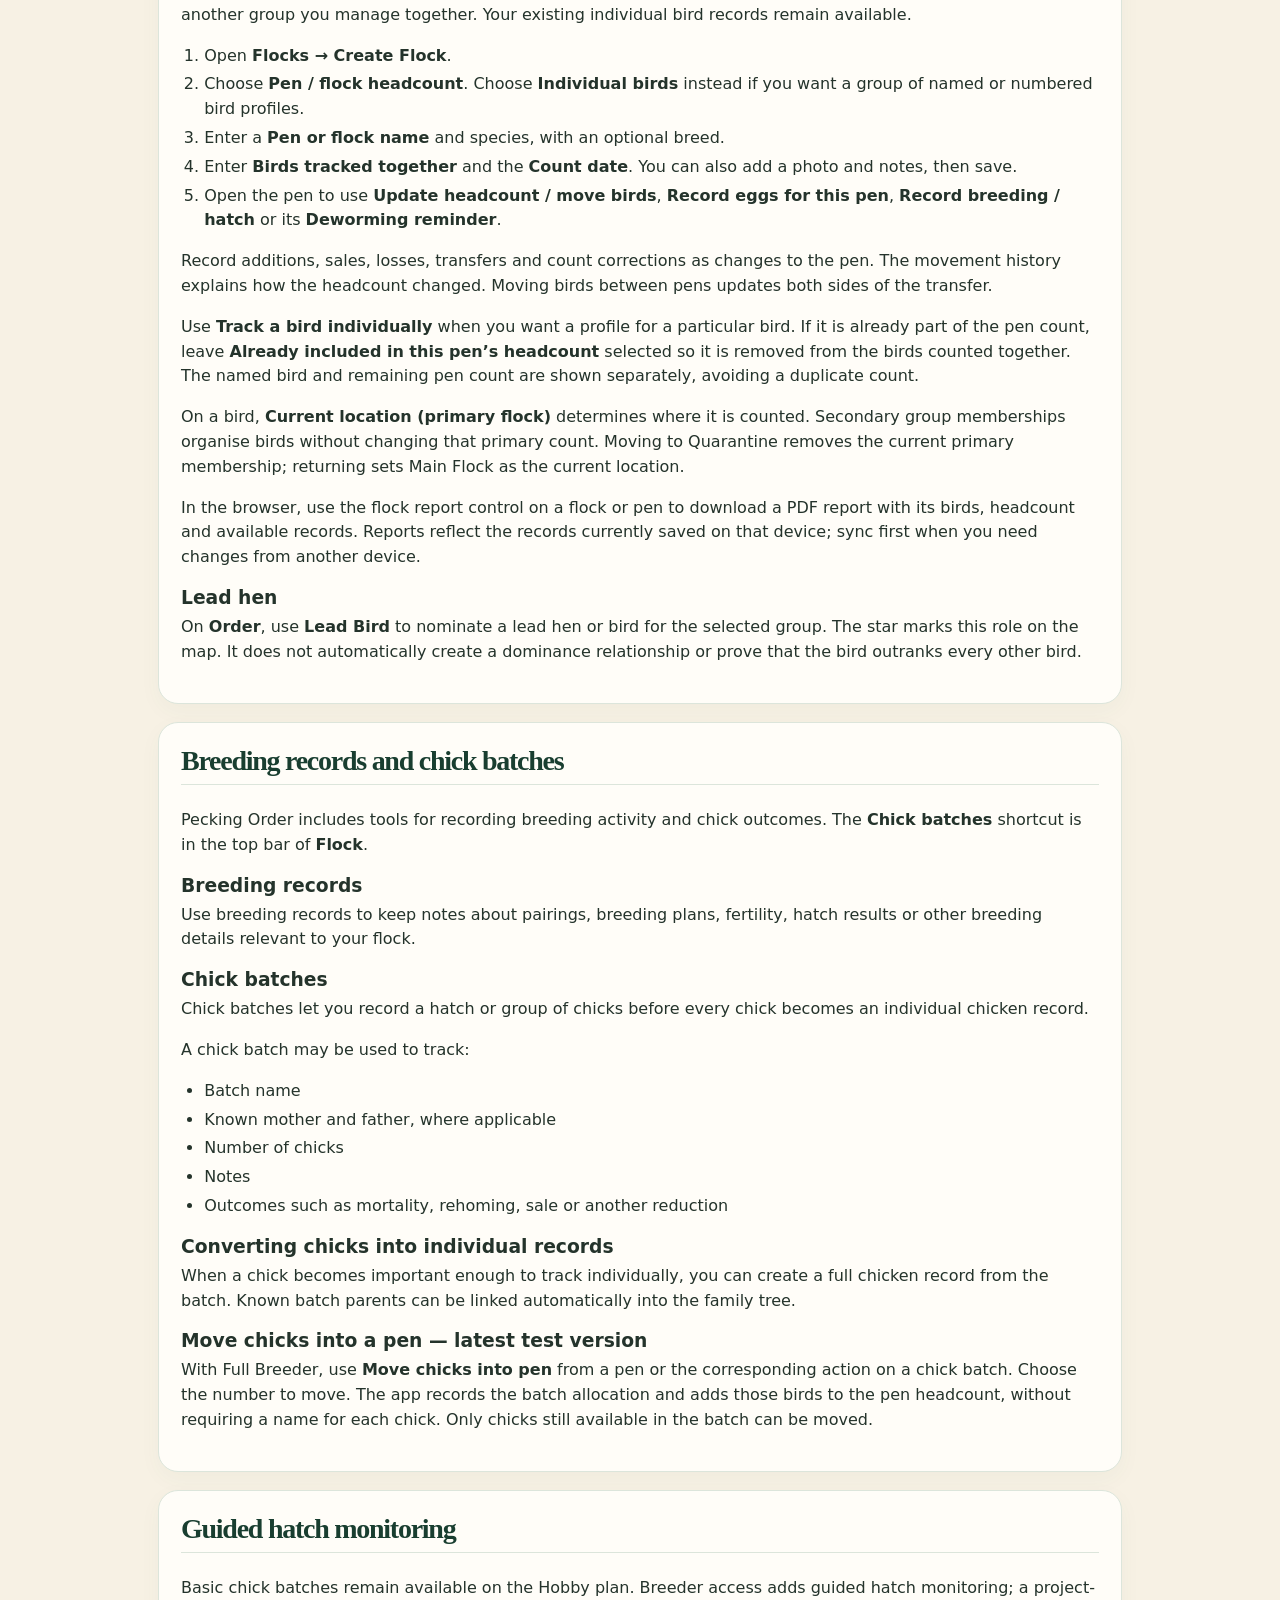
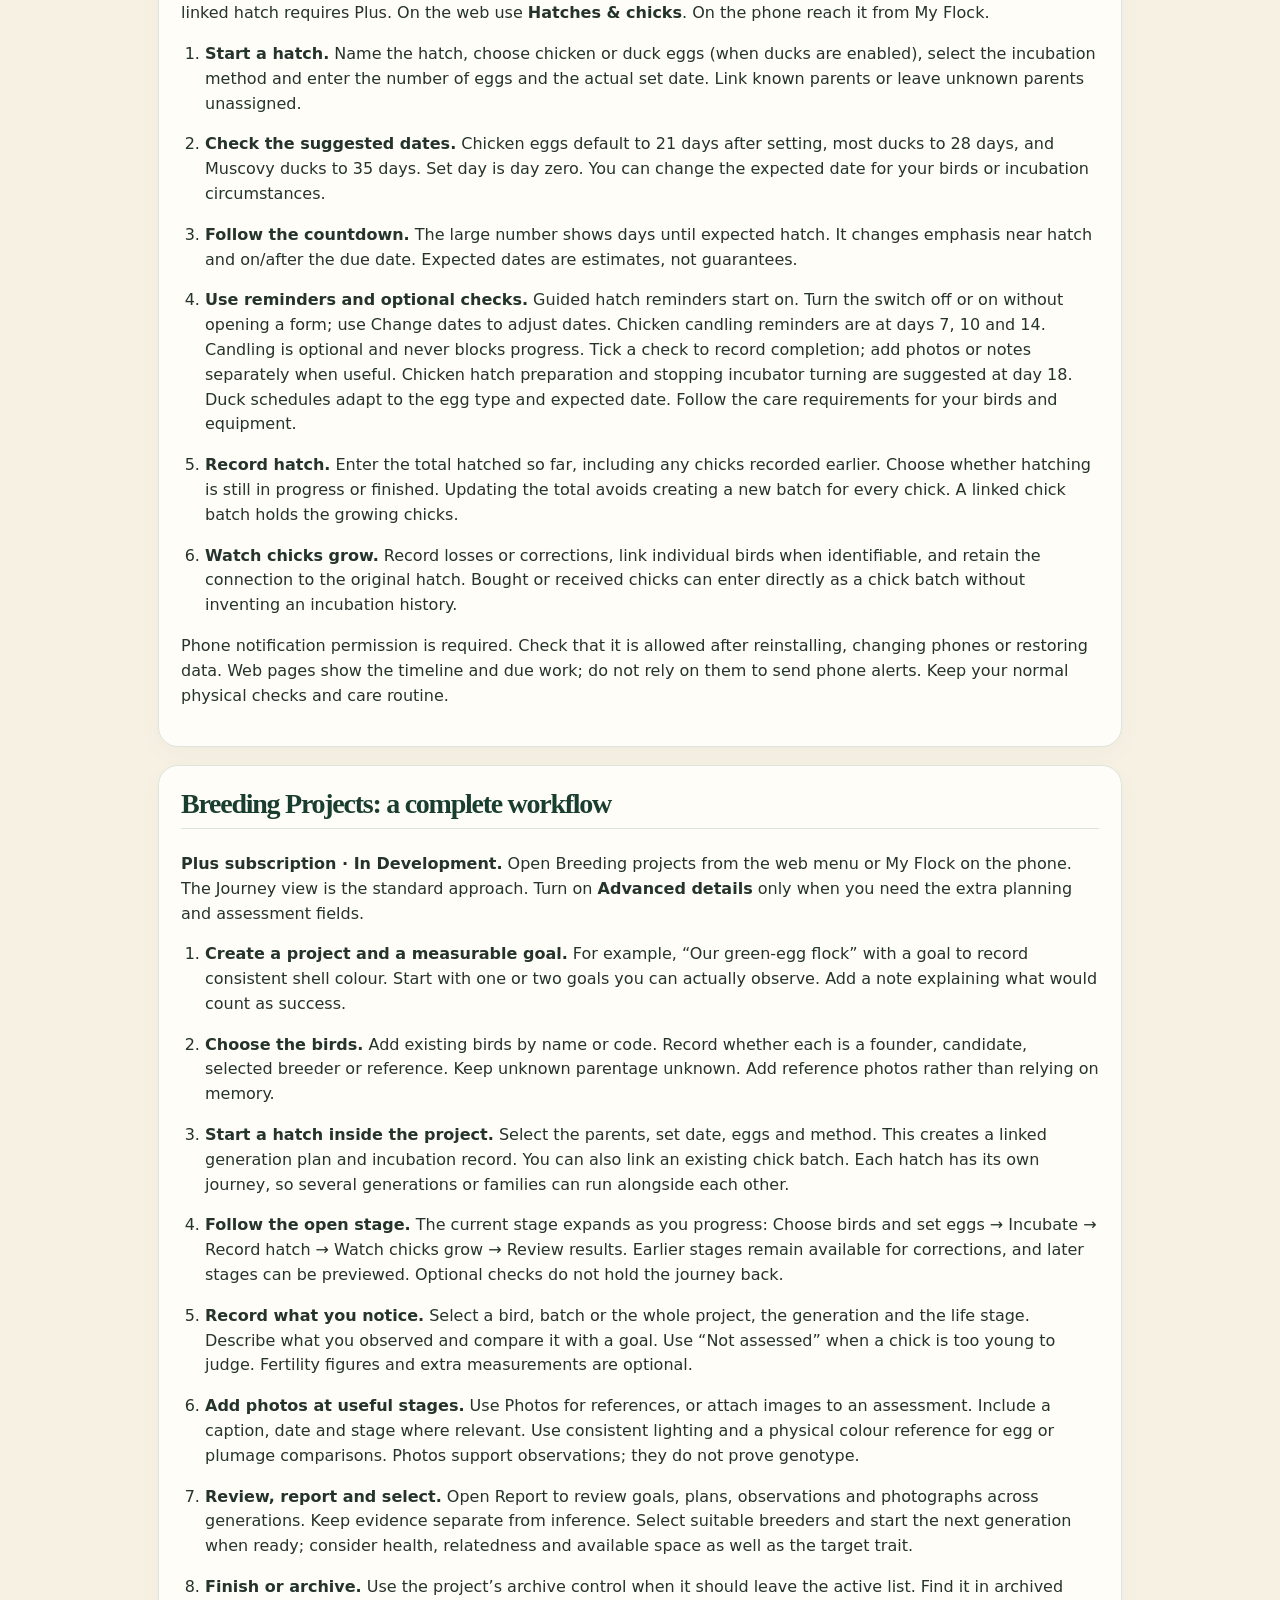
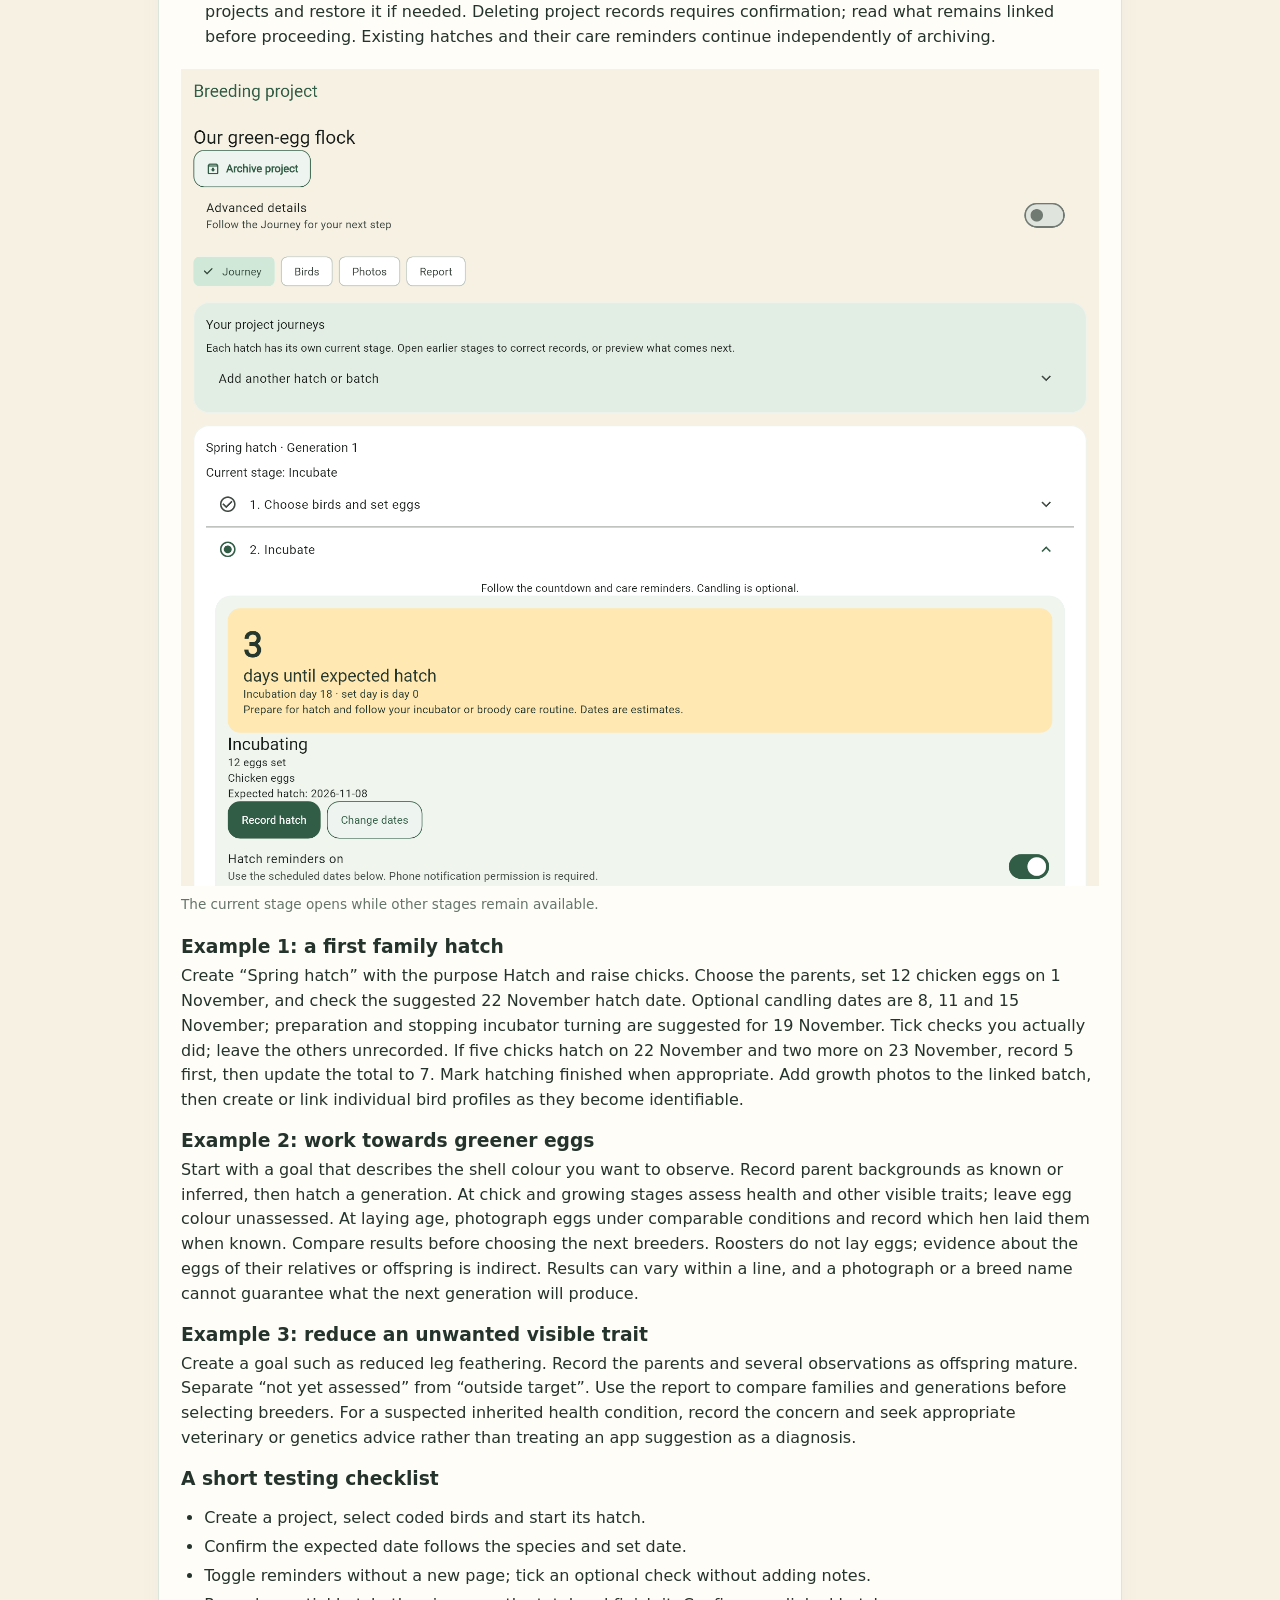
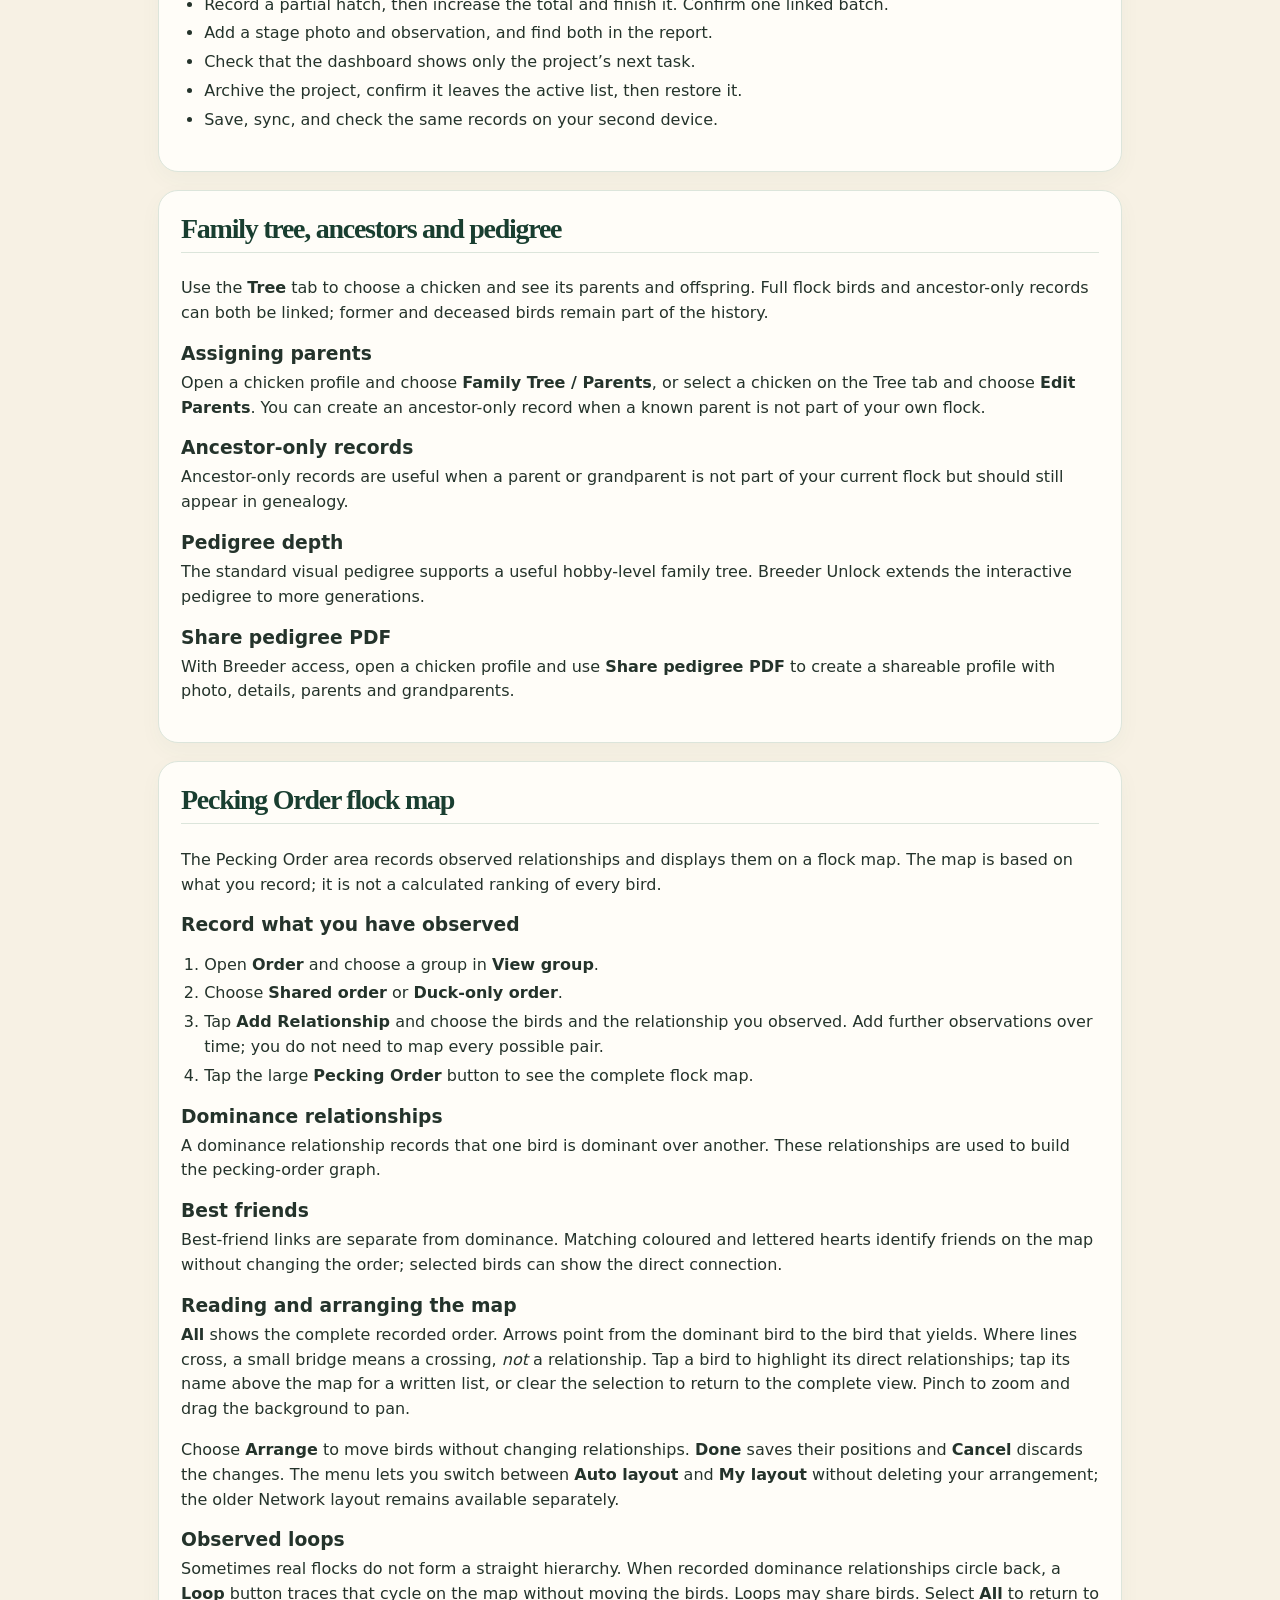
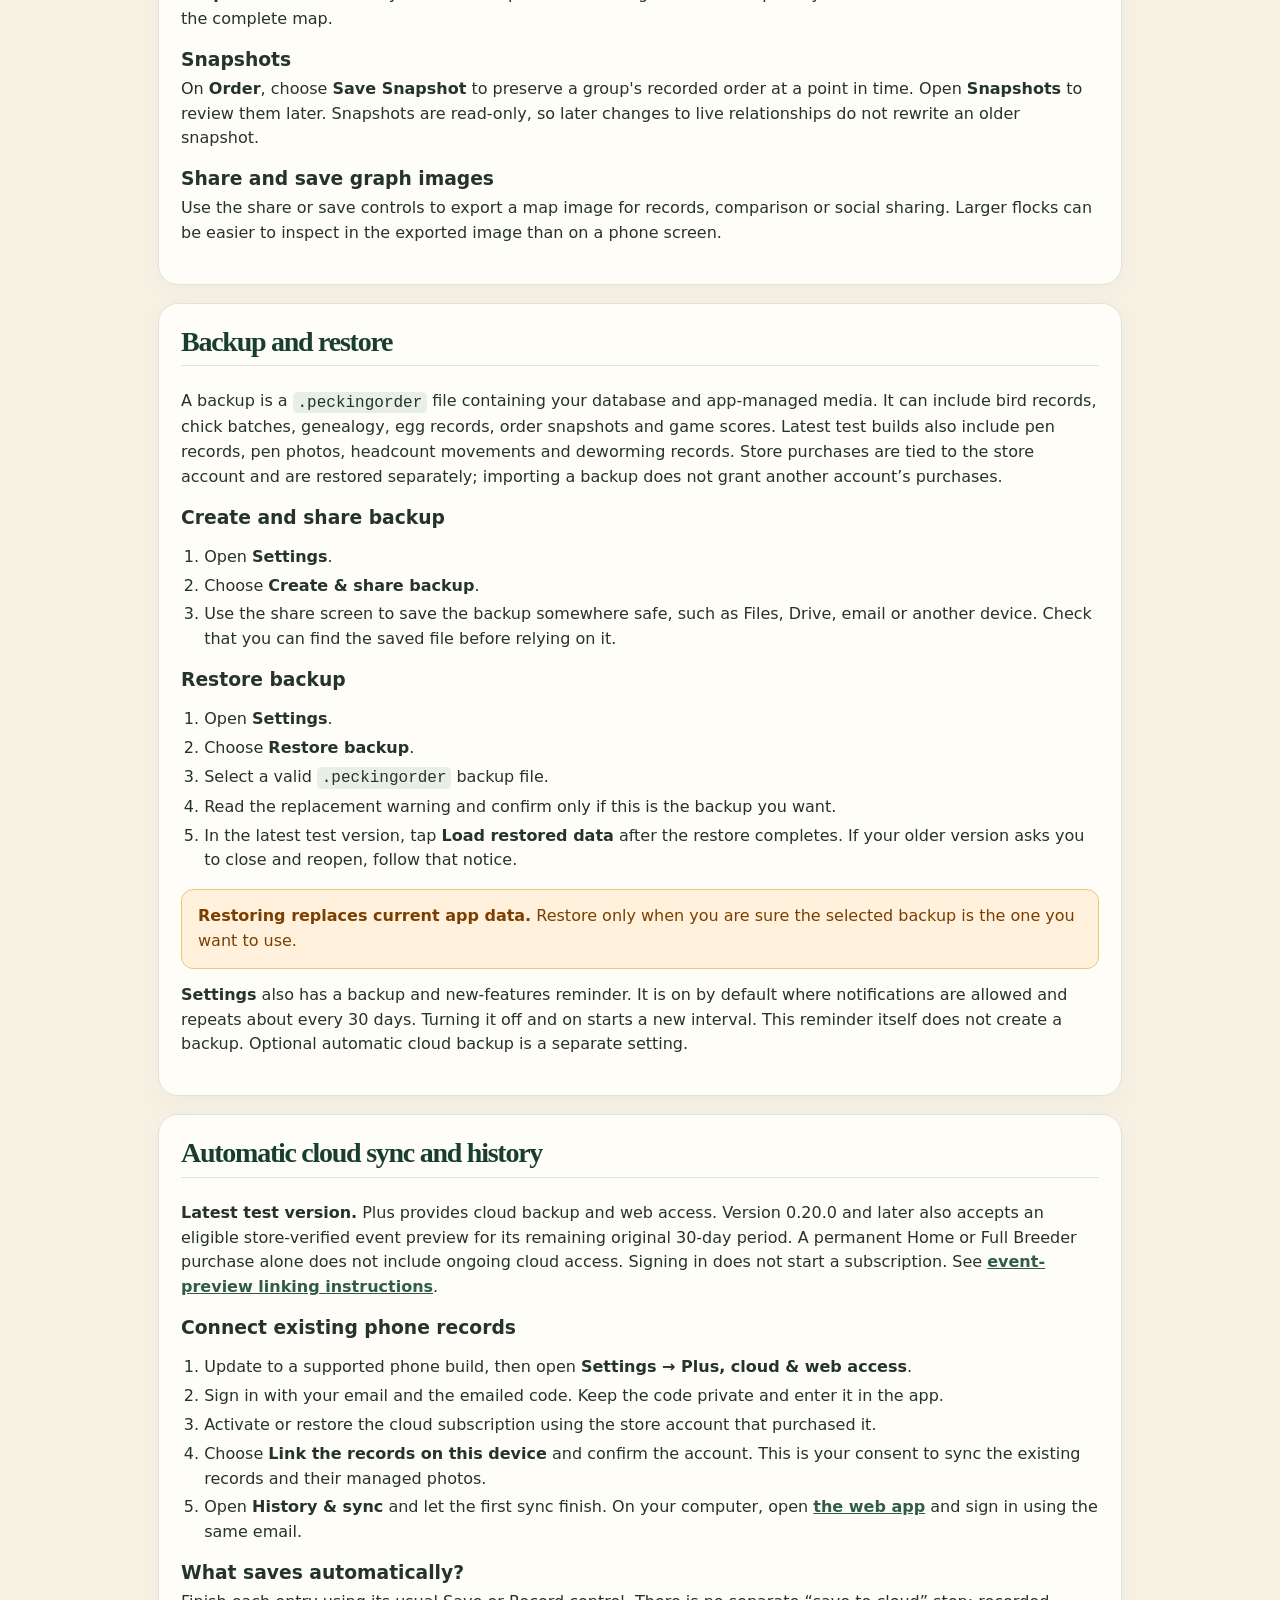
<file: user-manual.html>
<!doctype html>
<html lang="en-NZ">
<head>
  <meta charset="utf-8">
  <meta name="viewport" content="width=device-width, initial-scale=1">
  <title>Pecking Order User Manual</title>
  <meta name="description" content="Learn Pecking Order with step-by-step egg, hatch and breeding-project workflows, examples, dashboard guidance, cloud sync, backup recovery and privacy settings.">
  <meta property="og:title" content="Pecking Order user manual and breeding workflows">
  <meta property="og:description" content="From choosing birds to recording hatch results: practical steps, examples and a testing checklist.">
  <meta property="og:type" content="article">
  <meta property="og:url" content="https://projectpeckingorder.com/user-manual.html">
  <meta property="og:image" content="https://projectpeckingorder.com/assets/desktop-project.png">
  <link rel="canonical" href="https://projectpeckingorder.com/user-manual.html">
  <style>
    :root {
      --bg: #fdfbf4;
      --paper: #ffffff;
      --ink: #2f2a22;
      --muted: #6d6257;
      --line: #e5dccd;
      --accent: #8a5a23;
      --accent-soft: #f3e7d6;
      --warning: #7a3f00;
      --warning-bg: #fff1db;
    }

    * {
      box-sizing: border-box;
    }

    body {
      margin: 0;
      font-family: system-ui, -apple-system, BlinkMacSystemFont, "Segoe UI", sans-serif;
      line-height: 1.6;
      background: var(--bg);
      color: var(--ink);
    }

    header {
      background: linear-gradient(135deg, #fff7ea, #f2ddbf);
      border-bottom: 1px solid var(--line);
      padding: 36px 18px 28px;
    }

    .wrap {
      max-width: 960px;
      margin: 0 auto;
    }

    h1, h2, h3 {
      line-height: 1.25;
      color: var(--ink);
    }

    h1 {
      margin: 0 0 8px;
      font-size: clamp(2rem, 4vw, 3.2rem);
    }

    .subtitle {
      margin: 0;
      color: var(--muted);
      font-size: 1.1rem;
    }

    main {
      padding: 22px 18px 48px;
    }

    section {
      background: var(--paper);
      border: 1px solid var(--line);
      border-radius: 16px;
      padding: 22px;
      margin: 18px 0;
      box-shadow: 0 1px 2px rgba(47, 42, 34, 0.04);
    }

    section h2 {
      margin-top: 0;
      padding-bottom: 8px;
      border-bottom: 1px solid var(--line);
    }

    h3 {
      margin-top: 1.4rem;
      margin-bottom: 0.35rem;
    }

    a {
      color: var(--accent);
      font-weight: 600;
    }

    ul, ol {
      padding-left: 1.45rem;
    }

    li {
      margin: 0.25rem 0;
    }

    .toc {
      background: var(--accent-soft);
    }

    .toc ol {
      columns: 2;
      column-gap: 40px;
    }

    .note, .warning {
      border-radius: 12px;
      padding: 14px 16px;
      margin: 14px 0;
    }

    .note {
      background: #f6f3ee;
      border: 1px solid var(--line);
    }

    .warning {
      background: var(--warning-bg);
      border: 1px solid #efc47d;
      color: var(--warning);
    }

    table {
      width: 100%;
      border-collapse: collapse;
      margin: 12px 0;
      overflow: hidden;
      border-radius: 10px;
    }

    th, td {
      border: 1px solid var(--line);
      padding: 10px 12px;
      vertical-align: top;
      text-align: left;
    }

    th {
      background: #f7efe3;
    }

    code {
      background: #f7efe3;
      padding: 0.1rem 0.3rem;
      border-radius: 5px;
    }

    footer {
      color: var(--muted);
      border-top: 1px solid var(--line);
      padding: 22px 18px 36px;
      text-align: center;
    }

    @media (max-width: 720px) {
      .toc ol {
        columns: 1;
      }

      section {
        padding: 18px;
      }
    }
  </style>
  <link rel="stylesheet" href="styles.css">
</head>
<body class="manual-page">
  <a class="skip-link" href="#manual">Skip to content</a>
  <div class="site-header"><div class="shell header-inner"><a class="brand" href="index.html"><img src="assets/app-icon-small.png" alt="" width="42" height="42"><span>Pecking Order</span></a><nav aria-label="Main navigation"><a class="nav-contact" href="https://app.projectpeckingorder.com">Web sign in</a><a href="index.html">Home</a><a href="privacy-policy.html">Privacy</a><a href="mailto:support@projectpeckingorder.com">Support</a></nav></div></div>
  <header>
    <div class="wrap">
      <h1>Pecking Order User Manual</h1>
      <p class="subtitle">Step-by-step workflows for birds, egg recording, guided hatches, Breeding Projects, cloud sync and recovery.</p>
      <p class="subtitle"><strong>Last updated:</strong> 5 November 2026</p>
    </div>
  </header>

  <main class="wrap" id="manual">
    <section class="toc" id="contents">
      <h2>Contents</h2>
      <ol>
        <li><a href="#overview">Overview</a></li>
        <li><a href="#getting-started">Getting started</a></li>
        <li><a href="#app-navigation">Find your way around</a></li><li><a href="#dashboard">Web dashboard</a></li>
        <li><a href="#my-flock">My Flock</a></li>
        <li><a href="#photos">Bird and egg photos</a></li>
        <li><a href="#eggs">Egg collection and charts</a></li>
        <li><a href="#groups">Groups and flock organisation</a></li>
        <li><a href="#breeding">Breeding records and chick batches</a></li><li><a href="#guided-hatches">Guided hatch monitoring</a></li><li><a href="#breeding-projects">Breeding Projects: workflow and examples</a></li>
        <li><a href="#family-tree">Family tree, ancestors and pedigree</a></li>
        <li><a href="#pecking-order">Pecking Order flock map</a></li>
        <li><a href="#backup-restore">Backup and restore</a></li>
        <li><a href="#cloud-sync">Automatic cloud sync and history</a></li>
        <li><a href="#deworming">Deworming reminders</a></li>
        <li><a href="#plans-purchases">Plans and purchases</a></li>
        <li><a href="#important-backups">Keeping your records safe</a></li>
        <li><a href="#troubleshooting">Troubleshooting</a></li>
        <li><a href="#usage-and-ratings">Anonymous usage and app ratings</a></li><li><a href="#support">Support</a></li>
      </ol>
    </section>

    <p class="release-note">This manual covers version 0.20.1 and the current web app, including the demo, Today screen, bulk entry, recovery copies and promo web access. Check your store for the phone version available to you. Breeding Projects is in development. Embedded egg and project examples use fictional records. For plan and setup questions, see the <a href="faq.html">FAQ</a>.</p><section id="overview">
      <h2>Overview</h2>
      <p><strong>Pecking Order</strong> is a local-first record-keeping app for poultry keepers and breeders. It brings chicken and duck profiles, egg collection, groups, breeding records, chick batches, genealogy, custom fields and pecking-order relationships together.</p>
      <p>Core flock-management tools are free. Optional one-time packs and breeder purchases provide additional capacity or features. Plus includes breeder tools, Breeding Projects, cloud and web access while active. Version 0.20.0 and later also allows verified event previews to link web access until their original expiry. You do not need to subscribe to use locally purchased breeder features.</p>
      <div class="note">
        <strong>Local-first app:</strong> your flock records are stored on your device. Pecking Order does not require an account to use the main record-keeping features.
      </div>
      <div class="note"><strong>Latest test update:</strong> pen headcounts, the Home and Full Breeder tiers, deworming reminders, automatic sync and record history are being introduced through Google Play closed testing. The public Android and iPhone versions may not yet include them. The sections below identify these additions; purchase availability and prices are shown in your store.</div>
      <p>Some controls may look slightly different between Android, iPhone and the web app, and optional features depend on your plan.</p>
    </section>

    <section id="next-update"><h2>New starting points and recovery tools</h2><p>These controls are included in the next mobile update. Follow <a href="start-here.html">worked flock and breeding examples</a>, or use the <a href="club-kit.html">printable club/show introduction</a>.</p><ol><li><strong>Choose your first task.</strong> First-use setup offers Meet my flock, Record eggs or Start a hatch. Try a sample flock opens a fictional, isolated demonstration; it never writes to your real records. It is also available in Settings.</li><li><strong>Choose your opening screen.</strong> On phones, Today shows the existing dashboard: egg trends, project links and the next pending task. From version 0.20.1, Today opens by default unless you have chosen otherwise. Turn off Open on Today in Settings to start in My Flock. In 0.20.0, turn it on to use Today. The dashboard egg chart opens at the newest dates; scroll back for earlier days.</li><li><strong>Add several birds.</strong> In My flock, open More bird actions → Add several birds. Quick entry lets you enter names/codes with shared species, sex and breed. CSV accepts name, code, species, sex, breed, hatch_date (YYYY-MM-DD), and status. Review each row before saving; invalid and duplicate rows are flagged. Existing birds are never overwritten. If the selected set exceeds your allowance, none are added. Retained inactive full records count too.</li><li><strong>Manage saved files.</strong> Settings → Storage &amp; recovery lists app-generated backups, recovery copies and exports by size/date. Save or share a copy before deleting it. Restore creates a Before restore recovery copy before replacing data; use Restore this copy to return to it. On the web, clearing browser storage also removes local recovery files, so download important copies.</li><li><strong>Get useful help.</strong> Settings → Help &amp; diagnostics prepares a status-only report you can read before sharing. It excludes account details, record content and purchase proofs. Suggest a missing breed opens an email draft; you can already enter a custom breed.</li></ol></section>
    <section id="getting-started">
      <h2>Getting started</h2>
      <ol>
        <li>Open Pecking Order.</li>
        <li>On first use, name your flock (or keep <strong>Main Flock</strong>), acknowledge that records are stored on this device, then tap <strong>Create flock and continue</strong>.</li>
        <li>On <strong>Flock</strong>, tap the <strong>Add bird</strong> icon in the top bar. Choose Chicken or Duck, enter a name and any details you know, then save.</li>
        <li>Tap that bird in the list to open its profile. You can edit it later; you do not need to complete every field now.</li>
        <li>Use the <strong>Record eggs</strong> card on Flock to add your first daily collection if you want to track eggs.</li>
        <li>After you have entered records you care about, open <strong>Settings → Create &amp; share backup</strong> and save the file outside the app.</li>
      </ol>
      <div class="note"><strong>Start small:</strong> a flock name and one bird are enough to begin. Add groups, breeding history and relationship observations as you learn them.</div>
      <p><strong>Tracking a whole pen?</strong> In the latest test version, Full Breeder also lets you start at <strong>Flocks → Create Flock → Pen / flock headcount</strong>. Enter a number of birds without making an individual profile for each one. You can use both approaches together.</p>
    </section>

    <section id="app-navigation">
      <h2>Find your way around</h2>
      <p>The five tabs along the bottom of the app are:</p>
      <table>
        <thead><tr><th>Tab</th><th>What you do there</th></tr></thead>
        <tbody>
          <tr><td><strong>Flock</strong></td><td>Add and find birds, open profiles, record eggs, and reach chick batches and ancestor-only records.</td></tr>
          <tr><td><strong>Order</strong></td><td>Record dominance and best-friend relationships, nominate a lead bird, open the flock map, and save snapshots.</td></tr>
          <tr><td><strong>Tree</strong></td><td>Explore parents and offspring, edit parent links, and open pedigree views.</td></tr>
          <tr><td><strong>Flocks</strong></td><td>Create, rename or archive flocks and create a quarantine group. In the latest test version, Full Breeder also manages pen headcounts, movements and pen records here.</td></tr>
          <tr><td><strong>Settings</strong></td><td>Back up or restore data, set reminders, manage custom fields and open Plans &amp; Purchases.</td></tr>
        </tbody>
      </table>
    </section>

    <section id="dashboard"><h2>Web dashboard</h2>
<p>Sign in at <a href="https://app.projectpeckingorder.com">app.projectpeckingorder.com</a> with the same email as the linked phone. Use the left menu on a computer or the menu button on a smaller screen.</p>
<ol><li>Check the sync banner. If records are waiting or conflicting, open <strong>History &amp; sync</strong>.</li><li>Read <strong>Needs attention &amp; coming up</strong>. It shows one next step per active project or separate hatch/batch, with overdue or due work clearly highlighted. Open it for all checks.</li><li>Review the egg chart for the last 14 days. A blank day means not recorded; it is not a zero.</li><li>Open an active project or use <strong>Record eggs</strong> or <strong>Start a hatch</strong>.</li></ol>
<p>The dashboard displays due work; seeing it there does not prove a phone notification was delivered. Phone permissions and device settings still apply.</p>
<figure><a href="assets/desktop-dashboard.png"><img src="assets/desktop-dashboard.png" alt="Dashboard screen detail with a next hatch task and egg chart" width="1770" height="1575" loading="lazy"></a><figcaption>Desktop-sized app screen with sample records.</figcaption></figure></section><section id="my-flock">
      <h2>My Flock</h2>
      <p><strong>Flock → My Flock</strong> is where you manage individual chicken and duck records. Tap <strong>Add bird</strong> in the top bar to create a record, or tap an existing bird to open its profile and choose <strong>Edit Bird</strong>.</p>
      <p>Use the <strong>Flock</strong> selector to show one flock or all flocks, then choose <strong>All</strong>, <strong>Chickens</strong> or <strong>Ducks</strong>. <strong>Sort birds by</strong> offers alphabetical, pecking order, egg colour, egg quantity, age and custom-field options. A pecking-order sort is only a useful list view of recorded observations; real dominance can include loops and cannot always be reduced to an exact first-to-last rank.</p>
      <h3>Bird profile details</h3>
      <p>A bird profile can include:</p>
      <ul>
        <li>Name and/or your own bird code, such as a leg-band number</li>
        <li>Sex</li>
        <li>Record type</li>
        <li>Status</li>
        <li>Breed</li>
        <li>Egg colour</li>
        <li>Hatch date and age</li>
        <li>Notes</li>
        <li>Photo</li>
        <li>Custom field values, when custom fields are set up</li>
      </ul>

      <p>Use <strong>Settings → Show bird codes first</strong> to put your ring or band codes before names. Codes are labels you choose; database identifiers are not intended as bird labels. New installs start with ducks hidden; enable them in the flock settings when needed. Existing duck preferences are retained.</p><h3>Full bird records</h3>
      <p>A full bird record is for a chicken or duck that is part of your current or historical flock records. Full records count toward the allowance for that species.</p>

      <h3>Ancestor-only records</h3>
      <p>An ancestor-only record is for an external or historical bird that you want to include in genealogy without treating it as part of your living flock. For example, you might use this for a known parent, grandparent or purchased breeding-line bird.</p>

      <h3>Status</h3>
      <p>Bird status helps keep your flock list accurate while preserving useful history. Status options may include active, sold, rehomed, deceased or missing.</p>
      <h3>Custom fields</h3>
      <p>Open <strong>Settings → Custom Fields</strong> to name the extra details you want on chicken records, such as leg band or bloodline. The free plan has two fields; field packs or Breeder access increase the allowance.</p>
    </section>

    <section id="photos">
      <h2>Bird and egg photos</h2>
      <p>Photos help identify birds and make graph views easier to understand.</p>
      <ul>
        <li>Use <strong>Add photo</strong> when creating or editing a bird.</li>
        <li>Use <strong>Replace photo</strong> to update an existing photo.</li>
        <li>Use <strong>Remove</strong> to remove the photo from that bird profile.</li>
      </ul>
      <p>In the latest test version, Hobby includes one main bird photo. Home Breeder includes four photos per bird: three bird photos and one egg photo. Full Breeder includes eight: seven bird photos and one egg photo, plus up to eight photos per pen. Eligible original Breeder Unlock purchases retain Full Breeder access. Active Plus access includes Full Breeder photo allowances. After a downgrade or the end of timed access, existing photos remain saved; adding or replacing protected slots requires the corresponding Breeder access.</p>
      <p>Use <strong>Add another photo</strong> in a pen to add optional gallery images. Update all devices before syncing additional photo slots. If a device requests an update, its local records and cloud history are kept.</p>
      <p>New and replaced photos are copied into app storage when the record is saved, so they can be included in backups.</p>
      <div class="note">
        Older photos linked from your gallery may be migrated into app storage the next time that bird record is saved.
      </div>
    </section>

    <section id="eggs">
      <h2>Egg collection and charts</h2>
      <h3>Record a daily collection</h3>
      <ol>
        <li>On <strong>Flock</strong>, tap <strong>Record eggs</strong>.</li>
        <li>Use <strong>Change date</strong> if you are entering an earlier collection.</li>
        <li>Set the number of <strong>Chicken eggs</strong> and <strong>Duck eggs</strong>, then tap <strong>Add this collection to selected day</strong>. Each save updates that day's total.</li>
        <li>For a correction, find the entry under <strong>Collection history</strong> and open its actions menu to <strong>Edit</strong> or <strong>Delete</strong>. Turn off <strong>Selected date only</strong> to see other dates.</li>
      </ol>
      <h3>Read the chart</h3>
      <p>Tap <strong>View egg statistics</strong>. Choose <strong>Day</strong> (last 30 days), <strong>Week</strong> (last 12 weeks) or <strong>Year</strong> (monthly totals), then choose Combined, Chicken or Duck. The latest bars appear on the right; scroll sideways for older dates. <strong>View graph as a list</strong> gives a text alternative. Days without a collection count as zero in the displayed averages.</p>
      <p>Updated builds also offer bar or line charts and a coloured rolling-average line in <strong>Chart options</strong>. The rolling average follows the trend over time. You can record defective eggs separately and choose whether to include them in totals. If you do not keep ducks, hide duck options in Settings and turn them on again later.</p>
      <h3>Defective eggs, notes and export</h3><p>Open <strong>Defective eggs and notes</strong> below the regular count. The next mobile update gives this panel shading, an outline and an edit icon. Enter defective eggs separately from regular eggs, choose a reason if useful, and add an optional note. The totals preference changes statistics, not the stored counts.</p><p>From Egg statistics, choose a date range and select <strong>Export this date range as CSV</strong>. This egg-history export is free. It includes missing-day markers, chicken and duck counts, defects and notes; wider breeder exports are a separate paid feature.</p><p>The automatic trend is 7 days for the daily view, 28 days for 12 weeks and 90 days for the year view. Grouped charts show eggs per recorded day. The average uses recorded days only, including explicit zero days. It describes your records, not eggs that may have been collected on missing days. You can adjust or turn off the trend in Chart options.</p><h3>Other egg observations</h3>
      <p>From an eligible bird's profile, <strong>Record individual egg observation</strong> records that bird's output for sorting and history. These observations <strong>do not add to the overall daily collection total</strong>. The Egg collection screen also offers observations by breed with active Breeder access. Saved breed observations remain visible if timed access ends, but adding new ones requires Breeder access.</p>
      <p>In <strong>Settings</strong>, you can optionally turn on the <strong>Daily egg reminder</strong> and choose its time. Your phone must allow notifications for it to appear.</p>
    </section>

    <section id="groups">
      <h2>Groups and flock organisation</h2>
      <p>Open <strong>Flocks</strong> to create or rename a flock or create a quarantine group. Groups help organise birds in a way that matches how you actually manage them. A quarantine group is a location, not a life status.</p>
      <p>Examples of groups include:</p>
      <ul>
        <li>Main flock</li>
        <li>Breeding pen</li>
        <li>Rooster group</li>
        <li>Grow-out group</li>
        <li>Quarantine group</li>
        <li>Sold or historical group</li>
      </ul>
      <h3>Track a pen by headcount — latest test version</h3>
      <p><strong>Full Breeder</strong> adds a second way to organise a flock. A pen can represent a numbered enclosure, a breed or another group you manage together. Your existing individual bird records remain available.</p>
      <ol>
        <li>Open <strong>Flocks → Create Flock</strong>.</li>
        <li>Choose <strong>Pen / flock headcount</strong>. Choose <strong>Individual birds</strong> instead if you want a group of named or numbered bird profiles.</li>
        <li>Enter a <strong>Pen or flock name</strong> and species, with an optional breed.</li>
        <li>Enter <strong>Birds tracked together</strong> and the <strong>Count date</strong>. You can also add a photo and notes, then save.</li>
        <li>Open the pen to use <strong>Update headcount / move birds</strong>, <strong>Record eggs for this pen</strong>, <strong>Record breeding / hatch</strong> or its <strong>Deworming reminder</strong>.</li>
      </ol>
      <p>Record additions, sales, losses, transfers and count corrections as changes to the pen. The movement history explains how the headcount changed. Moving birds between pens updates both sides of the transfer.</p>
      <p>Use <strong>Track a bird individually</strong> when you want a profile for a particular bird. If it is already part of the pen count, leave <strong>Already included in this pen’s headcount</strong> selected so it is removed from the birds counted together. The named bird and remaining pen count are shown separately, avoiding a duplicate count.</p>
      <p>On a bird, <strong>Current location (primary flock)</strong> determines where it is counted. Secondary group memberships organise birds without changing that primary count. Moving to Quarantine removes the current primary membership; returning sets Main Flock as the current location.</p>
      <p>In the browser, use the flock report control on a flock or pen to download a PDF report with its birds, headcount and available records. Reports reflect the records currently saved on that device; sync first when you need changes from another device.</p>
      <h3>Lead hen</h3>
      <p>On <strong>Order</strong>, use <strong>Lead Bird</strong> to nominate a lead hen or bird for the selected group. The star marks this role on the map. It does not automatically create a dominance relationship or prove that the bird outranks every other bird.</p>
    </section>

    <section id="breeding">
      <h2>Breeding records and chick batches</h2>
      <p>Pecking Order includes tools for recording breeding activity and chick outcomes. The <strong>Chick batches</strong> shortcut is in the top bar of <strong>Flock</strong>.</p>

      <h3>Breeding records</h3>
      <p>Use breeding records to keep notes about pairings, breeding plans, fertility, hatch results or other breeding details relevant to your flock.</p>

      <h3>Chick batches</h3>
      <p>Chick batches let you record a hatch or group of chicks before every chick becomes an individual chicken record.</p>
      <p>A chick batch may be used to track:</p>
      <ul>
        <li>Batch name</li>
        <li>Known mother and father, where applicable</li>
        <li>Number of chicks</li>
        <li>Notes</li>
        <li>Outcomes such as mortality, rehoming, sale or another reduction</li>
      </ul>

      <h3>Converting chicks into individual records</h3>
      <p>When a chick becomes important enough to track individually, you can create a full chicken record from the batch. Known batch parents can be linked automatically into the family tree.</p>
      <h3>Move chicks into a pen — latest test version</h3>
      <p>With Full Breeder, use <strong>Move chicks into pen</strong> from a pen or the corresponding action on a chick batch. Choose the number to move. The app records the batch allocation and adds those birds to the pen headcount, without requiring a name for each chick. Only chicks still available in the batch can be moved.</p>
    </section>

    <section id="guided-hatches"><h2>Guided hatch monitoring</h2>
<p>Basic chick batches remain available on the Hobby plan. Breeder access adds guided hatch monitoring; a project-linked hatch requires Plus. On the web use <strong>Hatches &amp; chicks</strong>. On the phone reach it from My Flock.</p>
<ol class="workflow"><li><strong>Start a hatch.</strong> Name the hatch, choose chicken or duck eggs (when ducks are enabled), select the incubation method and enter the number of eggs and the actual set date. Link known parents or leave unknown parents unassigned.</li>
<li><strong>Check the suggested dates.</strong> Chicken eggs default to 21 days after setting, most ducks to 28 days, and Muscovy ducks to 35 days. Set day is day zero. You can change the expected date for your birds or incubation circumstances.</li>
<li><strong>Follow the countdown.</strong> The large number shows days until expected hatch. It changes emphasis near hatch and on/after the due date. Expected dates are estimates, not guarantees.</li>
<li><strong>Use reminders and optional checks.</strong> Guided hatch reminders start on. Turn the switch off or on without opening a form; use Change dates to adjust dates. Chicken candling reminders are at days 7, 10 and 14. Candling is optional and never blocks progress. Tick a check to record completion; add photos or notes separately when useful. Chicken hatch preparation and stopping incubator turning are suggested at day 18. Duck schedules adapt to the egg type and expected date. Follow the care requirements for your birds and equipment.</li>
<li><strong>Record hatch.</strong> Enter the total hatched so far, including any chicks recorded earlier. Choose whether hatching is still in progress or finished. Updating the total avoids creating a new batch for every chick. A linked chick batch holds the growing chicks.</li>
<li><strong>Watch chicks grow.</strong> Record losses or corrections, link individual birds when identifiable, and retain the connection to the original hatch. Bought or received chicks can enter directly as a chick batch without inventing an incubation history.</li></ol>
<p>Phone notification permission is required. Check that it is allowed after reinstalling, changing phones or restoring data. Web pages show the timeline and due work; do not rely on them to send phone alerts. Keep your normal physical checks and care routine.</p></section>
<section id="breeding-projects"><h2>Breeding Projects: a complete workflow</h2>
<p><strong>Plus subscription · In Development.</strong> Open Breeding projects from the web menu or My Flock on the phone. The Journey view is the standard approach. Turn on <strong>Advanced details</strong> only when you need the extra planning and assessment fields.</p>
<ol class="workflow"><li><strong>Create a project and a measurable goal.</strong> For example, “Our green-egg flock” with a goal to record consistent shell colour. Start with one or two goals you can actually observe. Add a note explaining what would count as success.</li>
<li><strong>Choose the birds.</strong> Add existing birds by name or code. Record whether each is a founder, candidate, selected breeder or reference. Keep unknown parentage unknown. Add reference photos rather than relying on memory.</li>
<li><strong>Start a hatch inside the project.</strong> Select the parents, set date, eggs and method. This creates a linked generation plan and incubation record. You can also link an existing chick batch. Each hatch has its own journey, so several generations or families can run alongside each other.</li>
<li><strong>Follow the open stage.</strong> The current stage expands as you progress: Choose birds and set eggs → Incubate → Record hatch → Watch chicks grow → Review results. Earlier stages remain available for corrections, and later stages can be previewed. Optional checks do not hold the journey back.</li>
<li><strong>Record what you notice.</strong> Select a bird, batch or the whole project, the generation and the life stage. Describe what you observed and compare it with a goal. Use “Not assessed” when a chick is too young to judge. Fertility figures and extra measurements are optional.</li>
<li><strong>Add photos at useful stages.</strong> Use Photos for references, or attach images to an assessment. Include a caption, date and stage where relevant. Use consistent lighting and a physical colour reference for egg or plumage comparisons. Photos support observations; they do not prove genotype.</li>
<li><strong>Review, report and select.</strong> Open Report to review goals, plans, observations and photographs across generations. Keep evidence separate from inference. Select suitable breeders and start the next generation when ready; consider health, relatedness and available space as well as the target trait.</li>
<li><strong>Finish or archive.</strong> Use the project’s archive control when it should leave the active list. Find it in archived projects and restore it if needed. Deleting project records requires confirmation; read what remains linked before proceeding. Existing hatches and their care reminders continue independently of archiving.</li></ol>
<figure><a href="assets/desktop-project.png"><img src="assets/desktop-project.png" alt="Project journey with its current incubation stage and hatch countdown" width="1770" height="1575" loading="lazy"></a><figcaption>The current stage opens while other stages remain available.</figcaption></figure>
<h3>Example 1: a first family hatch</h3><p>Create “Spring hatch” with the purpose Hatch and raise chicks. Choose the parents, set 12 chicken eggs on 1 November, and check the suggested 22 November hatch date. Optional candling dates are 8, 11 and 15 November; preparation and stopping incubator turning are suggested for 19 November. Tick checks you actually did; leave the others unrecorded. If five chicks hatch on 22 November and two more on 23 November, record 5 first, then update the total to 7. Mark hatching finished when appropriate. Add growth photos to the linked batch, then create or link individual bird profiles as they become identifiable.</p>
<h3>Example 2: work towards greener eggs</h3><p>Start with a goal that describes the shell colour you want to observe. Record parent backgrounds as known or inferred, then hatch a generation. At chick and growing stages assess health and other visible traits; leave egg colour unassessed. At laying age, photograph eggs under comparable conditions and record which hen laid them when known. Compare results before choosing the next breeders. Roosters do not lay eggs; evidence about the eggs of their relatives or offspring is indirect. Results can vary within a line, and a photograph or a breed name cannot guarantee what the next generation will produce.</p>
<h3>Example 3: reduce an unwanted visible trait</h3><p>Create a goal such as reduced leg feathering. Record the parents and several observations as offspring mature. Separate “not yet assessed” from “outside target”. Use the report to compare families and generations before selecting breeders. For a suspected inherited health condition, record the concern and seek appropriate veterinary or genetics advice rather than treating an app suggestion as a diagnosis.</p>
<h3>A short testing checklist</h3><ul><li>Create a project, select coded birds and start its hatch.</li><li>Confirm the expected date follows the species and set date.</li><li>Toggle reminders without a new page; tick an optional check without adding notes.</li><li>Record a partial hatch, then increase the total and finish it. Confirm one linked batch.</li><li>Add a stage photo and observation, and find both in the report.</li><li>Check that the dashboard shows only the project’s next task.</li><li>Archive the project, confirm it leaves the active list, then restore it.</li><li>Save, sync, and check the same records on your second device.</li></ul></section>
<section id="family-tree">
      <h2>Family tree, ancestors and pedigree</h2>
      <p>Use the <strong>Tree</strong> tab to choose a chicken and see its parents and offspring. Full flock birds and ancestor-only records can both be linked; former and deceased birds remain part of the history.</p>
      <h3>Assigning parents</h3>
      <p>Open a chicken profile and choose <strong>Family Tree / Parents</strong>, or select a chicken on the Tree tab and choose <strong>Edit Parents</strong>. You can create an ancestor-only record when a known parent is not part of your own flock.</p>

      <h3>Ancestor-only records</h3>
      <p>Ancestor-only records are useful when a parent or grandparent is not part of your current flock but should still appear in genealogy.</p>

      <h3>Pedigree depth</h3>
      <p>The standard visual pedigree supports a useful hobby-level family tree. Breeder Unlock extends the interactive pedigree to more generations.</p>

      <h3>Share pedigree PDF</h3>
      <p>With Breeder access, open a chicken profile and use <strong>Share pedigree PDF</strong> to create a shareable profile with photo, details, parents and grandparents.</p>
    </section>

    <section id="pecking-order">
      <h2>Pecking Order flock map</h2>
      <p>The Pecking Order area records observed relationships and displays them on a flock map. The map is based on what you record; it is not a calculated ranking of every bird.</p>
      <h3>Record what you have observed</h3>
      <ol>
        <li>Open <strong>Order</strong> and choose a group in <strong>View group</strong>.</li>
        <li>Choose <strong>Shared order</strong> or <strong>Duck-only order</strong>.</li>
        <li>Tap <strong>Add Relationship</strong> and choose the birds and the relationship you observed. Add further observations over time; you do not need to map every possible pair.</li>
        <li>Tap the large <strong>Pecking Order</strong> button to see the complete flock map.</li>
      </ol>

      <h3>Dominance relationships</h3>
      <p>A dominance relationship records that one bird is dominant over another. These relationships are used to build the pecking-order graph.</p>

      <h3>Best friends</h3>
      <p>Best-friend links are separate from dominance. Matching coloured and lettered hearts identify friends on the map without changing the order; selected birds can show the direct connection.</p>

      <h3>Reading and arranging the map</h3>
      <p><strong>All</strong> shows the complete recorded order. Arrows point from the dominant bird to the bird that yields. Where lines cross, a small bridge means a crossing, <em>not</em> a relationship. Tap a bird to highlight its direct relationships; tap its name above the map for a written list, or clear the selection to return to the complete view. Pinch to zoom and drag the background to pan.</p>
      <p>Choose <strong>Arrange</strong> to move birds without changing relationships. <strong>Done</strong> saves their positions and <strong>Cancel</strong> discards the changes. The menu lets you switch between <strong>Auto layout</strong> and <strong>My layout</strong> without deleting your arrangement; the older Network layout remains available separately.</p>

      <h3>Observed loops</h3>
      <p>Sometimes real flocks do not form a straight hierarchy. When recorded dominance relationships circle back, a <strong>Loop</strong> button traces that cycle on the map without moving the birds. Loops may share birds. Select <strong>All</strong> to return to the complete map.</p>

      <h3>Snapshots</h3>
      <p>On <strong>Order</strong>, choose <strong>Save Snapshot</strong> to preserve a group's recorded order at a point in time. Open <strong>Snapshots</strong> to review them later. Snapshots are read-only, so later changes to live relationships do not rewrite an older snapshot.</p>

      <h3>Share and save graph images</h3>
      <p>Use the share or save controls to export a map image for records, comparison or social sharing. Larger flocks can be easier to inspect in the exported image than on a phone screen.</p>
    </section>

    <section id="backup-restore">
      <h2>Backup and restore</h2>
      <p>A backup is a <code>.peckingorder</code> file containing your database and app-managed media. It can include bird records, chick batches, genealogy, egg records, order snapshots and game scores. Latest test builds also include pen records, pen photos, headcount movements and deworming records. Store purchases are tied to the store account and are restored separately; importing a backup does not grant another account’s purchases.</p>
      <h3>Create and share backup</h3>
      <ol>
        <li>Open <strong>Settings</strong>.</li>
        <li>Choose <strong>Create &amp; share backup</strong>.</li>
        <li>Use the share screen to save the backup somewhere safe, such as Files, Drive, email or another device. Check that you can find the saved file before relying on it.</li>
      </ol>

      <h3>Restore backup</h3>
      <ol>
        <li>Open <strong>Settings</strong>.</li>
        <li>Choose <strong>Restore backup</strong>.</li>
        <li>Select a valid <code>.peckingorder</code> backup file.</li>
        <li>Read the replacement warning and confirm only if this is the backup you want.</li>
        <li>In the latest test version, tap <strong>Load restored data</strong> after the restore completes. If your older version asks you to close and reopen, follow that notice.</li>
      </ol>
      <div class="warning">
        <strong>Restoring replaces current app data.</strong> Restore only when you are sure the selected backup is the one you want to use.
      </div>
      <p><strong>Settings</strong> also has a backup and new-features reminder. It is on by default where notifications are allowed and repeats about every 30 days. Turning it off and on starts a new interval. This reminder itself does not create a backup. Optional automatic cloud backup is a separate setting.</p>
    </section>

    <section id="cloud-sync">
      <h2>Automatic cloud sync and history</h2>
      <p><strong>Latest test version.</strong> Plus provides cloud backup and web access. Version 0.20.0 and later also accepts an eligible store-verified event preview for its remaining original 30-day period. A permanent Home or Full Breeder purchase alone does not include ongoing cloud access. Signing in does not start a subscription. See <a href="start-here.html#preview">event-preview linking instructions</a>.</p>
      <h3>Connect existing phone records</h3>
      <ol>
        <li>Update to a supported phone build, then open <strong>Settings → Plus, cloud &amp; web access</strong>.</li>
        <li>Sign in with your email and the emailed code. Keep the code private and enter it in the app.</li>
        <li>Activate or restore the cloud subscription using the store account that purchased it.</li>
        <li>Choose <strong>Link the records on this device</strong> and confirm the account. This is your consent to sync the existing records and their managed photos.</li>
        <li>Open <strong>History &amp; sync</strong> and let the first sync finish. On your computer, open <a href="https://app.projectpeckingorder.com">the web app</a> and sign in using the same email.</li>
      </ol>
      <h3>What saves automatically?</h3>
      <p>Finish each entry using its usual Save or Record control. There is no separate “save to cloud” step: recorded changes sync within a few seconds while connected. Changes waiting to upload remain on that device if you close the app or browser and sync when you open it again. Unfinished forms are not saved records.</p>
      <p>Each device checks for newer records when you open or return to the app, save a change, or choose <strong>History &amp; sync → Sync now</strong>. While open, the web app also checks for updates about every 30 seconds. Changes received while you are editing wait until you finish that screen. Phone records remain usable offline. Let the first device finish uploading, then open, resume or manually sync the second device before relying on its copy.</p>
      <h3>Go back after a mistake</h3>
      <p>Open <strong>History &amp; sync → Cloud history</strong> to see the latest 50 saved record versions. Use <strong>Restore</strong> beside the version you need and read the confirmation before continuing. A restore makes a new current version and can replace changes made since the chosen version. It keeps the earlier history rather than rewriting it. Photos used by retained versions remain available with those versions.</p>
      <p>Separate archive backups keep up to five completed copies of your database and managed photos. In <strong>Plus, cloud &amp; web access</strong>, <strong>Automatic daily backup</strong> creates one when you open or return to the phone app after at least 24 hours. Record history and archive backups serve different recovery needs; you can also keep an exported backup outside the service.</p>
      <h3>If two devices change the same information</h3>
      <p>Changes to different records or fields can merge automatically. If both devices changed the same value before syncing, History &amp; sync shows readable entries for review. Choose the value to keep for each conflicting entry, then apply the choices. Unrelated changes still merge. The current interface resolves the conflicting values rather than replacing every record. Recovery copies are kept. A successful full backup is separate from live sync; check its status if the other device has not updated.</p>
      <p>Signing out stops automatic sync on that device. It does not delete your phone records or your cloud copies. See the <a href="privacy-policy.html#cloud-backup">privacy policy</a> for storage, history, photo retention and account deletion details.</p>
    </section>

    <section id="deworming">
      <h2>Deworming reminders</h2>
      <p><strong>Latest test version.</strong> Open <strong>Settings → Deworming reminders</strong>. Reminders work locally without a cloud subscription. The free six-month reminder starts enabled; your phone must also allow notifications.</p>
      <table>
        <thead><tr><th>Plan</th><th>Reminder choices</th></tr></thead>
        <tbody>
          <tr><td>Free</td><td>Turn the general six-month reminder on or off.</td></tr>
          <tr><td>Home Breeder</td><td>Turn the general reminder on or off and choose three or six months.</td></tr>
          <tr><td>Full Breeder</td><td>Use the general three- or six-month schedule, or set an individual pen’s interval from 1 to 120 whole months. Each pen can also be switched off.</td></tr>
        </tbody>
      </table>
      <p>For a pen, open <strong>Flocks → your pen → Deworming reminder</strong>. Leave <strong>Use general schedule</strong> on to follow your general setting, or turn it off to set the pen’s own interval. A custom pen schedule replaces its general reminder, so you do not get both for the same pen.</p>
      <p>Tap <strong>Treatment completed</strong> to record the actual treatment date. The next due date is that date plus the chosen number of calendar months. If there is no recorded treatment, the interval starts from the date reminders were enabled. A general completion applies to pens using the general schedule; record custom-schedule pen treatments separately.</p>
      <p>You can correct a mistaken treatment record in its history. Due dates follow the latest remaining treatment. Month-end dates are adjusted to the last day of a shorter month. Due reminders use 9 am local time, and an overdue item remains visible until you record treatment or change its schedule.</p>
      <p>These are records and reminders for the schedule you choose, not advice about a product, dose or whether treatment is needed.</p>
    </section>

    <section id="plans-purchases">
      <h2>Plans and purchases</h2>
      <p>Pecking Order includes a free Hobby plan, optional permanent purchases and a separate cloud subscription. The new tier names and upgrade are being introduced in the latest test version. Prices are shown by Google Play or the App Store for your store account and region before you buy.</p>

      <h3>Hobby plan</h3>
      <ul>
        <li>Up to 6 full chicken records and 4 full duck records</li>
        <li>2 custom bird fields</li>
        <li>Up to 25 ancestor-only records</li>
        <li>Hobby-level pedigree view</li>
      </ul>

      <h3>Flock Packs</h3>
      <p>Flock Packs are permanent one-time purchases that increase the full chicken and duck record allowances.</p>
      <table>
        <thead>
          <tr><th>Pack</th><th>Full chicken allowance</th><th>Full duck allowance</th></tr>
        </thead>
        <tbody>
          <tr><td>Flock Pack 1</td><td>10</td><td>8</td></tr>
          <tr><td>Flock Pack 2</td><td>14</td><td>12</td></tr>
          <tr><td>Flock Pack 3</td><td>18</td><td>16</td></tr>
          <tr><td>Flock Pack 4</td><td>22</td><td>20</td></tr>
          <tr><td>Flock Pack 5</td><td>25</td><td>24</td></tr>
        </tbody>
      </table>

      <h3>Custom Field Packs</h3>
      <ul>
        <li><strong>Custom Fields Pack 1:</strong> adds two more custom bird fields, for four in total.</li>
        <li><strong>Custom Fields Pack 2:</strong> adds another two custom bird fields, for six in total.</li>
      </ul>

      <h3>Home Breeder — NZ$24.99 once</h3>
      <p>Home Breeder includes the familiar individual-bird breeder features:</p>
      <ul>
        <li>Unlimited chickens and ducks</li>
        <li>Unlimited custom fields</li>
        <li>Unlimited ancestor-only records</li>
        <li>Four-generation pedigree</li>
        <li>Shareable pedigree PDF</li>
        <li>Breeder CSV data export</li>
        <li>Extra bird and egg photos and detailed egg entries</li>
        <li>A choice of three- or six-month general deworming reminders</li>
      </ul>

      <h3>Full Breeder — NZ$49.99 once</h3>
      <p>Full Breeder includes Home Breeder and adds pen or breed headcounts, headcount and movement histories, pen egg and breeding records, moving chick batches into pens and custom deworming intervals per pen. You can continue to manage individual birds alongside whole pens.</p>
      <p><strong>Home-to-Full upgrade: NZ$24.99 once.</strong> This upgrade is for owners of Home Breeder. Full Breeder bought directly does not also require Home Breeder.</p>
      <div class="note"><strong>Early purchasers keep their benefits.</strong> If you already bought the original full Breeder Unlock, you receive the new Full Breeder features at no extra charge. You do not need to buy Home Breeder, the upgrade or a cloud subscription to use those features on your phone. Restore purchases if your updated app does not recognise your existing unlock.</div>

      <h3>Pecking Order Plus — subscription</h3>
      <p>The current Plus subscription includes all Home and Full Breeder tools, subscription-only Breeding Projects, cloud backup, automatic record and photo sync, recovery history and web access while active. The local price and terms appear in the phone store before purchase. Your one-time breeder purchases remain yours if Plus ends; a subscription does not turn those tools into a new permanent purchase.</p>
      <p>Manage or cancel renewal through the store that billed you. Cancelling renewal does not immediately remove access already paid for; the store determines its end date. Deleting a cloud account does not cancel a store subscription.</p>
      <p>Earlier versions offered <strong>Monthly Breeder Access</strong>. That earlier purchase retains its breeder entitlement while active and is separate from the cloud plan; it does not become the new Full Breeder pen unlock.</p>

      <h3>Event Breeder Preview</h3>
      <p>An event organiser may provide a single-use store code for a 30-day Breeder preview. Redeem it through Google Play or the App Store using <strong>Redeem event code</strong> on the Plans &amp; Purchases screen. It ends without starting a paid subscription. Availability depends on the specific event's dates and region.</p>
      <p>When timed Breeder access ends, existing flock data and extra photos remain saved, but adding or replacing content that requires Breeder access is restricted until you regain access. Keep regular backups of your records.</p>

      <h3>Restore purchases</h3>
      <p>Use <strong>Settings → Plans &amp; Purchases → Restore purchases</strong> if you reinstall the app or move to another device using the same store account. A data backup restores records; the store restores eligible purchases. Purchases from one store are not transferred by the backup to the other store.</p>
    </section>

    <p class="note"><strong>Current Plus entitlement:</strong> Plus includes all Home and Full Breeder tools, Breeding Projects with stage photos and reports, cloud backup, sync and web access while active. One-time Home/Full purchases do not include cloud or subscription-only Projects. If Plus ends, your separately purchased one-time tools remain available. Existing records are not a reason to start a new purchase; restore the original store purchase first.</p><section id="important-backups">
      <h2>Keeping your records safe</h2>
      <p>Pecking Order is local-first. Without linked cloud access, your records stay on the device unless you export a backup. With supported builds and linked cloud access, recorded changes sync automatically while connected and earlier record versions are kept in cloud history. Create separate backups of important records and save them outside the app as well.</p>
      <div class="warning"><strong>Do not rely only on the phone.</strong> A backup left only on the same phone will not protect you from phone loss, damage or replacement. Restoring a backup replaces the app's current local data, so keep a copy of the current data before restoring an older file.</div>
      <p>App-managed bird and pen photos can be included in backups. Older photos that still point to a gallery file may need that original file to be available; edit and save the bird record to migrate a reachable older photo before making a new backup.</p>
    </section>

    <section id="troubleshooting">
      <h2>Troubleshooting</h2>
      <h3>I cannot see a purchase I made</h3>
      <p>Open <strong>Settings → Plans &amp; Purchases</strong> and use <strong>Restore purchases</strong>. Make sure you are using the same Google Play or App Store account that made the purchase.</p>

      <h3>I cannot find pen mode</h3>
      <p>Check that you have the latest test version, then open <strong>Flocks → Create Flock → Pen / flock headcount</strong>. Pen mode requires Full Breeder, including the original full Breeder Unlock. An active Plus subscription also includes these tools. Home Breeder owners can use the Home-to-Full upgrade.</p>

      <h3>I signed in on the web but cannot see my phone records</h3>
      <p>Use the same email on both devices and a supported phone build. On the phone, open <strong>Plus, cloud &amp; web access</strong>, check that cloud access is active and link the records on that device. Check <strong>History &amp; sync</strong> for progress, a connection error or a conflict to resolve. Leave the phone app open until its first sync finishes; then return to the web app. Creating an account alone does not upload an existing phone database.</p>

      <h3>I changed something by mistake</h3>
      <p>For a small correction, edit the record normally. With cloud access, <strong>History &amp; sync → Cloud history</strong> also lets you restore an earlier saved record version. Restoring changes the whole set of records, so check the date and confirmation carefully.</p>

      <h3>My backup is not useful if it is only on my phone</h3>
      <p>That is correct. After creating a backup, save it somewhere outside the app and outside the phone where possible.</p>

      <h3>My egg totals look higher or lower than the bird observations</h3>
      <p>Daily flock collections and individual bird observations are separate records. An individual observation helps sort birds and does not change the overall collection total. Edit the appropriate record in its own history.</p>

      <h3>Some older photos are missing from a backup</h3>
      <p>New and replaced photos are copied into app storage when saved. Very old gallery-linked photos may need the original file to still exist. Opening and saving the chicken record again may help migrate reachable older photos into app storage.</p>

      <h3>The pecking-order hierarchy does not look like a simple straight line</h3>
      <p>Real flock behaviour can be messy. If birds have circular or conflicting relationships, the app may show loops or network-style relationships rather than a simple top-to-bottom order.</p>

      <h3>I restored a backup and the app says to close and reopen</h3>
      <p>Close and reopen Pecking Order so the restored database is loaded cleanly.</p>
    </section>

    <section id="usage-and-ratings"><h2>Anonymous usage and app ratings</h2><p>The updated app asks once whether you want to <strong>Share anonymous usage</strong>. Choose Share or Not now; nothing is sent before you agree. Change your choice later in Settings. This is a device/browser setting, separate from your cloud account.</p><p>Optional reports contain which features were used that day, ranges for active individual bird counts, chicken/duck mix and recognised breed categories. They exclude bird names, codes, free-text breeds, notes, photos and account details. A breed outside the built-in list is counted only as Other. Counts help identify useful features and catalog gaps; they are not a count of unique people. Read the <a href="privacy-policy.html#anonymous-usage">full privacy details</a>.</p><p>The next mobile update keeps a local count of consecutive days you open the app. After 15 days it may request a native store rating when you are back at the main screen. Missing a day restarts the streak. It makes at most one automatic request per installation, with no reward or penalty for rating. Apple or Google can suppress the prompt; TestFlight does not display a live review request. This streak is not uploaded and does not depend on agreeing to usage sharing.</p><p>In Flock Runner on the web, the up arrow jumps and the down arrow ducks. The games page also offers links to Boulder Slider and information about other games as they become available.</p></section><section id="support">
      <h2>Support</h2>
      <p>For support, email:</p>
      <p><strong><a href="mailto:support@projectpeckingorder.com">support@projectpeckingorder.com</a></strong></p>
      <p>When asking for help, include:</p>
      <ul>
        <li>Your device type and operating system version, if known</li>
        <li>What you were trying to do</li>
        <li>What happened instead</li>
        <li>Whether you have a recent backup</li>
      </ul>
    </section>
  </main>

  <footer>
    <p>Pecking Order © 2026. This manual is provided as a practical guide and may be updated as the app changes.</p>
  <nav aria-label="Pecking Order on social media"><a href="https://www.facebook.com/profile.php?id=61596296922571">Facebook</a> · <a href="https://www.instagram.com/peckingorderflockmanager/">Instagram</a> · <a href="https://www.youtube.com/@PeckingOrderFlockManager">YouTube</a></nav></footer>
</body>
</html>
</file>
<file: styles.css>
:root{--forest:#315d47;--forest-dark:#193e30;--leaf:#547a62;--cream:#f7f1e4;--paper:#fffdf8;--ink:#24332b;--muted:#64746a;--line:#dce5db;--gold:#d7a941;--pink:#cc6f9d}
.workflow-steps{max-width:850px;padding-left:1.6rem}.workflow-steps li{padding:12px 0 12px 10px;border-bottom:1px solid var(--line)}.screen-frame{margin:36px 0;max-width:1000px}.screen-frame img{width:100%;height:auto;border:1px solid var(--line);border-radius:16px}.screen-frame figcaption{font-size:.85rem;margin-top:10px;color:var(--muted)}.feature-card details{margin-top:18px}.feature-card summary{cursor:pointer;font-weight:650;padding:8px 0}.feature-card details p{margin-top:10px}.club-sheet .feature-grid{grid-template-columns:repeat(3,1fr)}.club-sheet .feature-card{min-height:0}.club-sheet h1{font-size:clamp(2.5rem,5vw,4.4rem)}.club-sheet .feature-card h2{font:700 1.3rem system-ui;letter-spacing:0}.club-qr{display:flex;align-items:center;gap:30px;margin:36px 0}.club-qr img{flex:none;width:164px;height:164px}.club-qr h2{font-size:2rem}.club-qr p{margin-bottom:8px}.club-small{font-size:.85rem;color:#415749}.club-sheet aside{padding-top:35px;border-top:1px solid var(--line)}@media(max-width:680px){.club-sheet .feature-grid{grid-template-columns:1fr}.club-qr{align-items:start;flex-direction:column}.hero h1{font-size:2.8rem}}@media print{@page{size:auto;margin:14mm}.no-print{display:none!important}.club-sheet{padding:0!important;font-size:11pt}.club-sheet h1{font-size:32pt;line-height:1.08;margin-bottom:14px}.club-sheet .eyebrow{margin-bottom:10px}.club-sheet .hero-intro{font-size:12pt;max-width:none}.club-sheet .feature-grid{display:grid;grid-template-columns:repeat(3,1fr);gap:12px}.club-sheet .feature-card{padding:14px;break-inside:avoid}.club-qr{margin:20px 0;flex-direction:row;break-inside:avoid}.club-qr img{width:125px;height:125px}.club-qr h2{font-size:19pt}.club-small{font-size:8.5pt}.club-sheet a{text-decoration:none}}
.screen-story{display:grid;grid-template-columns:1fr 1fr;gap:48px;align-items:center}.screen-story h2{font-size:clamp(2.3rem,4vw,3.8rem)}.screen-story p,.screen-story li{color:#415749}.screen-story li{margin-block:8px}.screen-story figure{margin:0;min-width:0}.screen-story img{display:block;width:100%;height:auto;border:1px solid #c2cfc0;border-radius:18px;box-shadow:0 12px 28px #193e3012}.screen-story figcaption{font-size:.85rem;color:#4c6053;margin-top:12px}.phone-pair{display:grid;grid-template-columns:1fr 1fr;gap:18px}.desktop-story{grid-template-columns:.85fr 1.15fr}.release-note{padding:20px 24px;border-left:5px solid var(--gold);background:#fff7dd;margin-bottom:44px;border-radius:0 12px 12px 0}.comparison-wrap{overflow-x:auto}.plan-table{width:100%;border-collapse:collapse;background:var(--paper);margin-bottom:24px}.plan-table th,.plan-table td{padding:18px;text-align:left;vertical-align:top;border-bottom:1px solid var(--line)}.plan-table thead{background:#e2ecdd}.plan-table tbody th{min-width:170px}.manual-page .workflow{padding-left:24px}.manual-page .workflow li{margin-block:16px}.manual-page img{max-width:100%;height:auto}.manual-page figure{margin:20px 0}.manual-page figcaption{font-size:.85rem;color:var(--muted)}@media(max-width:800px){.screen-story,.desktop-story{grid-template-columns:1fr;gap:30px}.phone-pair{max-width:560px;margin-inline:auto}.screen-story h2{font-size:2.5rem}}@media print{.site-header,.site-footer,.actions,.skip-link{display:none}.shell,.legal-shell,.manual-page main.wrap{width:100%;max-width:none;margin:0;padding:0}.screen-story{display:block}.phone-pair{max-width:400px}.manual-page section{break-inside:avoid;box-shadow:none}a{color:inherit}}
*{box-sizing:border-box}html{scroll-behavior:smooth}body{margin:0;background:var(--cream);color:var(--ink);font:16px/1.55 system-ui,-apple-system,BlinkMacSystemFont,"Segoe UI",sans-serif}a{color:inherit}a:focus-visible{outline:3px solid var(--gold);outline-offset:4px}.shell{width:min(1160px,calc(100% - 48px));margin-inline:auto}.skip-link{position:absolute;left:16px;top:-80px;z-index:10;padding:10px 16px;background:#fff}.skip-link:focus{top:12px}
.site-header{position:relative;z-index:2;background:rgba(255,253,248,.96);border-bottom:1px solid var(--line)}.header-inner{min-height:82px;display:flex;justify-content:space-between;align-items:center;gap:28px}.brand{display:inline-flex;align-items:center;gap:11px;text-decoration:none;color:var(--forest-dark);font-weight:800;letter-spacing:-.04em;font-size:1.25rem;white-space:nowrap}.brand img{border-radius:11px;object-fit:cover}.site-header nav,.site-footer nav{display:flex;align-items:center;gap:26px;flex-wrap:wrap}.site-header nav a,.site-footer nav a{font-size:.93rem;font-weight:600;text-decoration:none}.site-header nav a:hover,.site-footer nav a:hover,.text-link:hover{text-decoration:underline;text-underline-offset:5px}.site-header .nav-contact{padding:9px 16px;border:1px solid #bdcec0;border-radius:999px}
.hero{display:grid;grid-template-columns:1.02fr .98fr;align-items:center;gap:54px;min-height:645px;padding-block:74px 85px}.eyebrow{margin:0 0 20px;color:var(--forest);font-size:.77rem;font-weight:800;letter-spacing:.17em;text-transform:uppercase}.eyebrow-mark{display:inline-block;width:9px;height:9px;margin-right:7px;background:var(--gold);border-radius:50%}h1,h2,h3,p{margin-top:0}h1,h2{font-family:Georgia,"Times New Roman",serif;letter-spacing:-.045em;line-height:1.12}h1{font-size:clamp(3.15rem,5.4vw,5.65rem);margin-bottom:28px}h1 em,h2 em{color:var(--forest);font-weight:400}.hero-intro{max-width:550px;color:#4c6053;font-size:1.17rem;line-height:1.65}.actions{display:flex;align-items:center;gap:12px;flex-wrap:wrap;margin-top:31px}.button{display:inline-flex;align-items:center;justify-content:center;gap:12px;min-height:52px;padding:13px 20px;border-radius:13px;font-size:.92rem;font-weight:750;text-decoration:none;transition:transform .18s,background .18s,box-shadow .18s}.button:hover{transform:translateY(-2px);box-shadow:0 9px 20px rgba(25,62,48,.12)}.button-primary{background:var(--forest);color:#fff}.button-primary:hover{background:var(--forest-dark)}.button-outline{border:1px solid #adbfaf;background:#fffdf9;color:var(--forest-dark)}.hero-note{margin:18px 0 0;font-size:.83rem;color:var(--muted)}
.hero-art{overflow:hidden;background:var(--paper);border:1px solid #e5e9dc;border-radius:28px;box-shadow:0 22px 55px rgba(34,70,49,.12);transform:rotate(1deg)}.map-header,.map-footer{display:flex;align-items:center;gap:10px;background:#fff;border-bottom:1px solid #e5e9dc;padding:16px 22px;font-size:.86rem;font-weight:750}.map-dot{width:10px;height:10px;border-radius:50%;background:var(--gold)}.map-status{margin-left:auto;color:var(--muted);font-weight:500}.map-canvas{height:400px;position:relative;background:radial-gradient(circle at 50% 43%,#fffdf7,#faf7ec 68%)}.map-lines{position:absolute;inset:0;width:100%;height:100%;fill:none;stroke:#557466;stroke-width:2.5;stroke-linecap:round}.map-lines .friend-line{stroke:var(--pink);stroke-dasharray:7 6}.bird-card{position:absolute;display:flex;align-items:center;gap:9px;min-width:126px;padding:8px 11px;background:rgba(255,255,255,.97);border:1px solid #e3e8db;border-radius:15px;box-shadow:0 7px 17px rgba(47,74,49,.08)}.bird-card strong,.bird-card small{display:block;white-space:nowrap}.bird-card strong{font-size:.84rem}.bird-card small{color:var(--muted);font-size:.65rem}.bird-avatar{display:grid;place-items:center;flex:none;width:36px;height:36px;border-radius:50%;font:700 .9rem Georgia,serif;color:var(--forest-dark)}.bird-avatar.gold{background:#fff1c5;color:#9a6f0e}.bird-avatar.sage{background:#dbeddc}.bird-avatar.terra{background:#f3dfcb}.bird-avatar.cream{background:#f1e9cf}.bird-lead{left:50%;top:38px;transform:translateX(-50%)}.bird-left{left:8%;top:190px}.bird-right{right:8%;top:190px}.bird-bottom{left:50%;bottom:24px;transform:translateX(-50%)}.map-footer{border-top:1px solid #e5e9dc;border-bottom:0;gap:27px;color:var(--muted);font-size:.7rem}.map-footer span{display:inline-flex;align-items:center;gap:7px}.key-line{width:21px;height:2px;background:var(--leaf)}.key-heart{font-style:normal;color:var(--pink)}
.section{padding-block:85px}.feature-section{background:var(--paper);border-top:1px solid var(--line);border-bottom:1px solid var(--line)}.section-heading{max-width:640px;margin-bottom:40px}.section-heading h2,.closer h2,.cta-band h2{font-size:clamp(2.4rem,4vw,4rem);margin:0 0 18px}.section-heading>p:last-child,.closer-copy>p:not(.eyebrow){color:#53675a;max-width:570px}.feature-grid{display:grid;grid-template-columns:repeat(4,1fr);gap:15px}.feature-card{min-height:254px;padding:25px 21px;background:#f7f8f0;border:1px solid #e5e9da;border-radius:18px}.feature-icon{display:grid;place-items:center;width:41px;height:41px;border-radius:11px;background:#e1eddf;color:var(--forest);font-size:1.35rem;font-weight:700}.feature-card h3{font-size:1.08rem;line-height:1.25;margin:23px 0 10px}.feature-card p{color:#58695d;font-size:.89rem;line-height:1.6;margin:0}
.closer{display:grid;grid-template-columns:1fr .8fr;gap:70px;align-items:center}.closer-copy{max-width:620px}.text-link{color:var(--forest);font-weight:750;text-decoration:none}.closer-card{position:relative;overflow:hidden;min-height:288px;padding:45px;background:#e2ecdd;border:1px solid #d3e2d0;border-radius:24px}.closer-card:after{content:"";position:absolute;width:225px;height:225px;right:-75px;bottom:-110px;border:36px solid rgba(49,93,71,.09);border-radius:50%}.closer-card p{max-width:350px;margin:30px 0 23px;font:italic 1.8rem/1.22 Georgia,serif;color:var(--forest-dark)}.closer-symbol{font-size:2rem;color:var(--gold)}.closer-caption{font-size:.76rem;font-weight:750;letter-spacing:.1em;text-transform:uppercase;color:var(--leaf)}.cta-band{background:var(--forest-dark);color:#fff}.cta-inner{display:flex;align-items:end;justify-content:space-between;gap:30px}.cta-band .eyebrow{color:#cde1cd}.cta-band h2{margin:0}.cta-band .actions{margin:0}.button-light{background:#fff;color:var(--forest-dark)}.button-ghost{border:1px solid rgba(255,255,255,.55);color:#fff}.site-footer{padding:42px 0;background:#f4f0e6}.footer-inner{display:flex;justify-content:space-between;align-items:start;gap:25px;flex-wrap:wrap}.site-footer strong{color:var(--forest-dark)}.site-footer p,.site-footer small{color:var(--muted);font-size:.82rem}.site-footer p{margin:4px 0}.site-footer nav{gap:18px}.site-footer nav a{font-size:.81rem}
@media(max-width:900px){.hero{gap:26px;min-height:auto}.feature-grid{grid-template-columns:repeat(2,1fr)}.closer{gap:30px}.cta-inner{align-items:start;flex-direction:column}}@media(max-width:680px){.shell{width:min(100% - 32px,500px)}.header-inner{align-items:start;flex-direction:column;gap:12px;padding-block:16px}.site-header nav{gap:15px}.site-header nav a{font-size:.83rem}.site-header .nav-contact{padding:0;border:0}.hero{grid-template-columns:1fr;padding-block:55px 66px;gap:34px}h1{font-size:clamp(2.8rem,11vw,4rem)}.hero-intro{font-size:1.04rem}.hero-art{transform:none}.map-canvas{height:340px}.bird-card{min-width:104px;padding:6px;gap:5px}.bird-avatar{width:29px;height:29px}.bird-card small{font-size:.57rem}.bird-left{left:3%;top:160px}.bird-right{right:3%;top:160px}.bird-lead{top:26px}.bird-bottom{bottom:16px}.section{padding-block:62px}.feature-grid,.closer{grid-template-columns:1fr}.feature-card{min-height:0}.closer-card{min-height:250px}.footer-inner{flex-direction:column}}@media(max-width:390px){.site-header nav{gap:10px}.site-header nav a{font-size:.76rem}.actions .button{width:100%}.bird-card small{display:none}}@media(prefers-reduced-motion:reduce){html{scroll-behavior:auto}.button{transition:none}}
.policy-page{max-width:none;margin:0;padding:0;background:var(--cream);color:var(--ink);font-family:system-ui,-apple-system,BlinkMacSystemFont,"Segoe UI",sans-serif;line-height:1.65}.policy-page h1,.policy-page h2{color:var(--forest-dark)}.legal-shell{max-width:850px;margin:58px auto 80px;padding:44px clamp(20px,6vw,58px);background:#fff;border:1px solid var(--line);border-radius:24px;box-shadow:0 12px 35px rgba(49,93,71,.06)}.legal-shell h1{font-size:clamp(2.3rem,5vw,3.7rem);margin-bottom:8px}.legal-shell h2{margin:32px 0 11px;font-size:1.55rem}.legal-shell p{margin:0 0 16px}.legal-shell .updated{margin-bottom:28px;color:var(--muted);font-size:.85rem}.legal-shell a{color:var(--forest);font-weight:650}.policy-page .site-header nav a,.policy-page .site-footer nav a{color:var(--ink)}@media(max-width:680px){.legal-shell{width:calc(100% - 24px);margin:22px auto 50px;padding:28px 20px}.legal-shell h2{font-size:1.35rem}}
.manual-page{--bg:var(--cream);--ink:#24332b;--muted:#64746a;--line:#dce5db;--accent:var(--forest);--accent-soft:#e2ecdd;background:var(--cream);color:var(--ink)}.manual-page .site-header{padding:0;background:#fffdf8;border-color:var(--line)}.manual-page .site-header nav a{color:var(--ink)}.manual-page>header:not(.site-header){background:linear-gradient(135deg,#eef3e8,#f7f1e4);border-color:var(--line);padding:50px 18px 42px}.manual-page>header h1{font-size:clamp(2.4rem,5vw,4.4rem);font-family:Georgia,"Times New Roman",serif;color:var(--forest-dark);letter-spacing:-.045em}.manual-page main.wrap{max-width:1000px;padding-top:28px}.manual-page section{border-radius:20px;box-shadow:0 7px 22px rgba(49,93,71,.04)}.manual-page section h2{font-family:Georgia,"Times New Roman",serif;font-size:1.75rem;color:var(--forest-dark)}.manual-page a{color:var(--forest)}.manual-page .toc{background:#e8f0e5}.manual-page th,.manual-page code{background:#e8f0e5}.manual-page footer{background:#f4f0e6}

/* Launch screenshots and readable FAQ. Originals are displayed without alterations. */
.hero-phone{margin:0 auto;max-width:310px;width:100%;text-align:center}.hero-phone img{display:block;width:100%;height:auto;border-radius:24px;border:1px solid var(--line);box-shadow:0 20px 45px #315d4726}.hero-phone figcaption{font-size:.8rem;color:var(--muted);margin-top:15px}.flock-story{margin-bottom:80px}.feature-tier{font-weight:700;color:var(--forest)}.faq-page{max-width:920px}.faq-list details{background:white;border:1px solid var(--line);border-radius:15px;margin:14px 0;padding:20px 24px}.faq-list summary{cursor:pointer;font-weight:750;color:var(--forest-dark);font-size:1.08rem}.faq-list summary:focus-visible{outline:3px solid var(--forest);outline-offset:5px}.faq-list details[open] summary{margin-bottom:15px}.faq-list p:last-child{margin-bottom:0}.faq-support{margin-top:32px}.launch-answers h2{font-size:2.8rem}@media(max-width:680px){.hero-phone{max-width:290px}.flock-story{margin-bottom:50px}.faq-list details{padding:18px}.launch-answers h2{font-size:2.1rem}}
</file>
